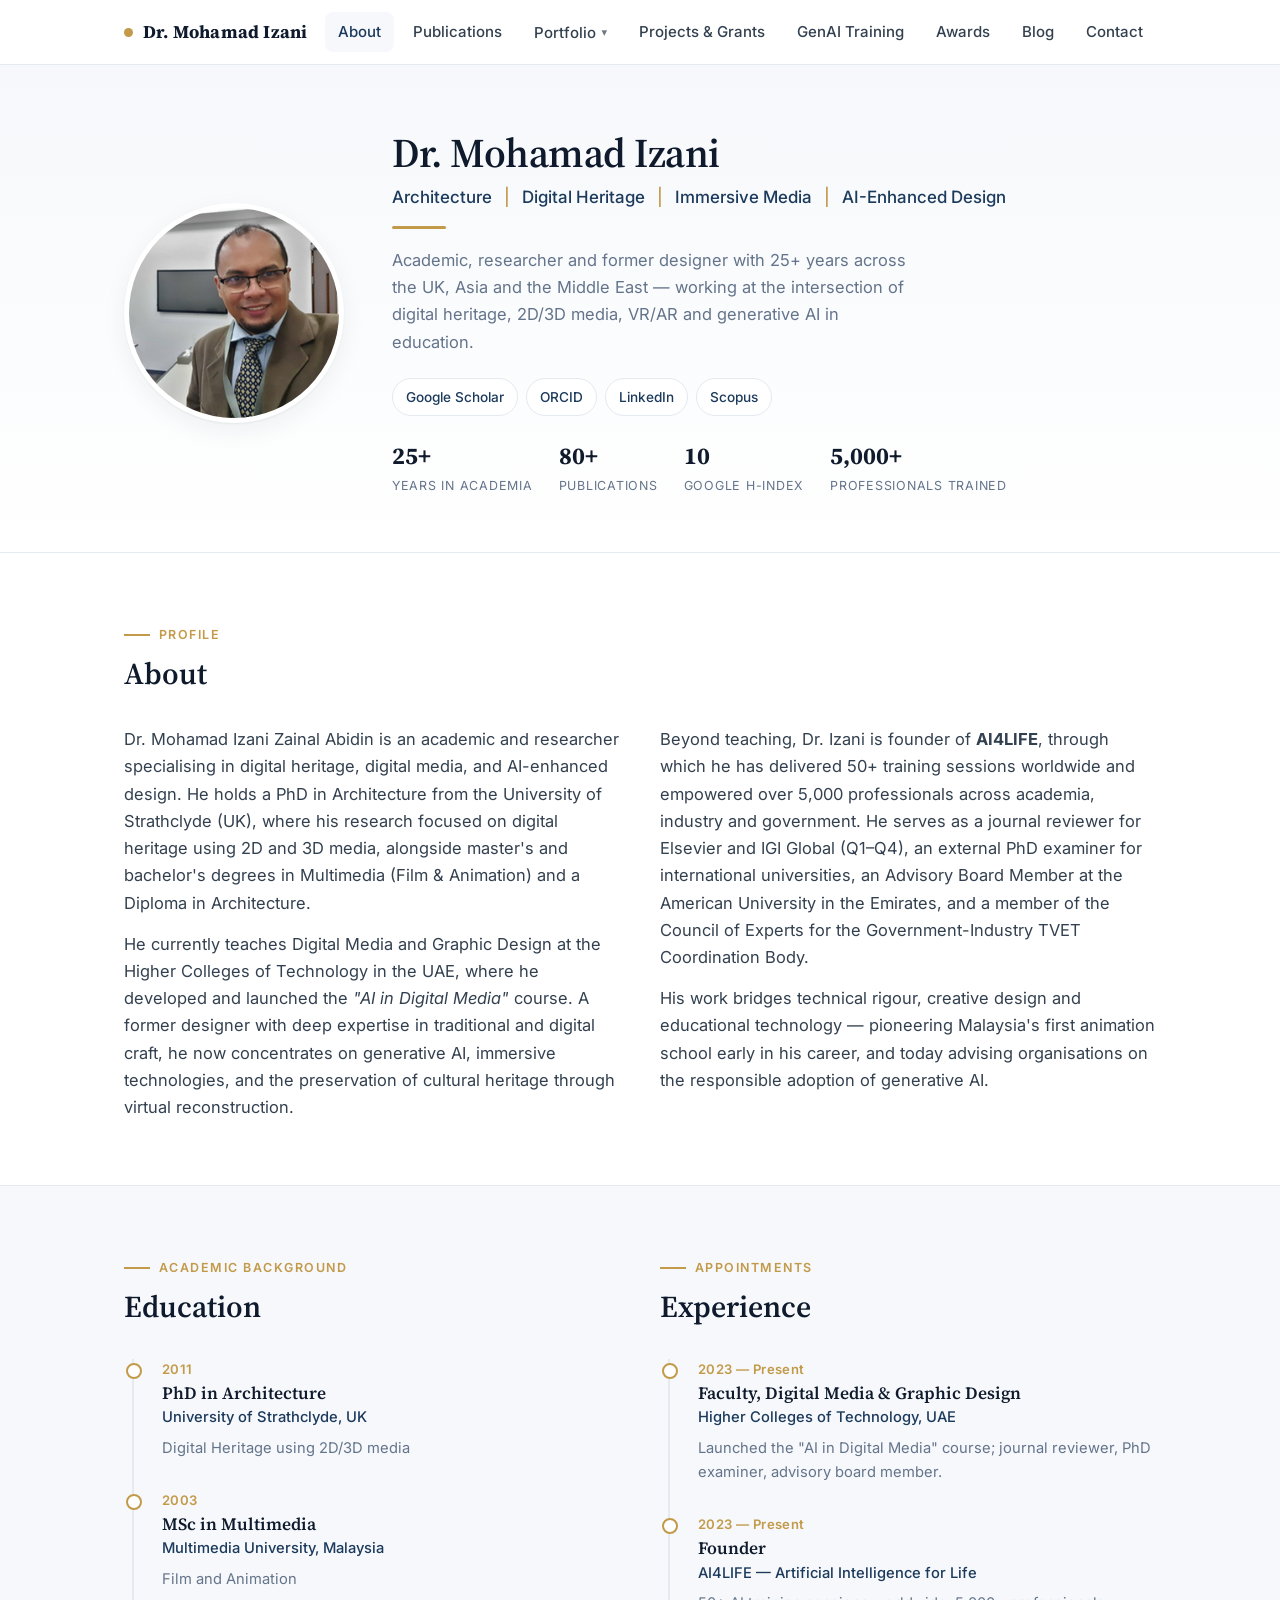
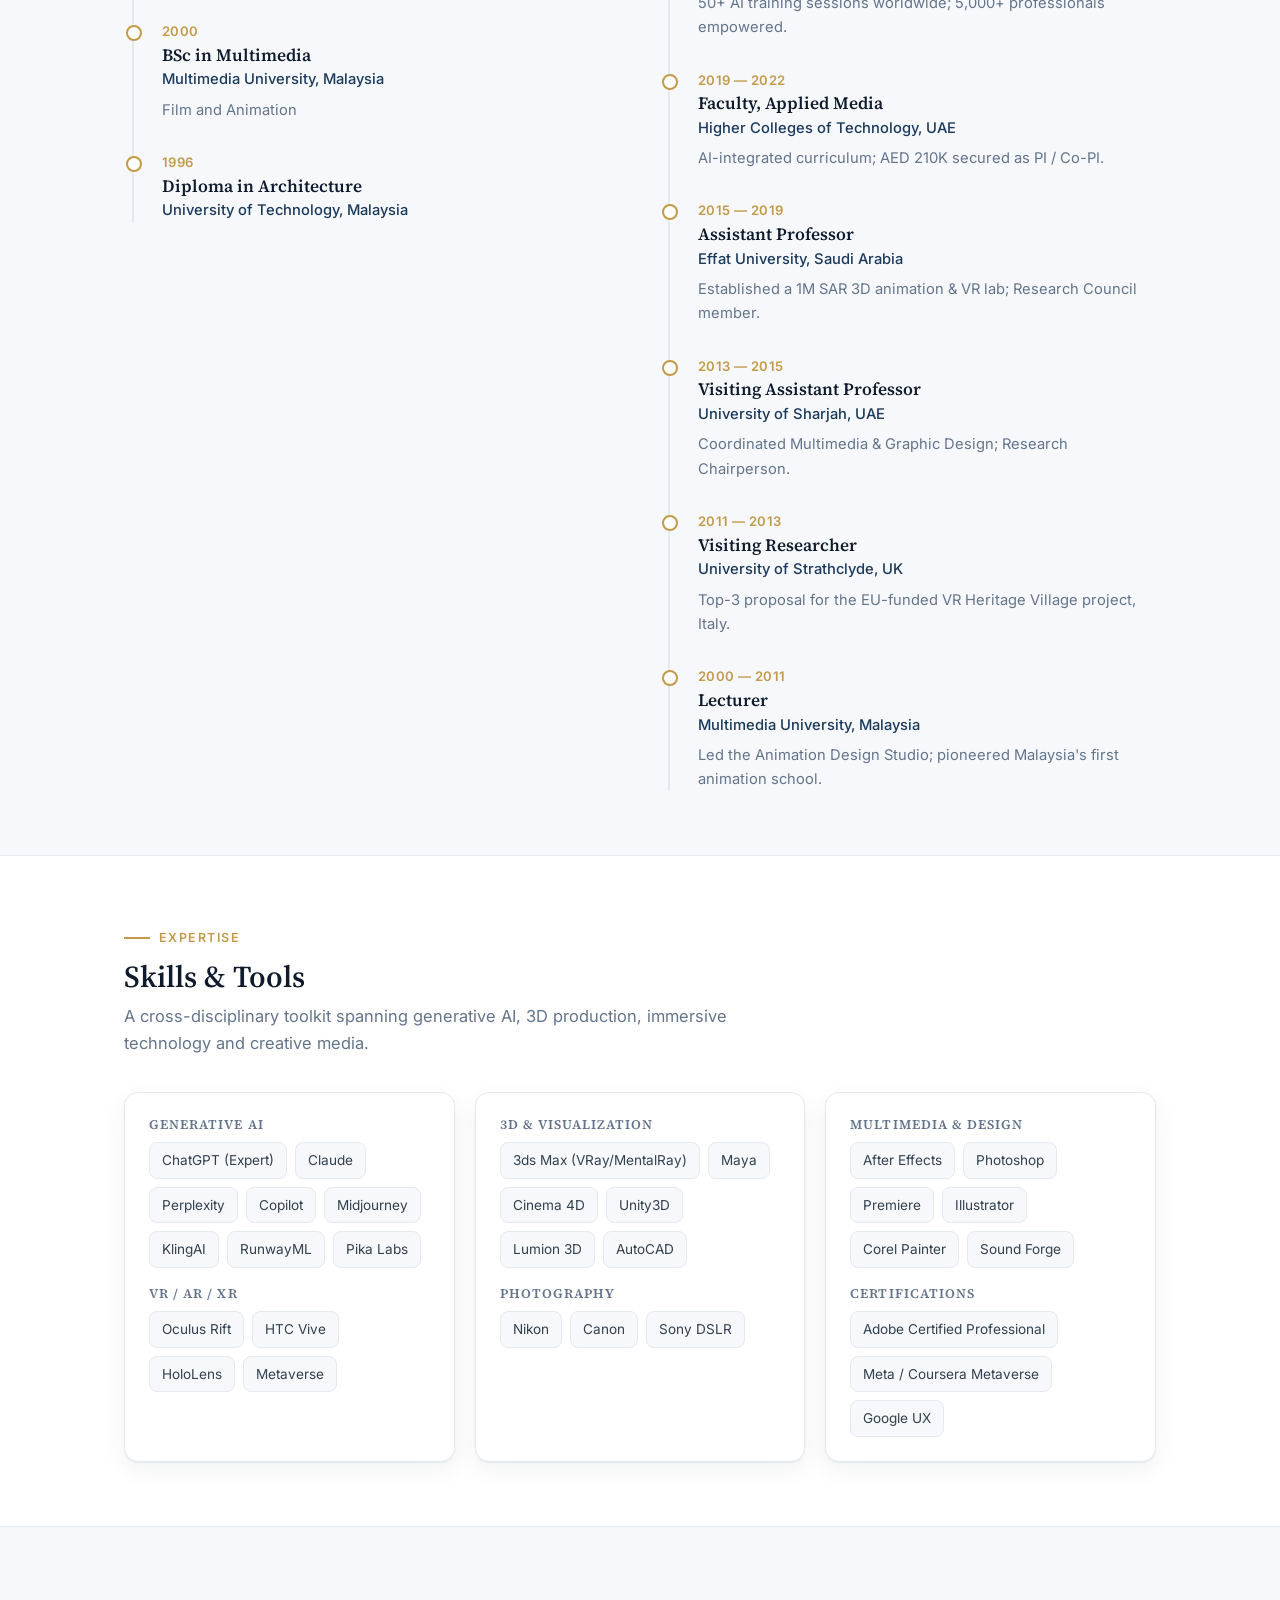
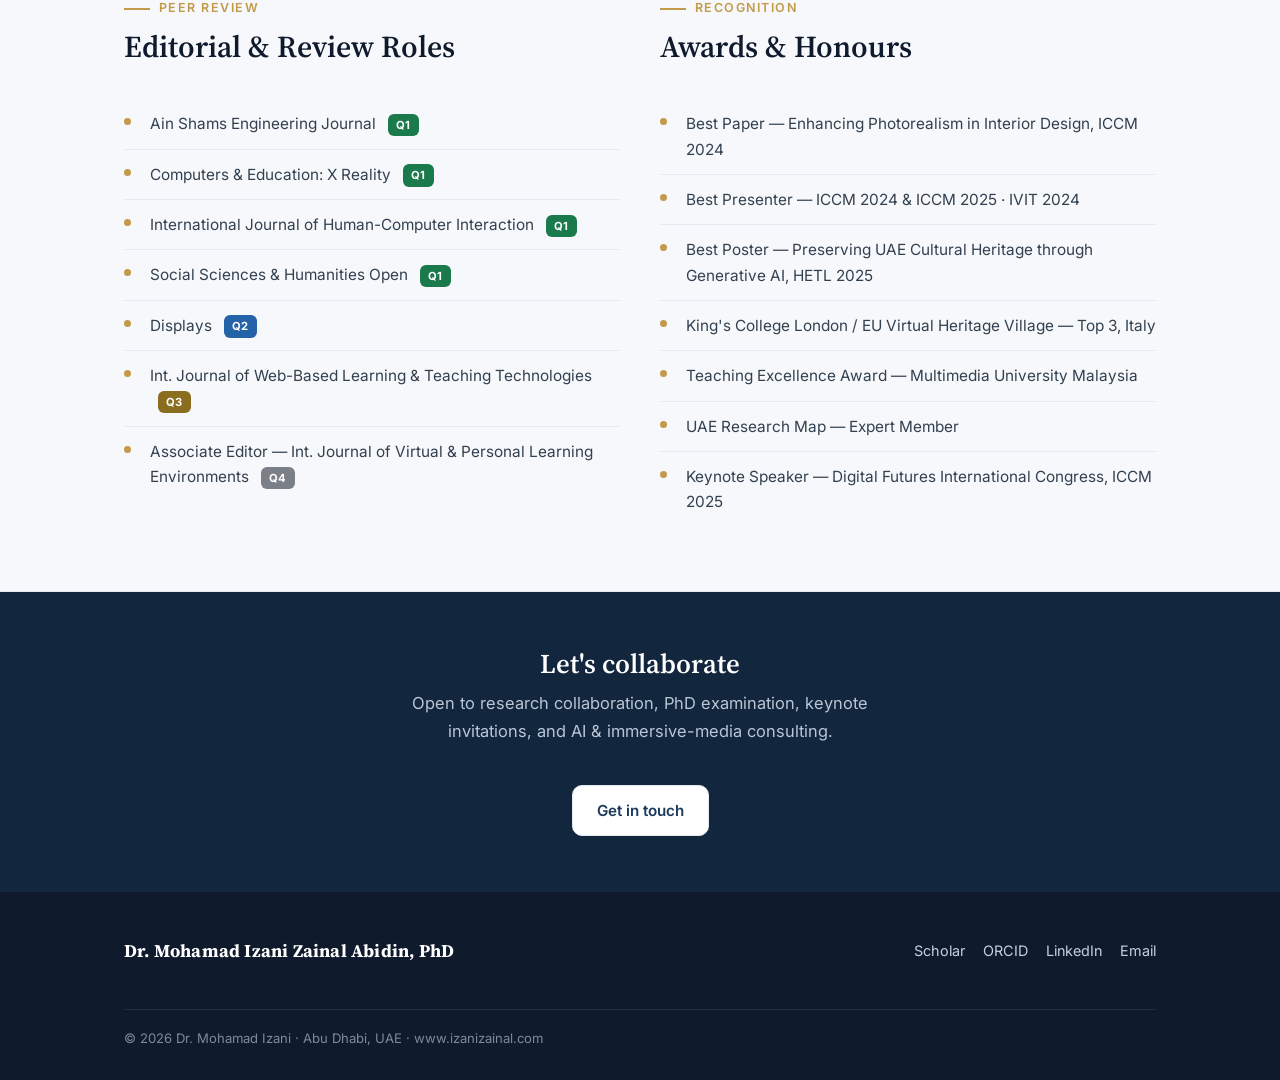
<file: index.html>
<!DOCTYPE html>
<html lang="en">
<head>
<meta charset="UTF-8">
<meta name="viewport" content="width=device-width, initial-scale=1.0">
<title>Dr. Mohamad Izani — Digital Heritage, Immersive Media & AI</title>
<meta name="description" content="Dr. Mohamad Izani Zainal Abidin, PhD — academic and researcher in architecture, digital heritage, digital media, VR/AR and AI-enhanced design.">
<link rel="stylesheet" href="assets/style.css">
</head>
<body>

<!-- NAV -->
<div id="site-nav"></div>

<!-- HERO -->
<header class="hero">
  <div class="hero-inner">
    <img class="hero-photo" src="assets/profile.jpg" alt="Dr. Mohamad Izani">
    <div>
      <h1>Dr. Mohamad Izani</h1>
      <div class="role">Architecture <span class="bar">|</span> Digital Heritage <span class="bar">|</span> Immersive Media <span class="bar">|</span> AI-Enhanced Design</div>
      <div class="accent-line"></div>
      <p class="lead">Academic, researcher and former designer with 25+ years across the UK, Asia and the Middle East — working at the intersection of digital heritage, 2D/3D media, VR/AR and generative AI in education.</p>
      <div class="chips">
        <a class="chip" href="https://scholar.google.com/citations?user=4yNI14cAAAAJ&hl=en" target="_blank" rel="noopener">Google Scholar</a>
        <a class="chip" href="https://orcid.org/0000-0002-8254-1219" target="_blank" rel="noopener">ORCID</a>
        <a class="chip" href="https://www.linkedin.com/in/izanizainal/" target="_blank" rel="noopener">LinkedIn</a>
        <a class="chip" href="https://www.scopus.com/authid/detail.uri?authorId=57223811243" target="_blank" rel="noopener">Scopus</a>
      </div>
      <div class="stat-row">
        <div class="stat"><span class="num">25+</span><span class="lbl">Years in academia</span></div>
        <div class="stat"><span class="num">80+</span><span class="lbl">Publications</span></div>
        <div class="stat"><span class="num">10</span><span class="lbl">Google h-index</span></div>
        <div class="stat"><span class="num">5,000+</span><span class="lbl">Professionals trained</span></div>
      </div>
    </div>
  </div>
</header>

<!-- ABOUT -->
<section id="about">
  <div class="wrap">
    <div class="sec-head reveal">
      <span class="sec-eyebrow">Profile</span>
      <h2>About</h2>
    </div>
    <div class="two-col">
      <div class="reveal">
        <p>Dr. Mohamad Izani Zainal Abidin is an academic and researcher specialising in digital heritage, digital media, and AI-enhanced design. He holds a PhD in Architecture from the University of Strathclyde (UK), where his research focused on digital heritage using 2D and 3D media, alongside master's and bachelor's degrees in Multimedia (Film &amp; Animation) and a Diploma in Architecture.</p>
        <p style="margin-top:14px">He currently teaches Digital Media and Graphic Design at the Higher Colleges of Technology in the UAE, where he developed and launched the <em>"AI in Digital Media"</em> course. A former designer with deep expertise in traditional and digital craft, he now concentrates on generative AI, immersive technologies, and the preservation of cultural heritage through virtual reconstruction.</p>
      </div>
      <div class="reveal">
        <p>Beyond teaching, Dr. Izani is founder of <strong>AI4LIFE</strong>, through which he has delivered 50+ training sessions worldwide and empowered over 5,000 professionals across academia, industry and government. He serves as a journal reviewer for Elsevier and IGI Global (Q1–Q4), an external PhD examiner for international universities, an Advisory Board Member at the American University in the Emirates, and a member of the Council of Experts for the Government-Industry TVET Coordination Body.</p>
        <p style="margin-top:14px">His work bridges technical rigour, creative design and educational technology — pioneering Malaysia's first animation school early in his career, and today advising organisations on the responsible adoption of generative AI.</p>
      </div>
    </div>
  </div>
</section>

<!-- EDUCATION + EXPERIENCE -->
<section class="alt" id="cv">
  <div class="wrap">
    <div class="two-col">
      <div>
        <div class="sec-head reveal">
          <span class="sec-eyebrow">Academic Background</span>
          <h2>Education</h2>
        </div>
        <div class="timeline reveal">
          <div class="tl-item">
            <div class="yr">2011</div>
            <h3>PhD in Architecture</h3>
            <div class="org">University of Strathclyde, UK</div>
            <p>Digital Heritage using 2D/3D media</p>
          </div>
          <div class="tl-item">
            <div class="yr">2003</div>
            <h3>MSc in Multimedia</h3>
            <div class="org">Multimedia University, Malaysia</div>
            <p>Film and Animation</p>
          </div>
          <div class="tl-item">
            <div class="yr">2000</div>
            <h3>BSc in Multimedia</h3>
            <div class="org">Multimedia University, Malaysia</div>
            <p>Film and Animation</p>
          </div>
          <div class="tl-item">
            <div class="yr">1996</div>
            <h3>Diploma in Architecture</h3>
            <div class="org">University of Technology, Malaysia</div>
          </div>
        </div>
      </div>

      <div>
        <div class="sec-head reveal">
          <span class="sec-eyebrow">Appointments</span>
          <h2>Experience</h2>
        </div>
        <div class="timeline reveal">
          <div class="tl-item">
            <div class="yr">2023 — Present</div>
            <h3>Faculty, Digital Media &amp; Graphic Design</h3>
            <div class="org">Higher Colleges of Technology, UAE</div>
            <p>Launched the "AI in Digital Media" course; journal reviewer, PhD examiner, advisory board member.</p>
          </div>
          <div class="tl-item">
            <div class="yr">2023 — Present</div>
            <h3>Founder</h3>
            <div class="org">AI4LIFE — Artificial Intelligence for Life</div>
            <p>50+ AI training sessions worldwide; 5,000+ professionals empowered.</p>
          </div>
          <div class="tl-item">
            <div class="yr">2019 — 2022</div>
            <h3>Faculty, Applied Media</h3>
            <div class="org">Higher Colleges of Technology, UAE</div>
            <p>AI-integrated curriculum; AED 210K secured as PI / Co-PI.</p>
          </div>
          <div class="tl-item">
            <div class="yr">2015 — 2019</div>
            <h3>Assistant Professor</h3>
            <div class="org">Effat University, Saudi Arabia</div>
            <p>Established a 1M SAR 3D animation &amp; VR lab; Research Council member.</p>
          </div>
          <div class="tl-item">
            <div class="yr">2013 — 2015</div>
            <h3>Visiting Assistant Professor</h3>
            <div class="org">University of Sharjah, UAE</div>
            <p>Coordinated Multimedia &amp; Graphic Design; Research Chairperson.</p>
          </div>
          <div class="tl-item">
            <div class="yr">2011 — 2013</div>
            <h3>Visiting Researcher</h3>
            <div class="org">University of Strathclyde, UK</div>
            <p>Top-3 proposal for the EU-funded VR Heritage Village project, Italy.</p>
          </div>
          <div class="tl-item">
            <div class="yr">2000 — 2011</div>
            <h3>Lecturer</h3>
            <div class="org">Multimedia University, Malaysia</div>
            <p>Led the Animation Design Studio; pioneered Malaysia's first animation school.</p>
          </div>
        </div>
      </div>
    </div>
  </div>
</section>

<!-- SKILLS -->
<section id="skills">
  <div class="wrap">
    <div class="sec-head reveal">
      <span class="sec-eyebrow">Expertise</span>
      <h2>Skills &amp; Tools</h2>
      <p>A cross-disciplinary toolkit spanning generative AI, 3D production, immersive technology and creative media.</p>
    </div>
    <div class="grid three reveal">
      <div class="card">
        <div class="skill-block">
          <h4>Generative AI</h4>
          <div class="tags">
            <span class="tag">ChatGPT (Expert)</span><span class="tag">Claude</span><span class="tag">Perplexity</span>
            <span class="tag">Copilot</span><span class="tag">Midjourney</span><span class="tag">KlingAI</span>
            <span class="tag">RunwayML</span><span class="tag">Pika Labs</span>
          </div>
        </div>
        <div class="skill-block" style="margin-bottom:0">
          <h4>VR / AR / XR</h4>
          <div class="tags">
            <span class="tag">Oculus Rift</span><span class="tag">HTC Vive</span><span class="tag">HoloLens</span><span class="tag">Metaverse</span>
          </div>
        </div>
      </div>
      <div class="card">
        <div class="skill-block">
          <h4>3D &amp; Visualization</h4>
          <div class="tags">
            <span class="tag">3ds Max (VRay/MentalRay)</span><span class="tag">Maya</span><span class="tag">Cinema 4D</span>
            <span class="tag">Unity3D</span><span class="tag">Lumion 3D</span><span class="tag">AutoCAD</span>
          </div>
        </div>
        <div class="skill-block" style="margin-bottom:0">
          <h4>Photography</h4>
          <div class="tags">
            <span class="tag">Nikon</span><span class="tag">Canon</span><span class="tag">Sony DSLR</span>
          </div>
        </div>
      </div>
      <div class="card">
        <div class="skill-block">
          <h4>Multimedia &amp; Design</h4>
          <div class="tags">
            <span class="tag">After Effects</span><span class="tag">Photoshop</span><span class="tag">Premiere</span>
            <span class="tag">Illustrator</span><span class="tag">Corel Painter</span><span class="tag">Sound Forge</span>
          </div>
        </div>
        <div class="skill-block" style="margin-bottom:0">
          <h4>Certifications</h4>
          <div class="tags">
            <span class="tag">Adobe Certified Professional</span><span class="tag">Meta / Coursera Metaverse</span><span class="tag">Google UX</span>
          </div>
        </div>
      </div>
    </div>
  </div>
</section>

<!-- EDITORIAL + AWARDS -->
<section class="alt" id="service">
  <div class="wrap">
    <div class="two-col">
      <div>
        <div class="sec-head reveal">
          <span class="sec-eyebrow">Peer Review</span>
          <h2>Editorial &amp; Review Roles</h2>
        </div>
        <ul class="list reveal">
          <li>Ain Shams Engineering Journal <span class="q-tag q1">Q1</span></li>
          <li>Computers &amp; Education: X Reality <span class="q-tag q1">Q1</span></li>
          <li>International Journal of Human-Computer Interaction <span class="q-tag q1">Q1</span></li>
          <li>Social Sciences &amp; Humanities Open <span class="q-tag q1">Q1</span></li>
          <li>Displays <span class="q-tag q2">Q2</span></li>
          <li>Int. Journal of Web-Based Learning &amp; Teaching Technologies <span class="q-tag q3">Q3</span></li>
          <li>Associate Editor — Int. Journal of Virtual &amp; Personal Learning Environments <span class="q-tag q4">Q4</span></li>
        </ul>
      </div>
      <div>
        <div class="sec-head reveal">
          <span class="sec-eyebrow">Recognition</span>
          <h2>Awards &amp; Honours</h2>
        </div>
        <ul class="list reveal">
          <li>Best Paper — Enhancing Photorealism in Interior Design, ICCM 2024</li>
          <li>Best Presenter — ICCM 2024 &amp; ICCM 2025 · IVIT 2024</li>
          <li>Best Poster — Preserving UAE Cultural Heritage through Generative AI, HETL 2025</li>
          <li>King's College London / EU Virtual Heritage Village — Top 3, Italy</li>
          <li>Teaching Excellence Award — Multimedia University Malaysia</li>
          <li>UAE Research Map — Expert Member</li>
          <li>Keynote Speaker — Digital Futures International Congress, ICCM 2025</li>
        </ul>
      </div>
    </div>
  </div>
</section>

<!-- CTA -->
<section style="padding:0">
  <div class="cta reveal">
    <h2>Let's collaborate</h2>
    <p>Open to research collaboration, PhD examination, keynote invitations, and AI &amp; immersive-media consulting.</p>
    <a class="btn ghost" href="contact.html">Get in touch</a>
  </div>
</section>

<!-- FOOTER -->
<div id="site-footer"></div>

<script src="assets/main.js"></script>
</body>
</html>
</file>
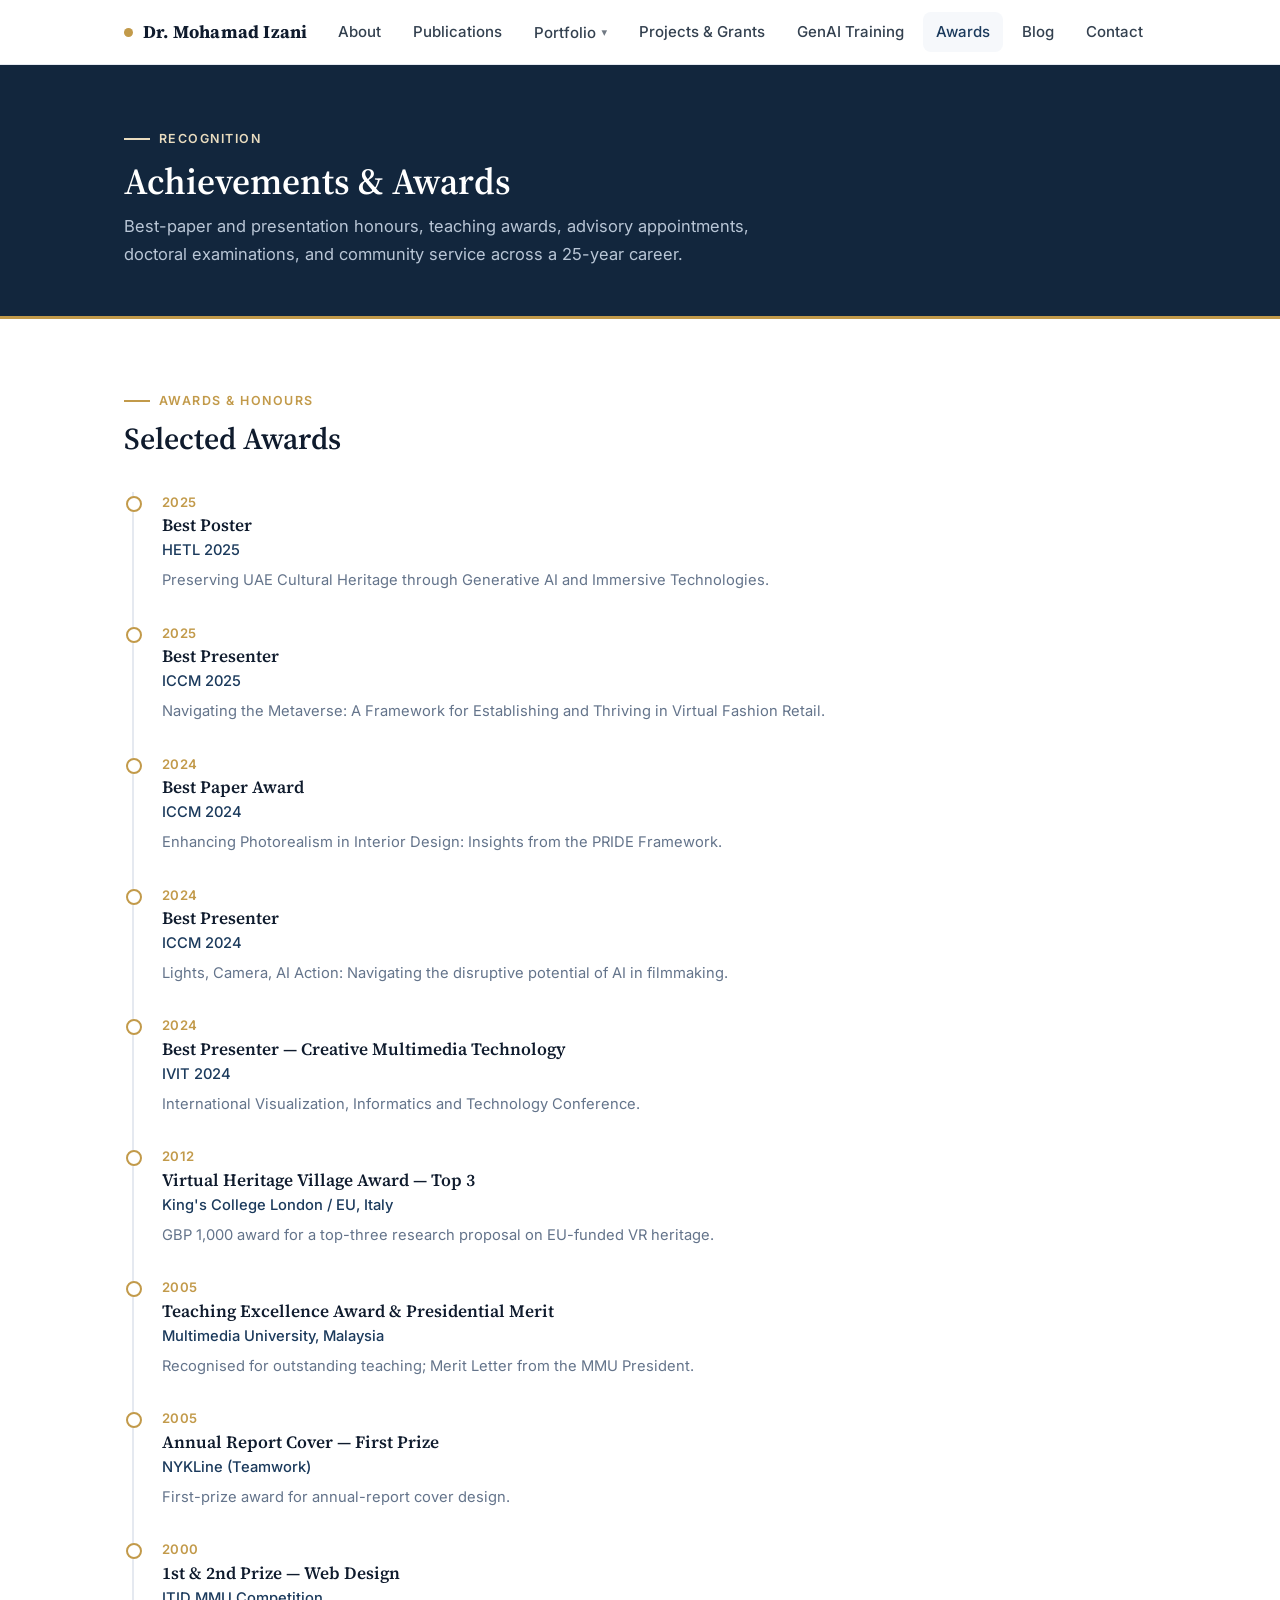
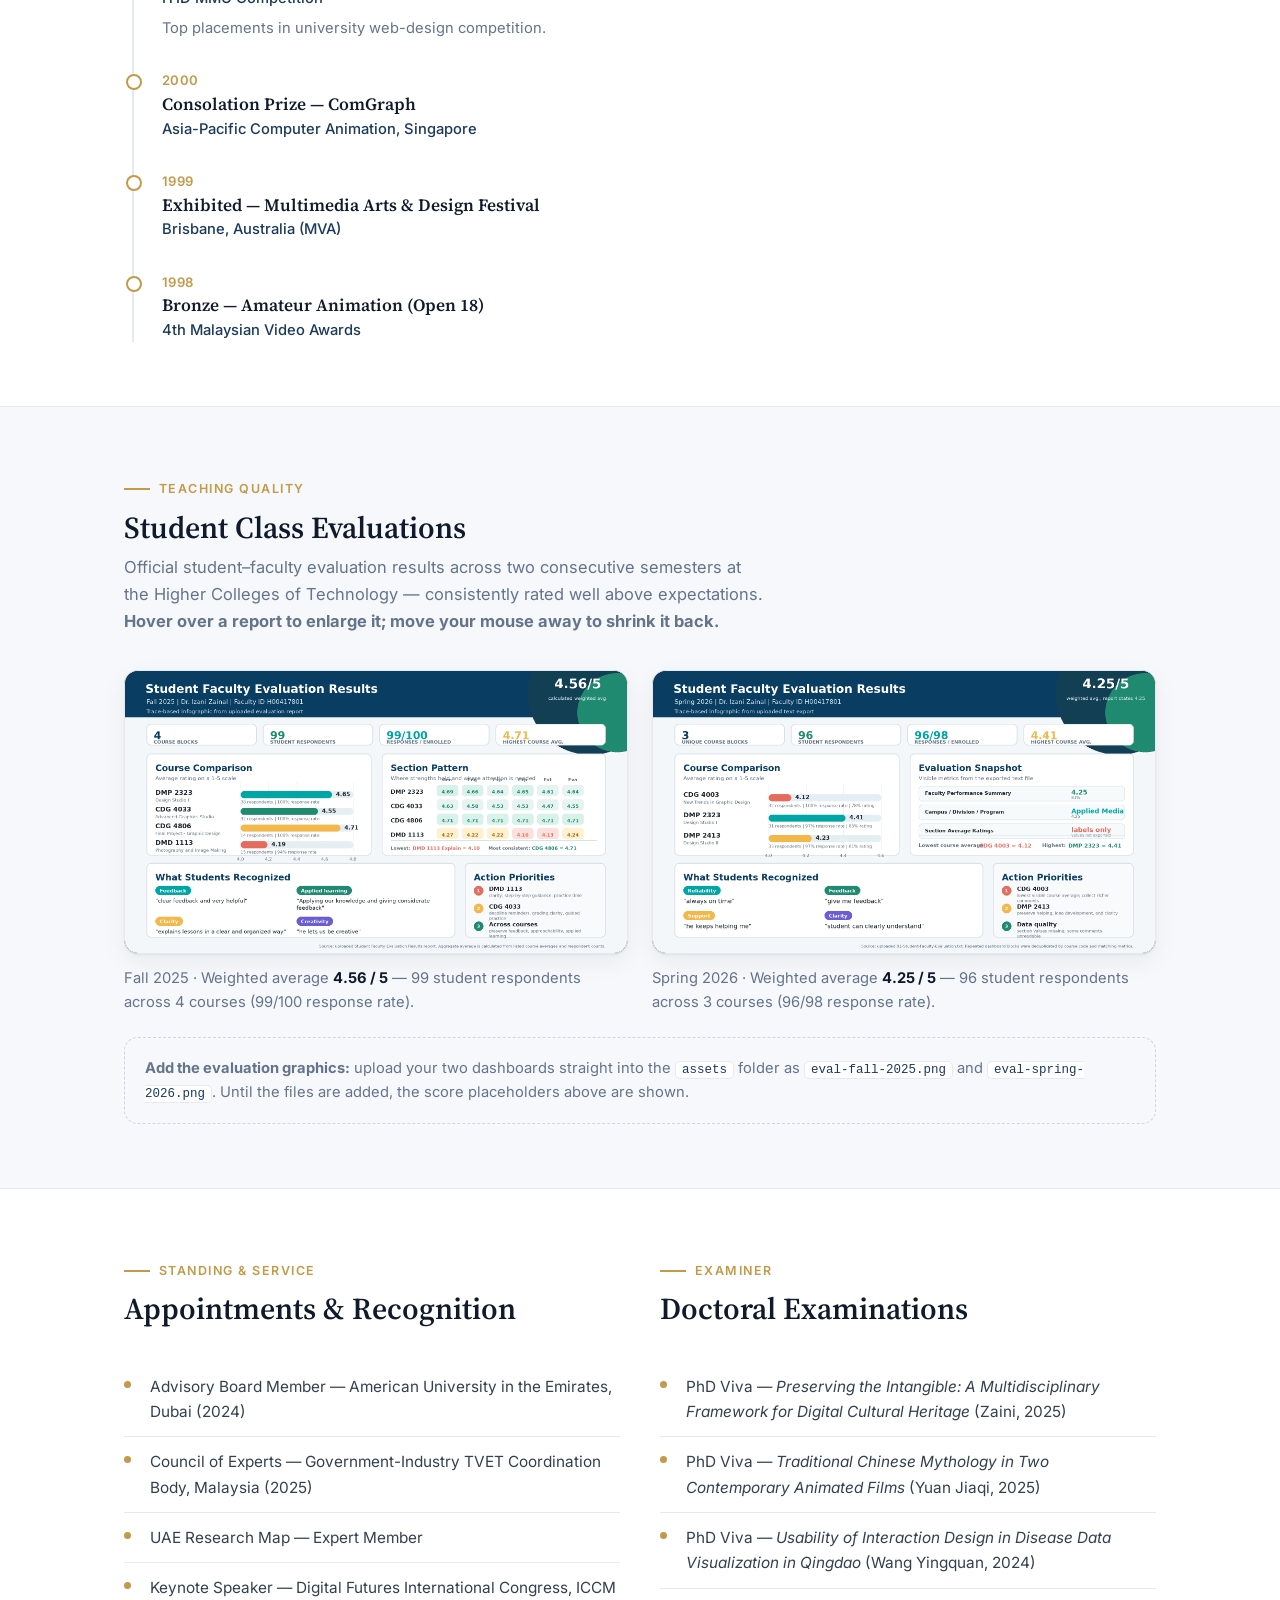
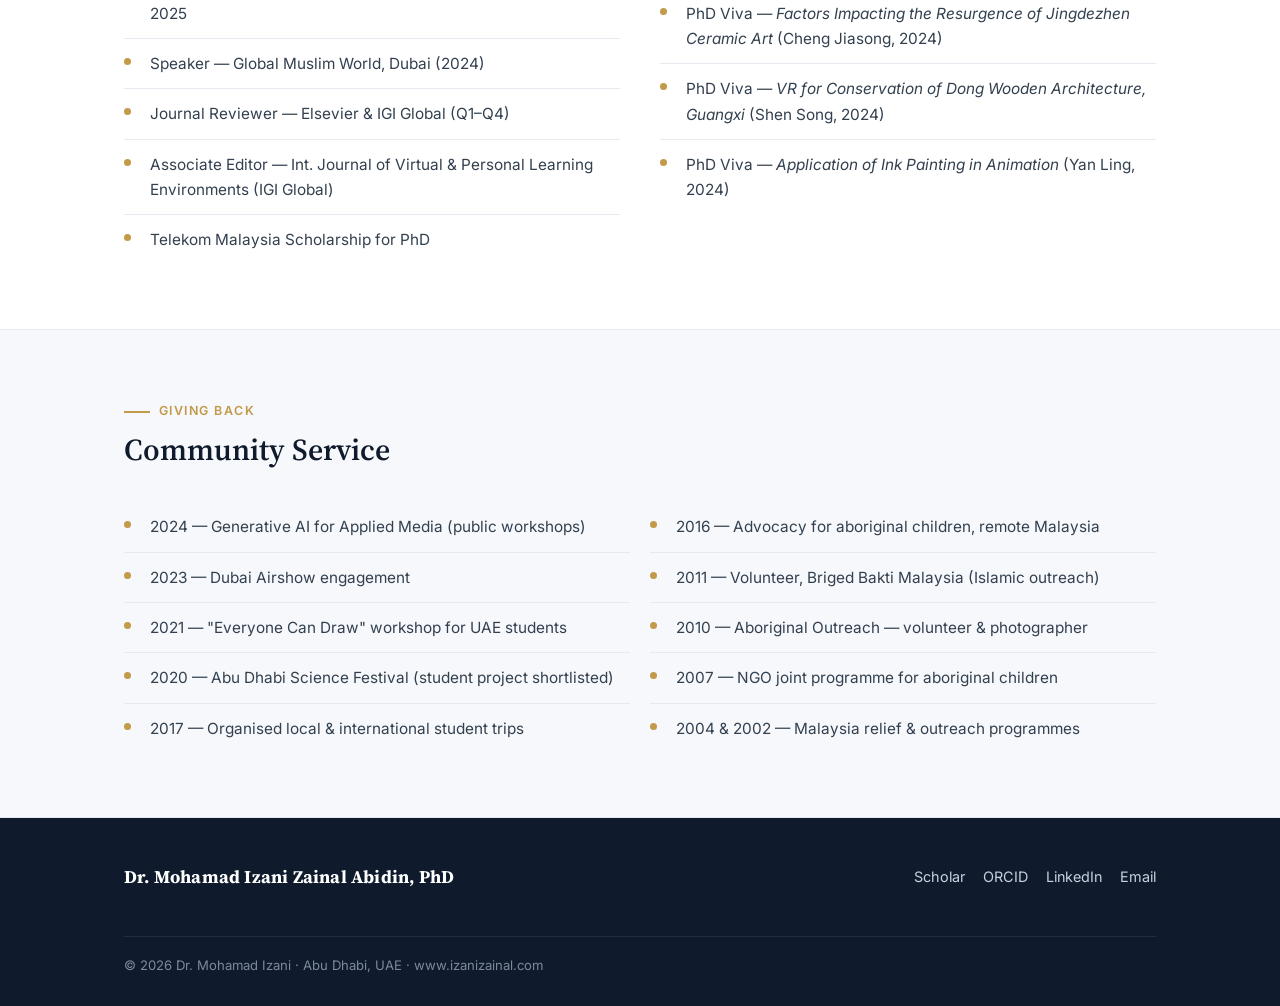
<file: awards.html>
<!DOCTYPE html>
<html lang="en">
<head>
<meta charset="UTF-8">
<meta name="viewport" content="width=device-width, initial-scale=1.0">
<title>Achievements &amp; Awards — Dr. Mohamad Izani</title>
<meta name="description" content="Awards, honours, appointments, doctoral examinations and community service of Dr. Mohamad Izani Zainal Abidin.">
<link rel="stylesheet" href="assets/style.css">
<style>
  .eval-grid{display:grid;grid-template-columns:1fr 1fr;gap:24px}
  @media(max-width:820px){.eval-grid{grid-template-columns:1fr}}
  .eval-fig{margin:0}
  .eval-card{
    position:relative;z-index:1;display:block;border:1px solid var(--line);border-radius:14px;
    overflow:hidden;box-shadow:var(--shadow);background:#0e2036;
    transition:transform .3s ease, box-shadow .3s ease;
  }
  .eval-card img{display:block;width:100%;height:auto}
  .eval-ph{min-height:230px;display:none;flex-direction:column;align-items:center;justify-content:center;gap:6px;color:#fff;background:linear-gradient(135deg,#12263d,#1b6b52);font-family:'Source Serif 4',Georgia,serif;text-align:center;padding:20px}
  .eval-ph .big{font-size:2.6rem;font-weight:700;line-height:1}
  .eval-cap{margin-top:12px;font-size:.92rem;color:var(--muted)}
  .eval-cap strong{color:var(--ink)}

  /* hover to enlarge — grows in place, returns when the mouse leaves */
  @media (hover:hover){
    .eval-card{cursor:zoom-in}
    .eval-card:hover{transform:scale(1.55);z-index:8;box-shadow:0 26px 64px rgba(16,27,45,.4)}
    .eval-fig:first-child .eval-card:hover{transform-origin:left center}
    .eval-fig:last-child  .eval-card:hover{transform-origin:right center}
  }
</style>
</head>
<body>

<div id="site-nav"></div>

<div class="page-head">
  <div class="wrap">
    <span class="sec-eyebrow">Recognition</span>
    <h1>Achievements &amp; Awards</h1>
    <p>Best-paper and presentation honours, teaching awards, advisory appointments, doctoral examinations, and community service across a 25-year career.</p>
  </div>
</div>

<!-- AWARDS TIMELINE -->
<section>
  <div class="wrap">
    <div class="sec-head reveal">
      <span class="sec-eyebrow">Awards &amp; Honours</span>
      <h2>Selected Awards</h2>
    </div>
    <div class="timeline reveal">
      <div class="tl-item"><div class="yr">2025</div><h3>Best Poster</h3><div class="org">HETL 2025</div><p>Preserving UAE Cultural Heritage through Generative AI and Immersive Technologies.</p></div>
      <div class="tl-item"><div class="yr">2025</div><h3>Best Presenter</h3><div class="org">ICCM 2025</div><p>Navigating the Metaverse: A Framework for Establishing and Thriving in Virtual Fashion Retail.</p></div>
      <div class="tl-item"><div class="yr">2024</div><h3>Best Paper Award</h3><div class="org">ICCM 2024</div><p>Enhancing Photorealism in Interior Design: Insights from the PRIDE Framework.</p></div>
      <div class="tl-item"><div class="yr">2024</div><h3>Best Presenter</h3><div class="org">ICCM 2024</div><p>Lights, Camera, AI Action: Navigating the disruptive potential of AI in filmmaking.</p></div>
      <div class="tl-item"><div class="yr">2024</div><h3>Best Presenter — Creative Multimedia Technology</h3><div class="org">IVIT 2024</div><p>International Visualization, Informatics and Technology Conference.</p></div>
      <div class="tl-item"><div class="yr">2012</div><h3>Virtual Heritage Village Award — Top 3</h3><div class="org">King's College London / EU, Italy</div><p>GBP 1,000 award for a top-three research proposal on EU-funded VR heritage.</p></div>
      <div class="tl-item"><div class="yr">2005</div><h3>Teaching Excellence Award &amp; Presidential Merit</h3><div class="org">Multimedia University, Malaysia</div><p>Recognised for outstanding teaching; Merit Letter from the MMU President.</p></div>
      <div class="tl-item"><div class="yr">2005</div><h3>Annual Report Cover — First Prize</h3><div class="org">NYKLine (Teamwork)</div><p>First-prize award for annual-report cover design.</p></div>
      <div class="tl-item"><div class="yr">2000</div><h3>1st &amp; 2nd Prize — Web Design</h3><div class="org">ITID MMU Competition</div><p>Top placements in university web-design competition.</p></div>
      <div class="tl-item"><div class="yr">2000</div><h3>Consolation Prize — ComGraph</h3><div class="org">Asia-Pacific Computer Animation, Singapore</div></div>
      <div class="tl-item"><div class="yr">1999</div><h3>Exhibited — Multimedia Arts &amp; Design Festival</h3><div class="org">Brisbane, Australia (MVA)</div></div>
      <div class="tl-item"><div class="yr">1998</div><h3>Bronze — Amateur Animation (Open 18)</h3><div class="org">4th Malaysian Video Awards</div></div>
    </div>
  </div>
</section>

<!-- STUDENT EVALUATIONS -->
<section class="alt" id="evaluations">
  <div class="wrap">
    <div class="sec-head reveal">
      <span class="sec-eyebrow">Teaching Quality</span>
      <h2>Student Class Evaluations</h2>
      <p>Official student–faculty evaluation results across two consecutive semesters at the Higher Colleges of Technology — consistently rated well above expectations. <strong>Hover over a report to enlarge it; move your mouse away to shrink it back.</strong></p>
    </div>

    <div class="eval-grid reveal">
      <div class="eval-fig">
        <div class="eval-card">
          <img src="assets/eval-fall-2025.png" alt="Fall 2025 Student Faculty Evaluation Results — weighted average 4.56 out of 5" onerror="this.style.display='none';this.nextElementSibling.style.display='flex';">
          <div class="eval-ph"><span class="big">4.56 / 5</span><span>Fall 2025 — add image</span></div>
        </div>
        <div class="eval-cap">Fall 2025 · Weighted average <strong>4.56 / 5</strong> — 99 student respondents across 4 courses (99/100 response rate).</div>
      </div>

      <div class="eval-fig">
        <div class="eval-card">
          <img src="assets/eval-spring-2026.png" alt="Spring 2026 Student Faculty Evaluation Results — weighted average 4.25 out of 5" onerror="this.style.display='none';this.nextElementSibling.style.display='flex';">
          <div class="eval-ph"><span class="big">4.25 / 5</span><span>Spring 2026 — add image</span></div>
        </div>
        <div class="eval-cap">Spring 2026 · Weighted average <strong>4.25 / 5</strong> — 96 student respondents across 3 courses (96/98 response rate).</div>
      </div>
    </div>

    <div class="note reveal" style="margin-top:22px">
      <strong>Add the evaluation graphics:</strong> upload your two dashboards straight into the <code>assets</code> folder as <code>eval-fall-2025.png</code> and <code>eval-spring-2026.png</code>. Until the files are added, the score placeholders above are shown.
    </div>
  </div>
</section>

<!-- APPOINTMENTS -->
<section>
  <div class="wrap">
    <div class="two-col">
      <div>
        <div class="sec-head reveal">
          <span class="sec-eyebrow">Standing &amp; Service</span>
          <h2>Appointments &amp; Recognition</h2>
        </div>
        <ul class="list reveal">
          <li>Advisory Board Member — American University in the Emirates, Dubai (2024)</li>
          <li>Council of Experts — Government-Industry TVET Coordination Body, Malaysia (2025)</li>
          <li>UAE Research Map — Expert Member</li>
          <li>Keynote Speaker — Digital Futures International Congress, ICCM 2025</li>
          <li>Speaker — Global Muslim World, Dubai (2024)</li>
          <li>Journal Reviewer — Elsevier &amp; IGI Global (Q1–Q4)</li>
          <li>Associate Editor — Int. Journal of Virtual &amp; Personal Learning Environments (IGI Global)</li>
          <li>Telekom Malaysia Scholarship for PhD</li>
        </ul>
      </div>
      <div>
        <div class="sec-head reveal">
          <span class="sec-eyebrow">Examiner</span>
          <h2>Doctoral Examinations</h2>
        </div>
        <ul class="list reveal">
          <li>PhD Viva — <em>Preserving the Intangible: A Multidisciplinary Framework for Digital Cultural Heritage</em> (Zaini, 2025)</li>
          <li>PhD Viva — <em>Traditional Chinese Mythology in Two Contemporary Animated Films</em> (Yuan Jiaqi, 2025)</li>
          <li>PhD Viva — <em>Usability of Interaction Design in Disease Data Visualization in Qingdao</em> (Wang Yingquan, 2024)</li>
          <li>PhD Viva — <em>Factors Impacting the Resurgence of Jingdezhen Ceramic Art</em> (Cheng Jiasong, 2024)</li>
          <li>PhD Viva — <em>VR for Conservation of Dong Wooden Architecture, Guangxi</em> (Shen Song, 2024)</li>
          <li>PhD Viva — <em>Application of Ink Painting in Animation</em> (Yan Ling, 2024)</li>
        </ul>
      </div>
    </div>
  </div>
</section>

<!-- COMMUNITY -->
<section class="alt">
  <div class="wrap">
    <div class="sec-head reveal">
      <span class="sec-eyebrow">Giving Back</span>
      <h2>Community Service</h2>
    </div>
    <div class="grid two reveal">
      <ul class="list">
        <li>2024 — Generative AI for Applied Media (public workshops)</li>
        <li>2023 — Dubai Airshow engagement</li>
        <li>2021 — "Everyone Can Draw" workshop for UAE students</li>
        <li>2020 — Abu Dhabi Science Festival (student project shortlisted)</li>
        <li>2017 — Organised local &amp; international student trips</li>
      </ul>
      <ul class="list">
        <li>2016 — Advocacy for aboriginal children, remote Malaysia</li>
        <li>2011 — Volunteer, Briged Bakti Malaysia (Islamic outreach)</li>
        <li>2010 — Aboriginal Outreach — volunteer &amp; photographer</li>
        <li>2007 — NGO joint programme for aboriginal children</li>
        <li>2004 &amp; 2002 — Malaysia relief &amp; outreach programmes</li>
      </ul>
    </div>
  </div>
</section>

<div id="site-footer"></div>
<script src="assets/main.js"></script>
</body>
</html>
</file>
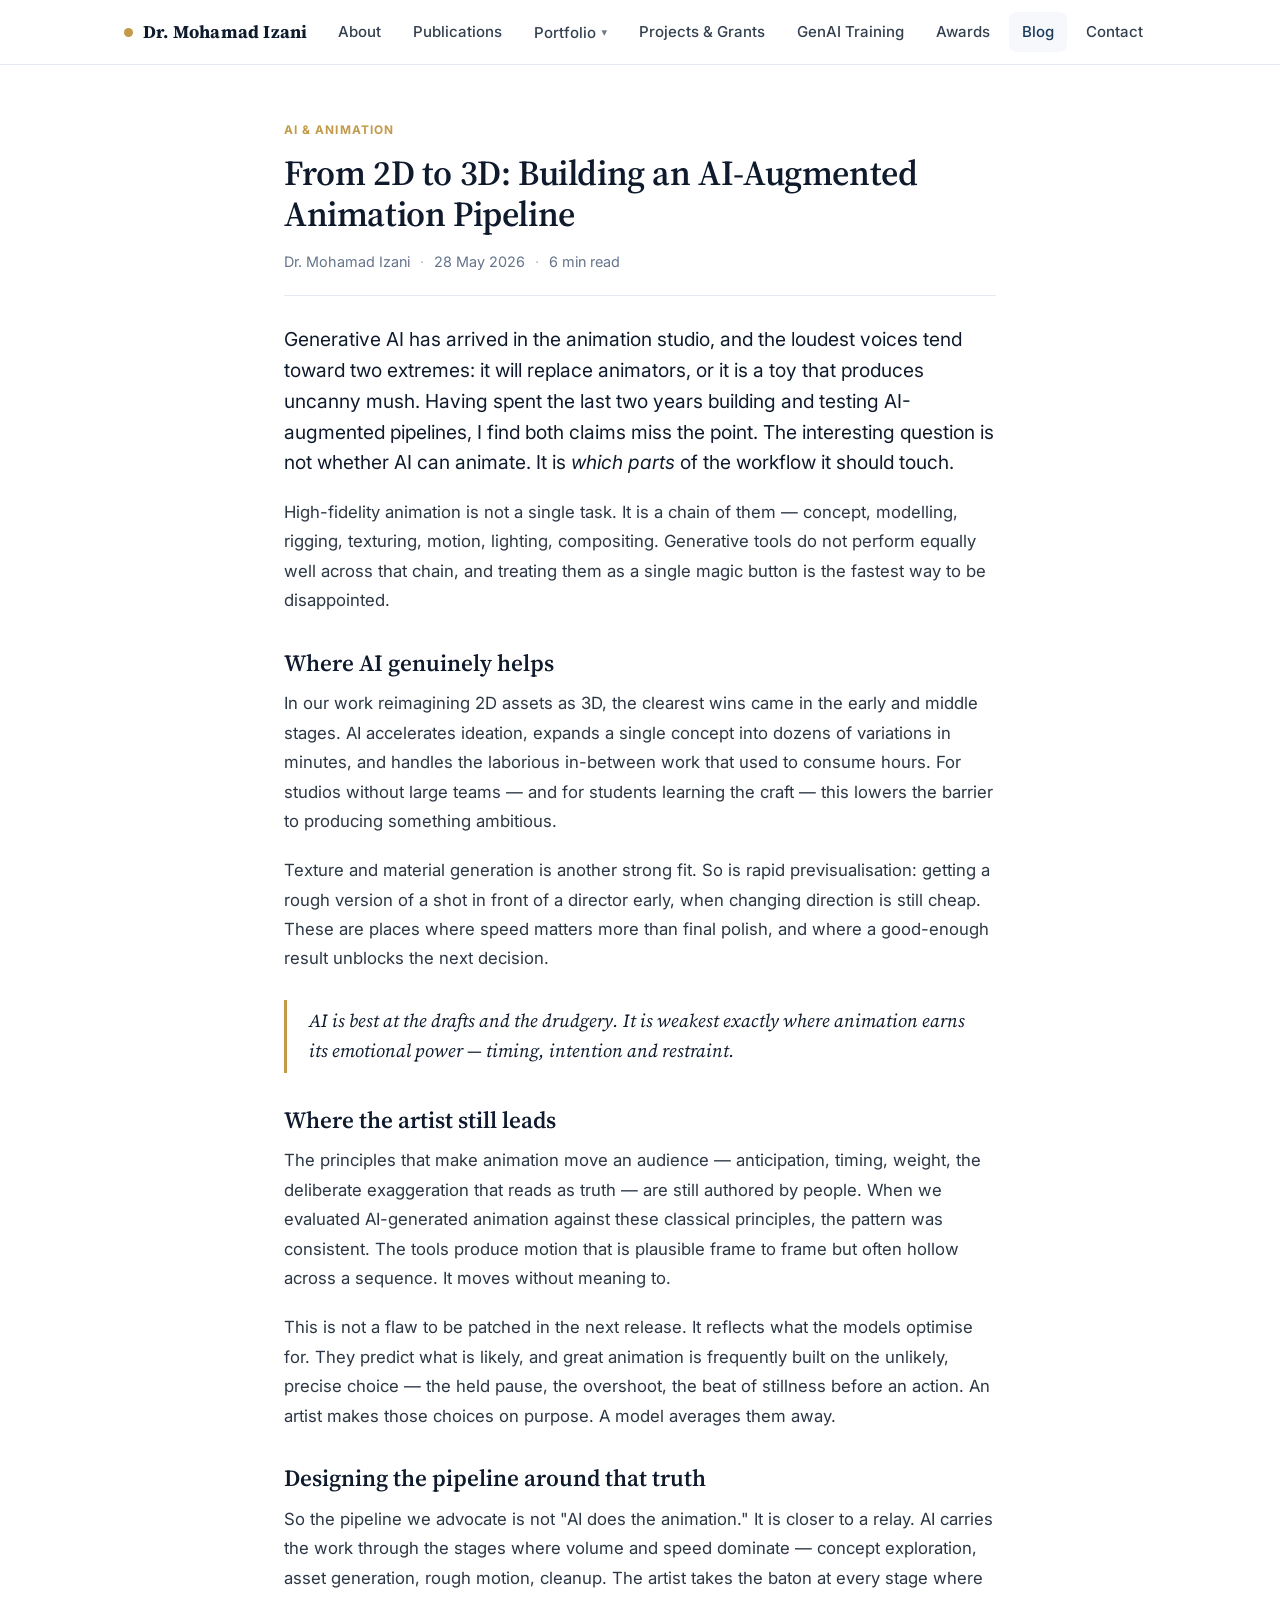
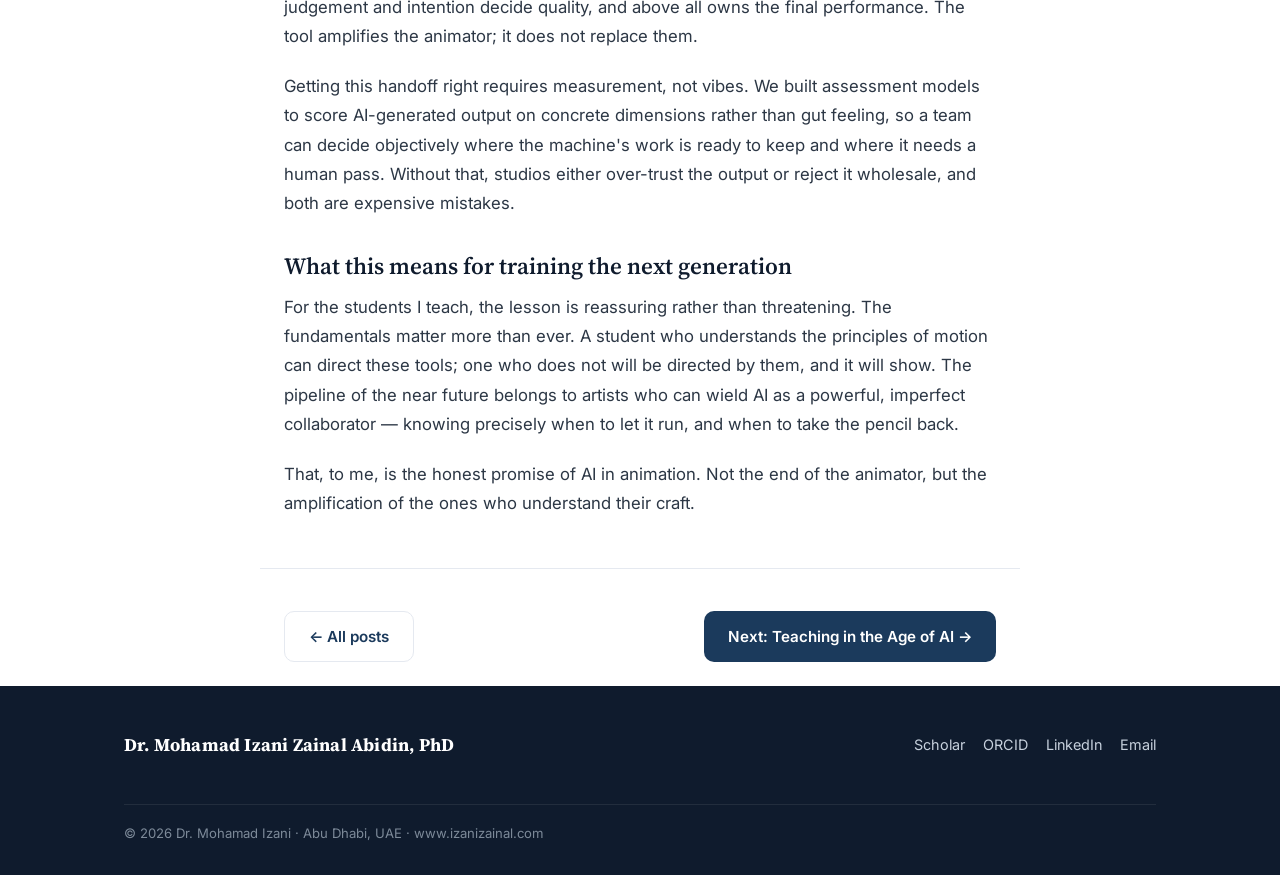
<file: blog-2d-to-3d-ai.html>
<!DOCTYPE html>
<html lang="en">
<head>
<meta charset="UTF-8">
<meta name="viewport" content="width=device-width, initial-scale=1.0">
<title>From 2D to 3D: An AI-Augmented Animation Pipeline — Dr. Mohamad Izani</title>
<meta name="description" content="Where generative AI genuinely helps a high-fidelity animation workflow — and where the artist still has to lead.">
<link rel="stylesheet" href="assets/style.css">
</head>
<body>

<div id="site-nav"></div>

<article class="article">
  <div class="kicker">AI &amp; Animation</div>
  <h1>From 2D to 3D: Building an AI-Augmented Animation Pipeline</h1>
  <div class="byline">
    <span>Dr. Mohamad Izani</span><span class="sep">·</span><span>28 May 2026</span><span class="sep">·</span><span>6 min read</span>
  </div>

  <p class="lede">Generative AI has arrived in the animation studio, and the loudest voices tend toward two extremes: it will replace animators, or it is a toy that produces uncanny mush. Having spent the last two years building and testing AI-augmented pipelines, I find both claims miss the point. The interesting question is not whether AI can animate. It is <em>which parts</em> of the workflow it should touch.</p>

  <p>High-fidelity animation is not a single task. It is a chain of them — concept, modelling, rigging, texturing, motion, lighting, compositing. Generative tools do not perform equally well across that chain, and treating them as a single magic button is the fastest way to be disappointed.</p>

  <h2>Where AI genuinely helps</h2>
  <p>In our work reimagining 2D assets as 3D, the clearest wins came in the early and middle stages. AI accelerates ideation, expands a single concept into dozens of variations in minutes, and handles the laborious in-between work that used to consume hours. For studios without large teams — and for students learning the craft — this lowers the barrier to producing something ambitious.</p>

  <p>Texture and material generation is another strong fit. So is rapid previsualisation: getting a rough version of a shot in front of a director early, when changing direction is still cheap. These are places where speed matters more than final polish, and where a good-enough result unblocks the next decision.</p>

  <blockquote>AI is best at the drafts and the drudgery. It is weakest exactly where animation earns its emotional power — timing, intention and restraint.</blockquote>

  <h2>Where the artist still leads</h2>
  <p>The principles that make animation move an audience — anticipation, timing, weight, the deliberate exaggeration that reads as truth — are still authored by people. When we evaluated AI-generated animation against these classical principles, the pattern was consistent. The tools produce motion that is plausible frame to frame but often hollow across a sequence. It moves without meaning to.</p>

  <p>This is not a flaw to be patched in the next release. It reflects what the models optimise for. They predict what is likely, and great animation is frequently built on the unlikely, precise choice — the held pause, the overshoot, the beat of stillness before an action. An artist makes those choices on purpose. A model averages them away.</p>

  <h2>Designing the pipeline around that truth</h2>
  <p>So the pipeline we advocate is not "AI does the animation." It is closer to a relay. AI carries the work through the stages where volume and speed dominate — concept exploration, asset generation, rough motion, cleanup. The artist takes the baton at every stage where judgement and intention decide quality, and above all owns the final performance. The tool amplifies the animator; it does not replace them.</p>

  <p>Getting this handoff right requires measurement, not vibes. We built assessment models to score AI-generated output on concrete dimensions rather than gut feeling, so a team can decide objectively where the machine's work is ready to keep and where it needs a human pass. Without that, studios either over-trust the output or reject it wholesale, and both are expensive mistakes.</p>

  <h2>What this means for training the next generation</h2>
  <p>For the students I teach, the lesson is reassuring rather than threatening. The fundamentals matter more than ever. A student who understands the principles of motion can direct these tools; one who does not will be directed by them, and it will show. The pipeline of the near future belongs to artists who can wield AI as a powerful, imperfect collaborator — knowing precisely when to let it run, and when to take the pencil back.</p>

  <p>That, to me, is the honest promise of AI in animation. Not the end of the animator, but the amplification of the ones who understand their craft.</p>
</article>

<nav class="post-nav">
  <a class="btn ghost" href="blog.html">← All posts</a>
  <a class="btn" href="blog-genai-education.html">Next: Teaching in the Age of AI →</a>
</nav>

<div id="site-footer"></div>
<script src="assets/main.js"></script>
</body>
</html>
</file>
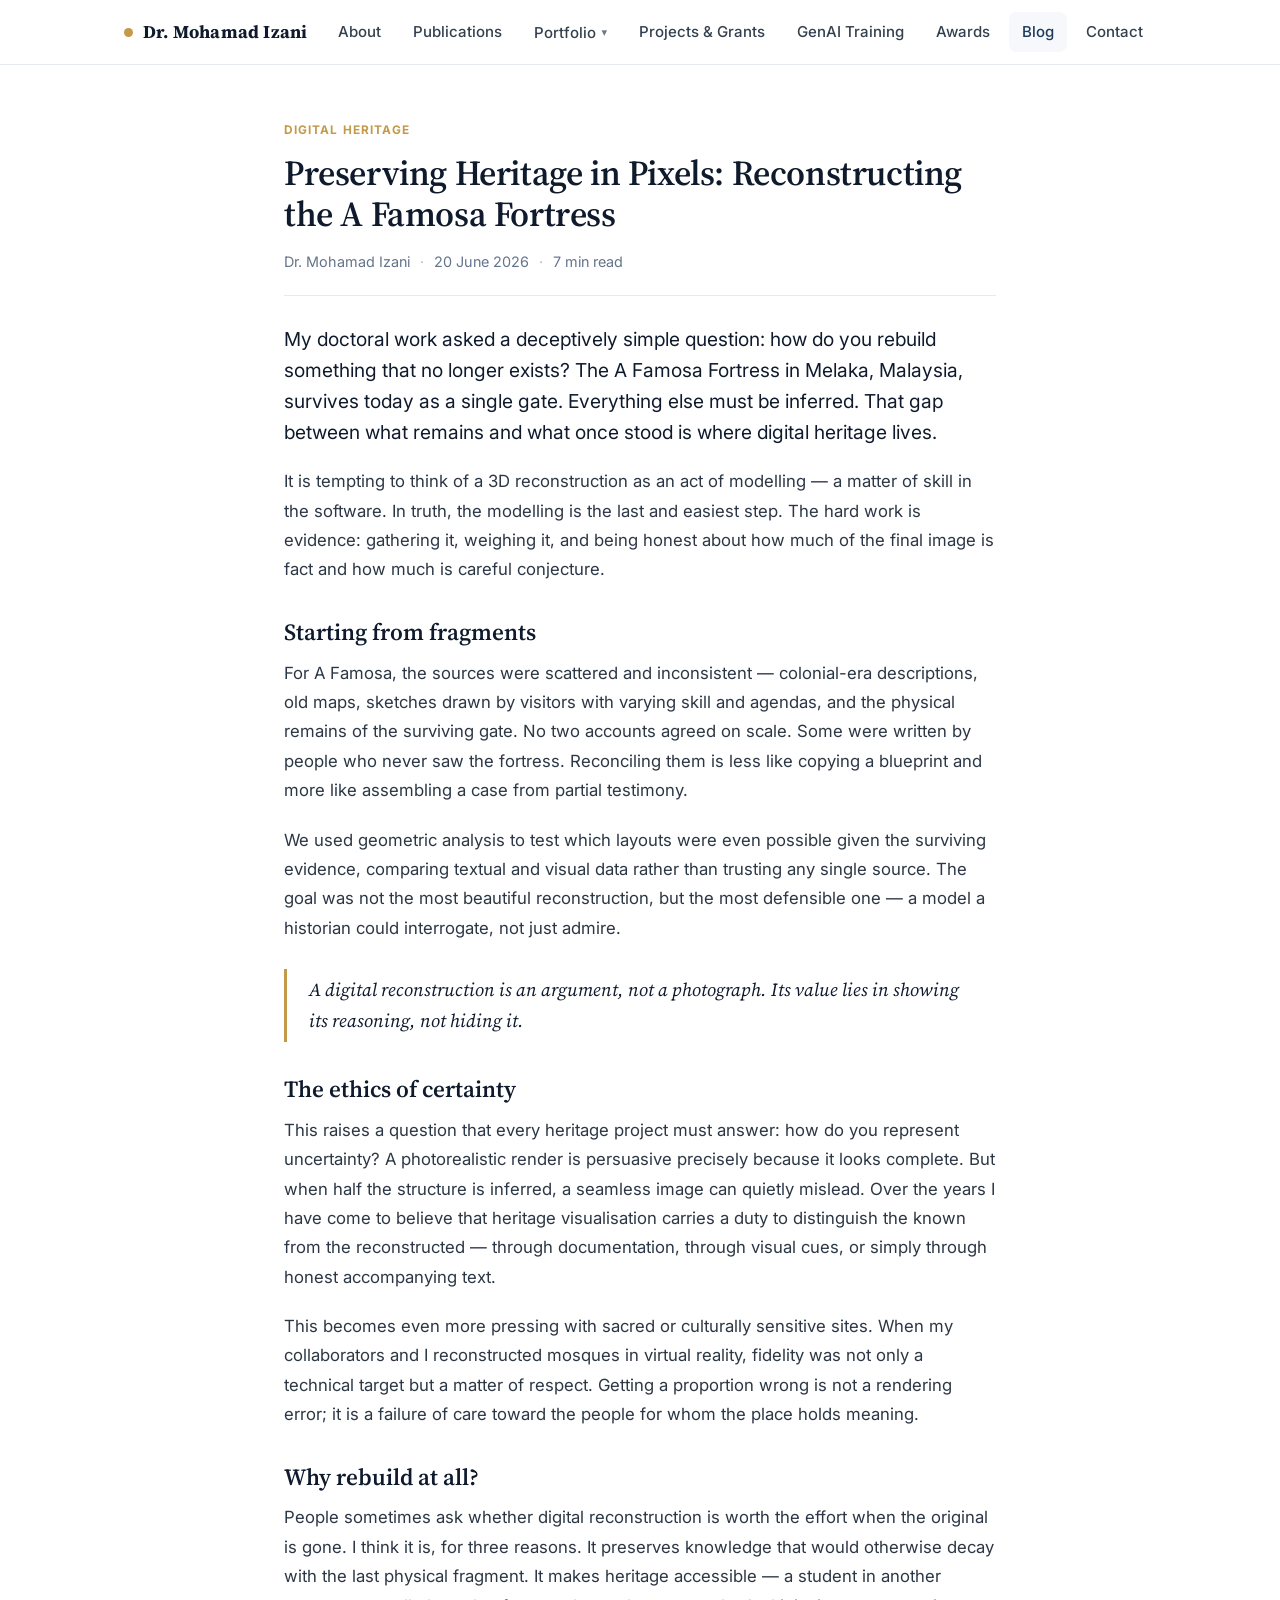
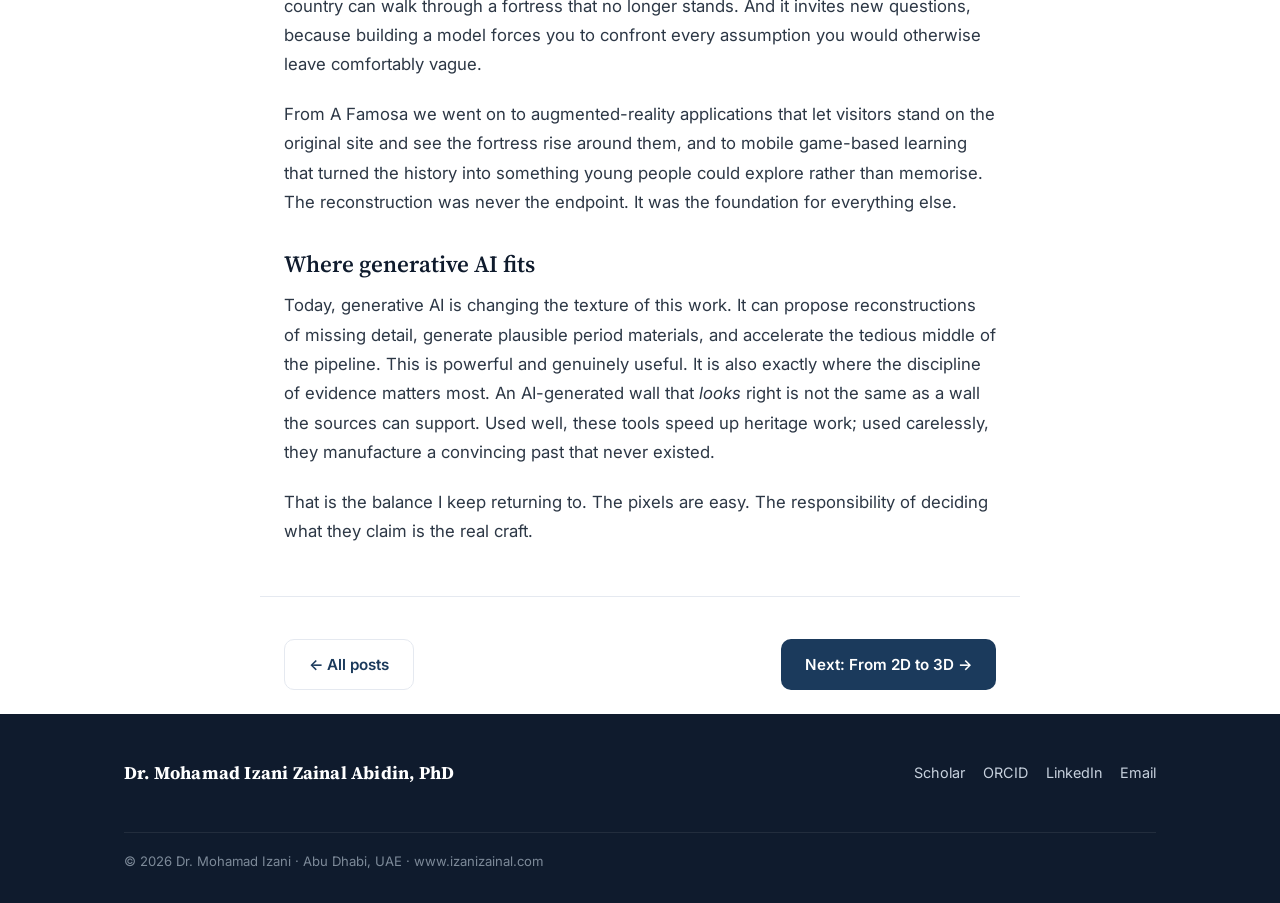
<file: blog-digital-heritage.html>
<!DOCTYPE html>
<html lang="en">
<head>
<meta charset="UTF-8">
<meta name="viewport" content="width=device-width, initial-scale=1.0">
<title>Preserving Heritage in Pixels — Dr. Mohamad Izani</title>
<meta name="description" content="How text and image fragments become a defensible 3D reconstruction — lessons from the A Famosa Fortress.">
<link rel="stylesheet" href="assets/style.css">
</head>
<body>

<div id="site-nav"></div>

<article class="article">
  <div class="kicker">Digital Heritage</div>
  <h1>Preserving Heritage in Pixels: Reconstructing the A Famosa Fortress</h1>
  <div class="byline">
    <span>Dr. Mohamad Izani</span><span class="sep">·</span><span>20 June 2026</span><span class="sep">·</span><span>7 min read</span>
  </div>

  <p class="lede">My doctoral work asked a deceptively simple question: how do you rebuild something that no longer exists? The A Famosa Fortress in Melaka, Malaysia, survives today as a single gate. Everything else must be inferred. That gap between what remains and what once stood is where digital heritage lives.</p>

  <p>It is tempting to think of a 3D reconstruction as an act of modelling — a matter of skill in the software. In truth, the modelling is the last and easiest step. The hard work is evidence: gathering it, weighing it, and being honest about how much of the final image is fact and how much is careful conjecture.</p>

  <h2>Starting from fragments</h2>
  <p>For A Famosa, the sources were scattered and inconsistent — colonial-era descriptions, old maps, sketches drawn by visitors with varying skill and agendas, and the physical remains of the surviving gate. No two accounts agreed on scale. Some were written by people who never saw the fortress. Reconciling them is less like copying a blueprint and more like assembling a case from partial testimony.</p>

  <p>We used geometric analysis to test which layouts were even possible given the surviving evidence, comparing textual and visual data rather than trusting any single source. The goal was not the most beautiful reconstruction, but the most defensible one — a model a historian could interrogate, not just admire.</p>

  <blockquote>A digital reconstruction is an argument, not a photograph. Its value lies in showing its reasoning, not hiding it.</blockquote>

  <h2>The ethics of certainty</h2>
  <p>This raises a question that every heritage project must answer: how do you represent uncertainty? A photorealistic render is persuasive precisely because it looks complete. But when half the structure is inferred, a seamless image can quietly mislead. Over the years I have come to believe that heritage visualisation carries a duty to distinguish the known from the reconstructed — through documentation, through visual cues, or simply through honest accompanying text.</p>

  <p>This becomes even more pressing with sacred or culturally sensitive sites. When my collaborators and I reconstructed mosques in virtual reality, fidelity was not only a technical target but a matter of respect. Getting a proportion wrong is not a rendering error; it is a failure of care toward the people for whom the place holds meaning.</p>

  <h2>Why rebuild at all?</h2>
  <p>People sometimes ask whether digital reconstruction is worth the effort when the original is gone. I think it is, for three reasons. It preserves knowledge that would otherwise decay with the last physical fragment. It makes heritage accessible — a student in another country can walk through a fortress that no longer stands. And it invites new questions, because building a model forces you to confront every assumption you would otherwise leave comfortably vague.</p>

  <p>From A Famosa we went on to augmented-reality applications that let visitors stand on the original site and see the fortress rise around them, and to mobile game-based learning that turned the history into something young people could explore rather than memorise. The reconstruction was never the endpoint. It was the foundation for everything else.</p>

  <h2>Where generative AI fits</h2>
  <p>Today, generative AI is changing the texture of this work. It can propose reconstructions of missing detail, generate plausible period materials, and accelerate the tedious middle of the pipeline. This is powerful and genuinely useful. It is also exactly where the discipline of evidence matters most. An AI-generated wall that <em>looks</em> right is not the same as a wall the sources can support. Used well, these tools speed up heritage work; used carelessly, they manufacture a convincing past that never existed.</p>

  <p>That is the balance I keep returning to. The pixels are easy. The responsibility of deciding what they claim is the real craft.</p>
</article>

<nav class="post-nav">
  <a class="btn ghost" href="blog.html">← All posts</a>
  <a class="btn" href="blog-2d-to-3d-ai.html">Next: From 2D to 3D →</a>
</nav>

<div id="site-footer"></div>
<script src="assets/main.js"></script>
</body>
</html>
</file>
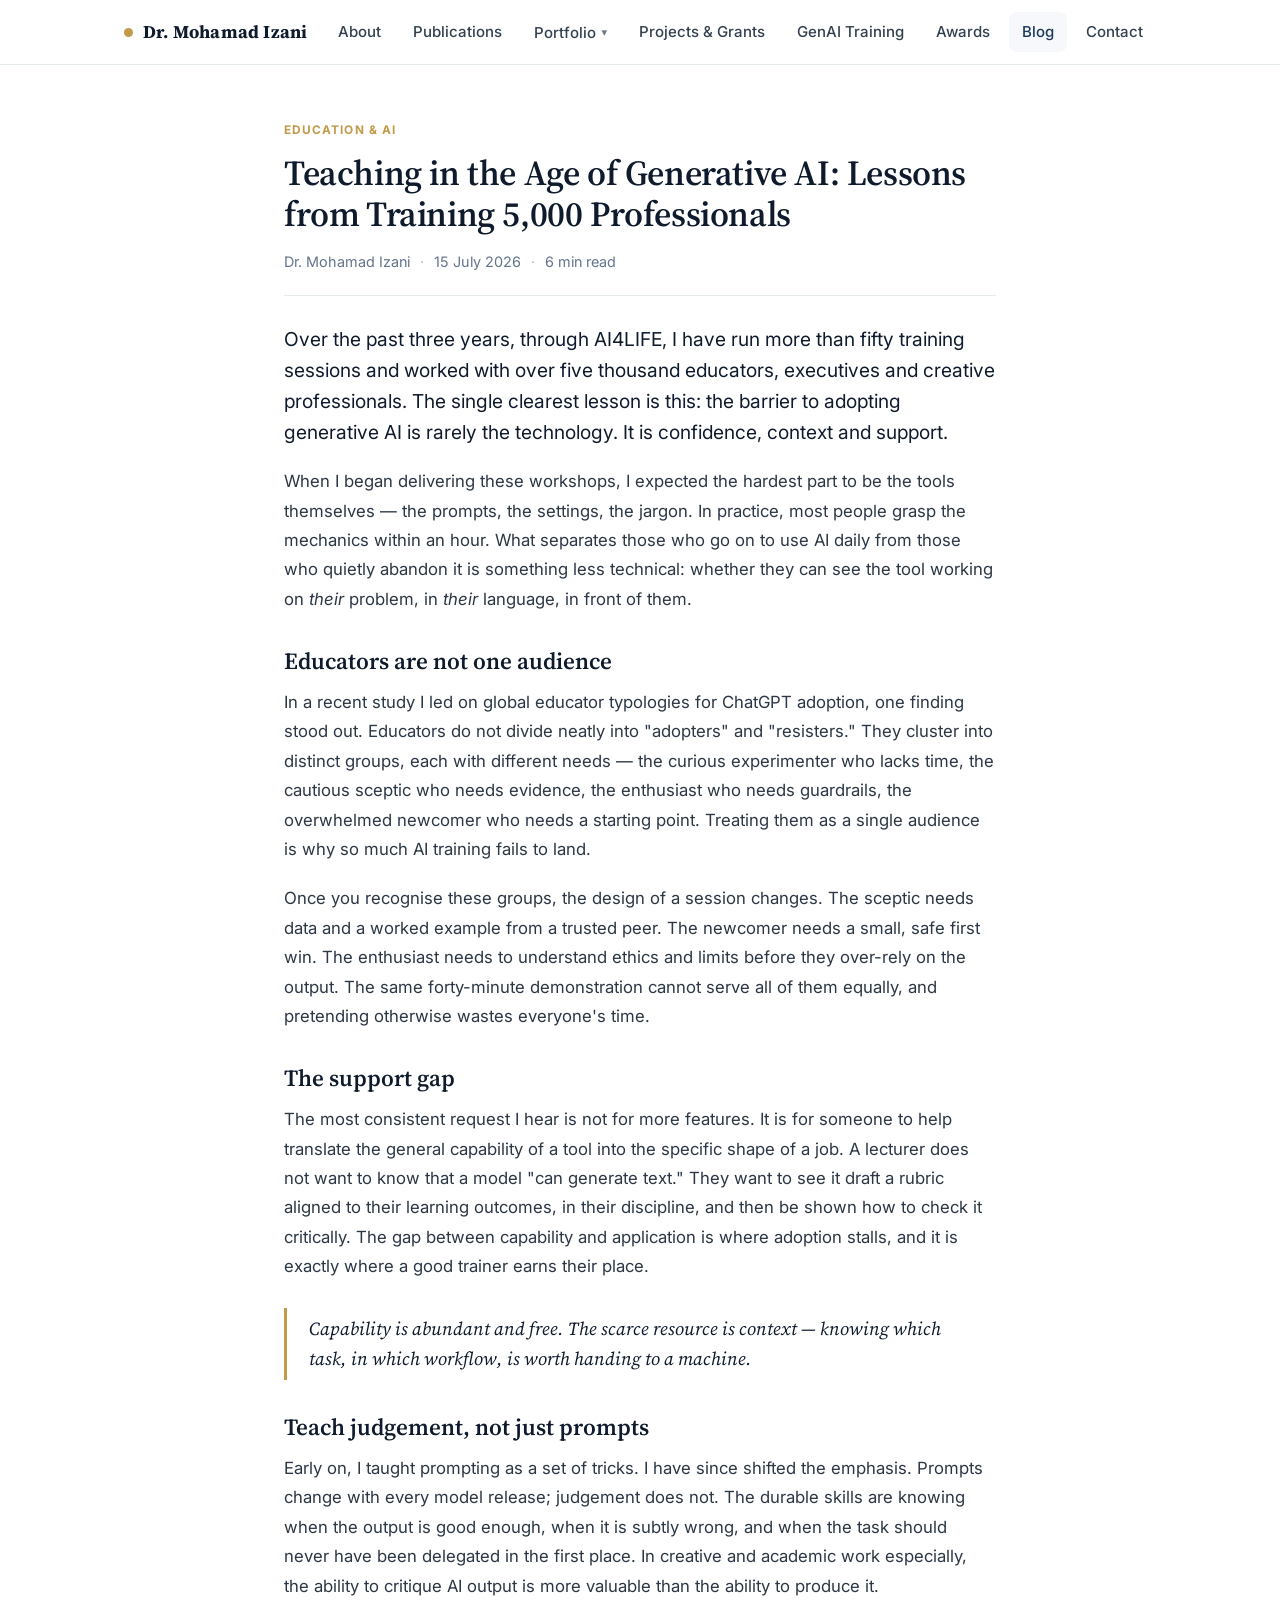
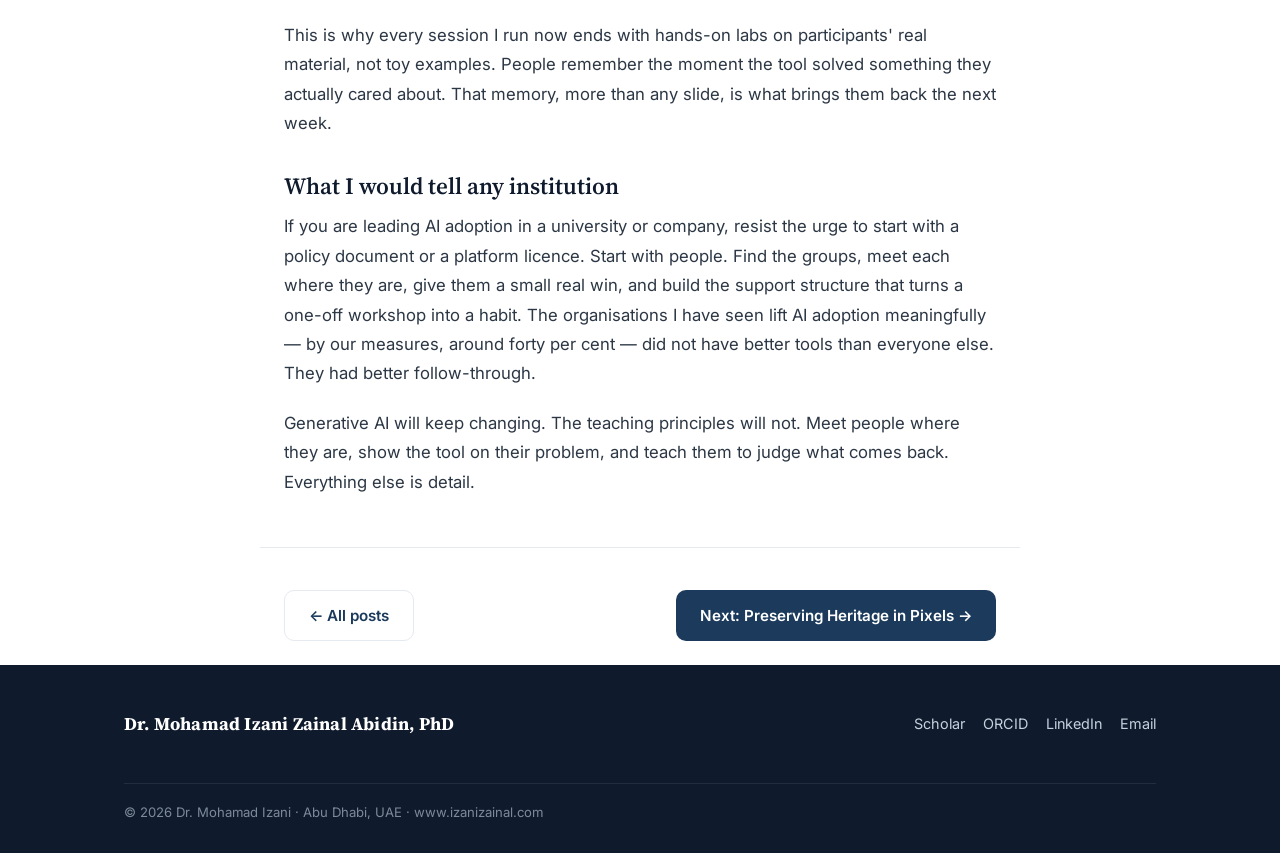
<file: blog-genai-education.html>
<!DOCTYPE html>
<html lang="en">
<head>
<meta charset="UTF-8">
<meta name="viewport" content="width=device-width, initial-scale=1.0">
<title>Teaching in the Age of Generative AI — Dr. Mohamad Izani</title>
<meta name="description" content="Lessons from training 5,000+ professionals on generative AI adoption in education and industry.">
<link rel="stylesheet" href="assets/style.css">
</head>
<body>

<div id="site-nav"></div>

<article class="article">
  <div class="kicker">Education &amp; AI</div>
  <h1>Teaching in the Age of Generative AI: Lessons from Training 5,000 Professionals</h1>
  <div class="byline">
    <span>Dr. Mohamad Izani</span><span class="sep">·</span><span>15 July 2026</span><span class="sep">·</span><span>6 min read</span>
  </div>

  <p class="lede">Over the past three years, through AI4LIFE, I have run more than fifty training sessions and worked with over five thousand educators, executives and creative professionals. The single clearest lesson is this: the barrier to adopting generative AI is rarely the technology. It is confidence, context and support.</p>

  <p>When I began delivering these workshops, I expected the hardest part to be the tools themselves — the prompts, the settings, the jargon. In practice, most people grasp the mechanics within an hour. What separates those who go on to use AI daily from those who quietly abandon it is something less technical: whether they can see the tool working on <em>their</em> problem, in <em>their</em> language, in front of them.</p>

  <h2>Educators are not one audience</h2>
  <p>In a recent study I led on global educator typologies for ChatGPT adoption, one finding stood out. Educators do not divide neatly into "adopters" and "resisters." They cluster into distinct groups, each with different needs — the curious experimenter who lacks time, the cautious sceptic who needs evidence, the enthusiast who needs guardrails, the overwhelmed newcomer who needs a starting point. Treating them as a single audience is why so much AI training fails to land.</p>

  <p>Once you recognise these groups, the design of a session changes. The sceptic needs data and a worked example from a trusted peer. The newcomer needs a small, safe first win. The enthusiast needs to understand ethics and limits before they over-rely on the output. The same forty-minute demonstration cannot serve all of them equally, and pretending otherwise wastes everyone's time.</p>

  <h2>The support gap</h2>
  <p>The most consistent request I hear is not for more features. It is for someone to help translate the general capability of a tool into the specific shape of a job. A lecturer does not want to know that a model "can generate text." They want to see it draft a rubric aligned to their learning outcomes, in their discipline, and then be shown how to check it critically. The gap between capability and application is where adoption stalls, and it is exactly where a good trainer earns their place.</p>

  <blockquote>Capability is abundant and free. The scarce resource is context — knowing which task, in which workflow, is worth handing to a machine.</blockquote>

  <h2>Teach judgement, not just prompts</h2>
  <p>Early on, I taught prompting as a set of tricks. I have since shifted the emphasis. Prompts change with every model release; judgement does not. The durable skills are knowing when the output is good enough, when it is subtly wrong, and when the task should never have been delegated in the first place. In creative and academic work especially, the ability to critique AI output is more valuable than the ability to produce it.</p>

  <p>This is why every session I run now ends with hands-on labs on participants' real material, not toy examples. People remember the moment the tool solved something they actually cared about. That memory, more than any slide, is what brings them back the next week.</p>

  <h2>What I would tell any institution</h2>
  <p>If you are leading AI adoption in a university or company, resist the urge to start with a policy document or a platform licence. Start with people. Find the groups, meet each where they are, give them a small real win, and build the support structure that turns a one-off workshop into a habit. The organisations I have seen lift AI adoption meaningfully — by our measures, around forty per cent — did not have better tools than everyone else. They had better follow-through.</p>

  <p>Generative AI will keep changing. The teaching principles will not. Meet people where they are, show the tool on their problem, and teach them to judge what comes back. Everything else is detail.</p>
</article>

<nav class="post-nav">
  <a class="btn ghost" href="blog.html">← All posts</a>
  <a class="btn" href="blog-digital-heritage.html">Next: Preserving Heritage in Pixels →</a>
</nav>

<div id="site-footer"></div>
<script src="assets/main.js"></script>
</body>
</html>
</file>
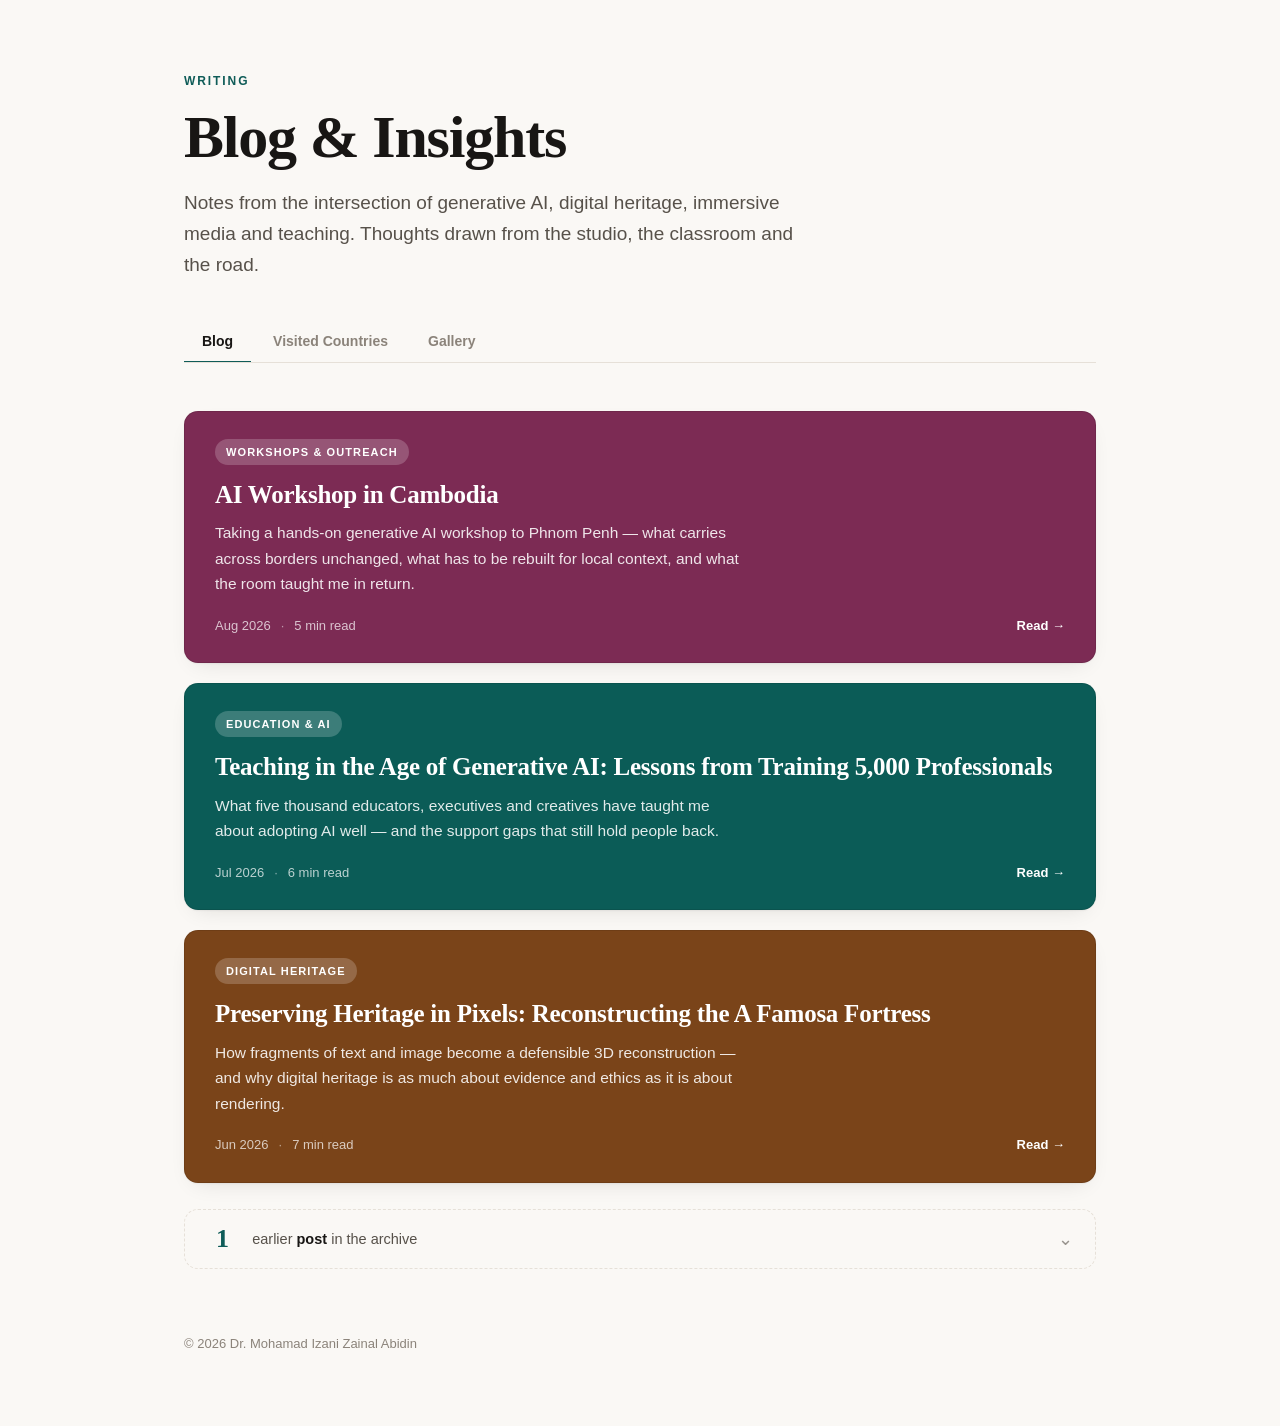
<file: blog.html>
<!DOCTYPE html>
<html lang="en">
<head>
<meta charset="utf-8">
<meta name="viewport" content="width=device-width, initial-scale=1">
<title>Blog &amp; Insights — Dr. Mohamad Izani</title>
<meta name="description" content="Essays on generative AI, digital heritage and teaching, alongside visited countries and a travel gallery — Dr. Mohamad Izani.">
<style>
:root{
  --ink:#181614;
  --ink-soft:#57514a;
  --ink-faint:#8b837a;
  --bg:#faf8f5;
  --surface:#ffffff;
  --line:#e6e0d8;
  --accent:#0f5c58;
  --accent-soft:#e6f0ef;
  --shadow:0 1px 2px rgba(24,22,20,.05),0 8px 24px -12px rgba(24,22,20,.16);
  --serif:"Iowan Old Style","Palatino Linotype",Palatino,Georgia,"Times New Roman",serif;
  --sans:-apple-system,BlinkMacSystemFont,"Segoe UI","Helvetica Neue",Arial,sans-serif;
  --emoji:"Apple Color Emoji","Segoe UI Emoji","Noto Color Emoji",sans-serif;
}

/* ---- category colours: solid fill, white text on every one (all ≥4.9:1 contrast) ---- */
.c-teal   {--fill:#0b5c57;--fillHover:#094a46}
.c-clay   {--fill:#7a4419;--fillHover:#603614}
.c-indigo {--fill:#363f83;--fillHover:#2b3369}
.c-plum   {--fill:#7c2b54;--fillHover:#642243}

@media (prefers-color-scheme:dark){
  :root:not([data-theme="light"]){
    --ink:#f2eee8; --ink-soft:#b6ada2; --ink-faint:#8a8178;
    --bg:#12110f; --surface:#1c1a17; --line:#302c27;
    --accent:#6fbdb4; --accent-soft:#17322f;
    --shadow:0 1px 2px rgba(0,0,0,.4),0 8px 24px -12px rgba(0,0,0,.7);
  }
}
:root[data-theme="dark"]{
  --ink:#f2eee8; --ink-soft:#b6ada2; --ink-faint:#8a8178;
  --bg:#12110f; --surface:#1c1a17; --line:#302c27;
  --accent:#6fbdb4; --accent-soft:#17322f;
  --shadow:0 1px 2px rgba(0,0,0,.4),0 8px 24px -12px rgba(0,0,0,.7);
}

*{box-sizing:border-box}
[hidden]{display:none !important}   /* beats .posts{display:grid} on the archive list */
body{
  margin:0;background:var(--bg);color:var(--ink);
  font-family:var(--sans);font-size:16px;line-height:1.65;
  -webkit-font-smoothing:antialiased;
}
.wrap{max-width:960px;margin:0 auto;padding:0 24px}

/* ---------- header ---------- */
header{padding:72px 0 0}
.eyebrow{
  font-size:12px;letter-spacing:.16em;text-transform:uppercase;
  color:var(--accent);font-weight:600;margin:0 0 14px
}
h1{
  font-family:var(--serif);font-weight:600;
  font-size:clamp(38px,6.2vw,60px);line-height:1.05;
  letter-spacing:-.02em;margin:0 0 18px
}
.lede{
  font-size:clamp(17px,2.2vw,19px);color:var(--ink-soft);
  max-width:60ch;margin:0 0 40px
}

/* ---------- tabs ---------- */
.tabs{
  display:flex;gap:4px;border-bottom:1px solid var(--line);
  margin-bottom:48px;overflow-x:auto;scrollbar-width:none
}
.tabs::-webkit-scrollbar{display:none}
.tab{
  appearance:none;background:none;border:0;cursor:pointer;
  font-family:inherit;font-size:14px;font-weight:600;color:var(--ink-faint);
  padding:12px 18px;white-space:nowrap;
  border-bottom:2px solid transparent;margin-bottom:-1px;
  transition:color .15s,border-color .15s
}
.tab:hover{color:var(--ink)}
.tab[aria-selected="true"]{color:var(--ink);border-bottom-color:var(--accent)}
.tab:focus-visible{outline:2px solid var(--accent);outline-offset:2px;border-radius:4px}

.panel[hidden]{display:none}
.panel{animation:rise .35s ease both}
@keyframes rise{from{opacity:0;transform:translateY(8px)}to{opacity:1;transform:none}}

code{
  font-family:ui-monospace,Menlo,Consolas,monospace;font-size:.88em;
  background:var(--bg);border:1px solid var(--line);
  border-radius:4px;padding:1px 5px
}

/* ---------- post cards ---------- */
.posts{display:grid;gap:20px}
.post{
  display:block;text-decoration:none;color:#fff;
  background:var(--fill,var(--accent));
  border:1px solid rgba(0,0,0,.1);
  border-radius:14px;padding:26px 30px;box-shadow:var(--shadow);
  transition:transform .2s ease,box-shadow .2s ease,background .2s ease
}
.post:hover{
  transform:translateY(-3px);background:var(--fillHover,var(--accent));
  box-shadow:0 4px 10px rgba(0,0,0,.16),0 20px 44px -18px rgba(0,0,0,.45)
}
.post:focus-visible{outline:2px solid #fff;outline-offset:3px}
.tag{
  display:inline-block;font-size:11px;font-weight:700;
  letter-spacing:.1em;text-transform:uppercase;
  color:#fff;background:rgba(255,255,255,.2);
  border-radius:100px;padding:4px 11px;margin-bottom:14px
}
.post h2{
  font-family:var(--serif);font-weight:600;color:#fff;
  font-size:clamp(21px,3vw,25px);line-height:1.25;
  letter-spacing:-.01em;margin:0 0 10px
}
.post p{margin:0 0 18px;color:rgba(255,255,255,.88);font-size:15.5px;max-width:62ch}
.meta{
  display:flex;align-items:center;gap:10px;flex-wrap:wrap;
  font-size:13px;color:rgba(255,255,255,.72)
}
.meta .dot{opacity:.7}
.meta .go{margin-left:auto;color:#fff;font-weight:700}
.post:hover .go .arrow{transform:translateX(4px)}
.arrow{display:inline-block;transition:transform .2s ease}

/* ---------- archive ---------- */
.archive{margin-top:26px}
.archive-toggle{
  width:100%;display:flex;align-items:center;gap:14px;
  background:none;border:1px dashed var(--line);border-radius:14px;
  padding:16px 22px;cursor:pointer;font-family:inherit;
  color:var(--ink-soft);font-size:14.5px;text-align:left;
  transition:border-color .18s,color .18s,background .18s
}
.archive-toggle:hover{border-color:var(--accent);color:var(--ink);background:var(--surface)}
.archive-toggle:focus-visible{outline:2px solid var(--accent);outline-offset:2px}
.archive-num{
  font-family:var(--serif);font-size:26px;font-weight:600;
  line-height:1;color:var(--accent);min-width:1.2em;text-align:center
}
.archive-label{flex:1}
.archive-label b{color:var(--ink);font-weight:600}
.chev{font-size:18px;transition:transform .22s ease;opacity:.6}
.archive-toggle[aria-expanded="true"] .chev{transform:rotate(180deg)}
.archive-list{margin-top:18px}
.archive-list .post{opacity:.92}

/* ---------- stats ---------- */
.stats{
  display:grid;grid-template-columns:repeat(3,1fr);gap:1px;
  background:var(--line);border:1px solid var(--line);
  border-radius:14px;overflow:hidden;margin:0 0 44px
}
.stat{background:var(--surface);padding:26px 20px;text-align:center}
.stat .num{
  font-family:var(--serif);font-size:clamp(30px,5vw,42px);
  font-weight:600;line-height:1;color:var(--accent);display:block
}
.stat .label{
  font-size:11.5px;letter-spacing:.12em;text-transform:uppercase;
  color:var(--ink-faint);margin-top:9px;display:block
}

/* ---------- regions ---------- */
.region{margin:0 0 34px}
.region-head{
  display:flex;align-items:baseline;gap:12px;
  padding-bottom:10px;border-bottom:1px solid var(--line);margin-bottom:16px
}
.region-head h3{
  font-family:var(--serif);font-size:19px;font-weight:600;
  letter-spacing:-.01em;margin:0
}
.count{
  font-size:12px;font-weight:700;color:var(--accent);
  background:var(--accent-soft);border-radius:100px;padding:2px 10px
}
.countries{display:flex;flex-wrap:wrap;gap:8px;padding:0;margin:0;list-style:none}
.country{
  display:inline-flex;align-items:center;gap:7px;
  background:var(--surface);border:1px solid var(--line);
  border-radius:100px;padding:6px 14px 6px 11px;
  font-size:14px;transition:border-color .15s,transform .15s
}
.country:hover{border-color:var(--accent);transform:translateY(-1px)}
.flag{font-family:var(--emoji);font-size:16px;line-height:1}
.country.is-new{border-color:var(--accent);background:var(--accent-soft)}
.country.is-new::after{
  content:"new";font-size:9.5px;font-weight:700;letter-spacing:.08em;
  text-transform:uppercase;color:var(--accent);opacity:.85
}

/* ---------- gallery ---------- */
.gallery{
  display:grid;grid-template-columns:repeat(auto-fill,minmax(250px,1fr));gap:18px
}
.tile{
  position:relative;border-radius:14px;overflow:hidden;
  min-height:230px;display:flex;align-items:flex-end;
  border:1px solid var(--line);box-shadow:var(--shadow);
  background-size:cover;background-position:center;
  transition:transform .25s ease
}
.tile:hover{transform:translateY(-3px)}
.tile::before{
  content:"";position:absolute;inset:0;
  background:linear-gradient(to top,rgba(10,9,8,.86) 0%,rgba(10,9,8,.35) 45%,rgba(10,9,8,.08) 100%)
}
.tile-body{position:relative;padding:22px;color:#fff}
.tile-body h4{
  font-family:var(--serif);font-size:20px;font-weight:600;
  margin:0 0 5px;letter-spacing:-.01em
}
.tile-body .where{font-size:13.5px;opacity:.92;margin:0;line-height:1.45}
.tile-body .when{font-size:12px;opacity:.72;margin:4px 0 0;letter-spacing:.04em}

/* ---------- footnote ---------- */
.foot{
  margin-top:40px;padding-top:24px;border-top:1px solid var(--line);
  font-size:14.5px;color:var(--ink-soft)
}
a.inline{color:var(--accent);text-decoration:none;border-bottom:1px solid currentColor;padding-bottom:1px}
a.inline:hover{opacity:.75}

footer{padding:64px 0 72px;color:var(--ink-faint);font-size:13px}

@media (max-width:640px){
  header{padding-top:48px}
  .wrap{padding:0 18px}
  .post{padding:22px 20px}
  .stats{grid-template-columns:1fr}
  .archive-toggle{padding:14px 16px}
}
</style>
</head>
<body>

<div class="wrap">

  <header>
    <p class="eyebrow">Writing</p>
    <h1>Blog &amp; Insights</h1>
    <p class="lede">Notes from the intersection of generative AI, digital heritage, immersive media and teaching. Thoughts drawn from the studio, the classroom and the road.</p>

    <nav class="tabs" role="tablist" aria-label="Sections">
      <button class="tab" role="tab" id="tab-blog" aria-controls="panel-blog" aria-selected="true">Blog</button>
      <button class="tab" role="tab" id="tab-countries" aria-controls="panel-countries" aria-selected="false">Visited Countries</button>
      <button class="tab" role="tab" id="tab-gallery" aria-controls="panel-gallery" aria-selected="false">Gallery</button>
    </nav>
  </header>

  <!-- ============ BLOG ============ -->
  <section class="panel" id="panel-blog" role="tabpanel" aria-labelledby="tab-blog">

    <div class="posts" id="postList">

      <a class="post c-plum" href="blogarticle/blog-ai-workshop-cambodia.html" data-date="2026-08">
        <span class="tag">Workshops &amp; Outreach</span>
        <h2>AI Workshop in Cambodia</h2>
        <p>Taking a hands-on generative AI workshop to Phnom Penh — what carries across borders unchanged, what has to be rebuilt for local context, and what the room taught me in return.</p>
        <div class="meta">
          <span>Aug 2026</span><span class="dot">·</span><span>5 min read</span>
          <span class="go">Read <span class="arrow">→</span></span>
        </div>
      </a>

      <a class="post c-teal" href="blog-genai-education.html" data-date="2026-07">
        <span class="tag">Education &amp; AI</span>
        <h2>Teaching in the Age of Generative AI: Lessons from Training 5,000 Professionals</h2>
        <p>What five thousand educators, executives and creatives have taught me about adopting AI well — and the support gaps that still hold people back.</p>
        <div class="meta">
          <span>Jul 2026</span><span class="dot">·</span><span>6 min read</span>
          <span class="go">Read <span class="arrow">→</span></span>
        </div>
      </a>

      <a class="post c-clay" href="blog-digital-heritage.html" data-date="2026-06">
        <span class="tag">Digital Heritage</span>
        <h2>Preserving Heritage in Pixels: Reconstructing the A Famosa Fortress</h2>
        <p>How fragments of text and image become a defensible 3D reconstruction — and why digital heritage is as much about evidence and ethics as it is about rendering.</p>
        <div class="meta">
          <span>Jun 2026</span><span class="dot">·</span><span>7 min read</span>
          <span class="go">Read <span class="arrow">→</span></span>
        </div>
      </a>

      <a class="post c-indigo" href="blog-2d-to-3d-ai.html" data-date="2026-05">
        <span class="tag">AI &amp; Animation</span>
        <h2>From 2D to 3D: Building an AI-Augmented Animation Pipeline</h2>
        <p>A practical look at where generative AI genuinely helps a high-fidelity animation workflow — and where the artist still has to lead.</p>
        <div class="meta">
          <span>May 2026</span><span class="dot">·</span><span>6 min read</span>
          <span class="go">Read <span class="arrow">→</span></span>
        </div>
      </a>

    </div>

    <div class="archive" id="archive" hidden>
      <button class="archive-toggle" id="archiveToggle" aria-expanded="false" aria-controls="archiveList">
        <span class="archive-num" id="archiveNum">0</span>
        <span class="archive-label">earlier <b id="archiveWord">posts</b> in the archive</span>
        <span class="chev" aria-hidden="true">⌄</span>
      </button>
      <div class="posts archive-list" id="archiveList" hidden></div>
    </div>

  </section>

  <!-- ============ COUNTRIES ============ -->
  <section class="panel" id="panel-countries" role="tabpanel" aria-labelledby="tab-countries" hidden>

    <p class="lede" style="margin-bottom:36px">I consider myself incredibly fortunate to have endless opportunities to immerse myself in the lives and cultures of others, to experience the joy of living and forge connections with people from all corners of the globe. As I continue to travel and explore, the list of places I've visited grows, and there are still countless more to be discovered.</p>

    <div class="stats">
      <div class="stat"><span class="num" data-total>39</span><span class="label">Countries Visited</span></div>
      <div class="stat"><span class="num" data-continents>5</span><span class="label">Continents</span></div>
      <div class="stat"><span class="num">∞</span><span class="label">Still To Explore</span></div>
    </div>

    <div class="region">
      <div class="region-head"><h3>Asia &amp; Middle East</h3><span class="count">25</span></div>
      <ul class="countries">
        <li class="country"><span class="flag">🇸🇦</span>Saudi Arabia</li>
        <li class="country"><span class="flag">🇯🇵</span>Japan</li>
        <li class="country"><span class="flag">🇾🇪</span>Yemen</li>
        <li class="country"><span class="flag">🇮🇩</span>Indonesia</li>
        <li class="country"><span class="flag">🇹🇭</span>Thailand</li>
        <li class="country"><span class="flag">🇵🇭</span>Philippines</li>
        <li class="country"><span class="flag">🇭🇰</span>Hong Kong</li>
        <li class="country"><span class="flag">🇲🇴</span>Macau</li>
        <li class="country"><span class="flag">🇮🇳</span>India</li>
        <li class="country"><span class="flag">🇨🇳</span>China</li>
        <li class="country"><span class="flag">🇱🇰</span>Sri Lanka</li>
        <li class="country"><span class="flag">🇸🇬</span>Singapore</li>
        <li class="country"><span class="flag">🇴🇲</span>Oman</li>
        <li class="country"><span class="flag">🇦🇪</span>UAE</li>
        <li class="country"><span class="flag">🇹🇷</span>Turkey</li>
        <li class="country"><span class="flag">🇰🇷</span>South Korea</li>
        <li class="country"><span class="flag">🇧🇭</span>Bahrain</li>
        <li class="country"><span class="flag">🇶🇦</span>Qatar</li>
        <li class="country"><span class="flag">🇲🇻</span>Maldives</li>
        <li class="country"><span class="flag">🇬🇪</span>Georgia</li>
        <li class="country"><span class="flag">🇰🇼</span>Kuwait</li>
        <li class="country"><span class="flag">🇺🇿</span>Uzbekistan</li>
        <li class="country"><span class="flag">🇦🇿</span>Azerbaijan</li>
        <li class="country is-new"><span class="flag">🇰🇭</span>Cambodia</li>
        <li class="country is-new"><span class="flag">🇵🇰</span>Pakistan</li>
      </ul>
    </div>

    <div class="region">
      <div class="region-head"><h3>Europe</h3><span class="count">10</span></div>
      <ul class="countries">
        <li class="country"><span class="flag">🇪🇸</span>Spain</li>
        <li class="country"><span class="flag">🇩🇪</span>Germany</li>
        <li class="country"><span class="flag">🇫🇷</span>France</li>
        <li class="country"><span class="flag">🇧🇪</span>Belgium</li>
        <li class="country"><span class="flag">🇬🇧</span>United Kingdom</li>
        <li class="country"><span class="flag">🇮🇪</span>Ireland</li>
        <li class="country"><span class="flag">🇳🇱</span>Netherlands</li>
        <li class="country"><span class="flag">🇨🇾</span>Cyprus</li>
        <li class="country"><span class="flag">🇮🇹</span>Italy</li>
        <li class="country"><span class="flag">🇲🇩</span>Moldova</li>
      </ul>
    </div>

    <div class="region">
      <div class="region-head"><h3>Africa</h3><span class="count">2</span></div>
      <ul class="countries">
        <li class="country"><span class="flag">🇪🇬</span>Egypt</li>
        <li class="country"><span class="flag">🇺🇬</span>Uganda</li>
      </ul>
    </div>

    <div class="region">
      <div class="region-head"><h3>Americas</h3><span class="count">1</span></div>
      <ul class="countries">
        <li class="country"><span class="flag">🇺🇸</span>USA</li>
      </ul>
    </div>

    <div class="region">
      <div class="region-head"><h3>Oceania</h3><span class="count">1</span></div>
      <ul class="countries">
        <li class="country"><span class="flag">🇦🇺</span>Australia</li>
      </ul>
    </div>

    <p class="foot">This is a personal life list — for the academic side of the road (conferences, keynotes, fieldwork with dates), see the <strong>Gallery</strong> tab above or the full <a class="inline" href="travel.html">travel log →</a>.</p>
  </section>

  <!-- ============ GALLERY ============ -->
  <section class="panel" id="panel-gallery" role="tabpanel" aria-labelledby="tab-gallery" hidden>

    <p class="lede" style="margin-bottom:36px">A handful of stops from 25 years of conferences, keynotes and fieldwork. See the <a class="inline" href="travel.html">full travel gallery →</a> for the complete list with dates and details, or drop photos into <code>assets/gallery/</code> to replace any tile's placeholder.</p>

    <div class="gallery">

      <figure class="tile" style="margin:0;background-image:url('assets/gallery/glasgow.jpg'),linear-gradient(150deg,#3c5a68,#1d2b33)">
        <figcaption class="tile-body">
          <h4>Glasgow, UK</h4>
          <p class="where">University of Strathclyde</p>
          <p class="when">Doctoral &amp; visiting research</p>
        </figcaption>
      </figure>

      <figure class="tile" style="margin:0;background-image:url('assets/gallery/florence.jpg'),linear-gradient(150deg,#8a6640,#3a2a1c)">
        <figcaption class="tile-body">
          <h4>Florence, Italy</h4>
          <p class="where">ACM Multimedia · VR Heritage Village</p>
          <p class="when">2010 – 2012</p>
        </figcaption>
      </figure>

      <figure class="tile" style="margin:0;background-image:url('assets/gallery/dubai.jpg'),linear-gradient(150deg,#b08a4e,#3a2c18)">
        <figcaption class="tile-body">
          <h4>Dubai, UAE</h4>
          <p class="where">Keynote · Digital Futures Congress</p>
          <p class="when">2024 – 2025</p>
        </figcaption>
      </figure>

      <figure class="tile" style="margin:0;background-image:url('assets/gallery/fukuoka.jpg'),linear-gradient(150deg,#7a4a58,#2a1a20)">
        <figcaption class="tile-body">
          <h4>Fukuoka, Japan</h4>
          <p class="where">AIVR 2024 · IRIS photography AI</p>
          <p class="when">2024</p>
        </figcaption>
      </figure>

      <figure class="tile" style="margin:0;background-image:url('assets/gallery/jeddah.jpg'),linear-gradient(150deg,#4a6b5a,#1a2a22)">
        <figcaption class="tile-body">
          <h4>Jeddah, KSA</h4>
          <p class="where">Effat University · Jeddah Film Festival</p>
          <p class="when">2015 – 2019</p>
        </figcaption>
      </figure>

      <figure class="tile" style="margin:0;background-image:url('assets/gallery/sydney.jpg'),linear-gradient(150deg,#41627e,#18242e)">
        <figcaption class="tile-body">
          <h4>Sydney, Australia</h4>
          <p class="where">ICITA · Speech emotion research</p>
          <p class="when">2005</p>
        </figcaption>
      </figure>

    </div>
  </section>

  <footer>© <span id="yr">2026</span> Dr. Mohamad Izani Zainal Abidin</footer>
</div>

<script>
(function(){
  var SHOW = 3;   /* how many posts stay on the page; the rest go to the archive */

  /* --- tabs --- */
  var tabs = Array.prototype.slice.call(document.querySelectorAll('.tab'));
  function show(tab){
    tabs.forEach(function(t){
      var sel = t === tab;
      t.setAttribute('aria-selected', sel ? 'true' : 'false');
      document.getElementById(t.getAttribute('aria-controls')).hidden = !sel;
    });
    if (history.replaceState) history.replaceState(null,'','#'+tab.id.replace('tab-',''));
  }
  tabs.forEach(function(t){
    t.addEventListener('click', function(){ show(t); });
    t.addEventListener('keydown', function(e){
      var i = tabs.indexOf(t), n = null;
      if (e.key === 'ArrowRight') n = tabs[(i+1)%tabs.length];
      if (e.key === 'ArrowLeft')  n = tabs[(i-1+tabs.length)%tabs.length];
      if (n){ e.preventDefault(); n.focus(); show(n); }
    });
  });
  var hash = (location.hash || '').replace('#','');
  if (hash){ var target = document.getElementById('tab-'+hash); if (target) show(target); }

  /* --- newest 3 on show, the rest archived --- */
  var list = document.getElementById('postList');
  var posts = Array.prototype.slice.call(list.querySelectorAll('.post'));
  posts.sort(function(a,b){
    return (b.dataset.date || '').localeCompare(a.dataset.date || '');
  });
  posts.forEach(function(p){ list.appendChild(p); });

  var older = posts.slice(SHOW);
  var box = document.getElementById('archive');
  if (older.length){
    var listEl = document.getElementById('archiveList');
    older.forEach(function(p){ listEl.appendChild(p); });
    document.getElementById('archiveNum').textContent = older.length;
    document.getElementById('archiveWord').textContent = older.length === 1 ? 'post' : 'posts';
    box.hidden = false;

    var btn = document.getElementById('archiveToggle');
    btn.addEventListener('click', function(){
      var open = btn.getAttribute('aria-expanded') === 'true';
      btn.setAttribute('aria-expanded', open ? 'false' : 'true');
      listEl.hidden = open;
    });
  }

  /* --- country counts, recomputed from the lists themselves --- */
  var regions = document.querySelectorAll('.region'), total = 0, continents = 0;
  Array.prototype.forEach.call(regions, function(r){
    var n = r.querySelectorAll('.country').length;
    r.querySelector('.count').textContent = n;
    if (n > 0) continents++;
    total += n;
  });
  var t = document.querySelector('[data-total]');
  var c = document.querySelector('[data-continents]');
  if (t) t.textContent = total;
  if (c) c.textContent = continents;

  document.getElementById('yr').textContent = new Date().getFullYear();
})();
</script>
</body>
</html>
</file>
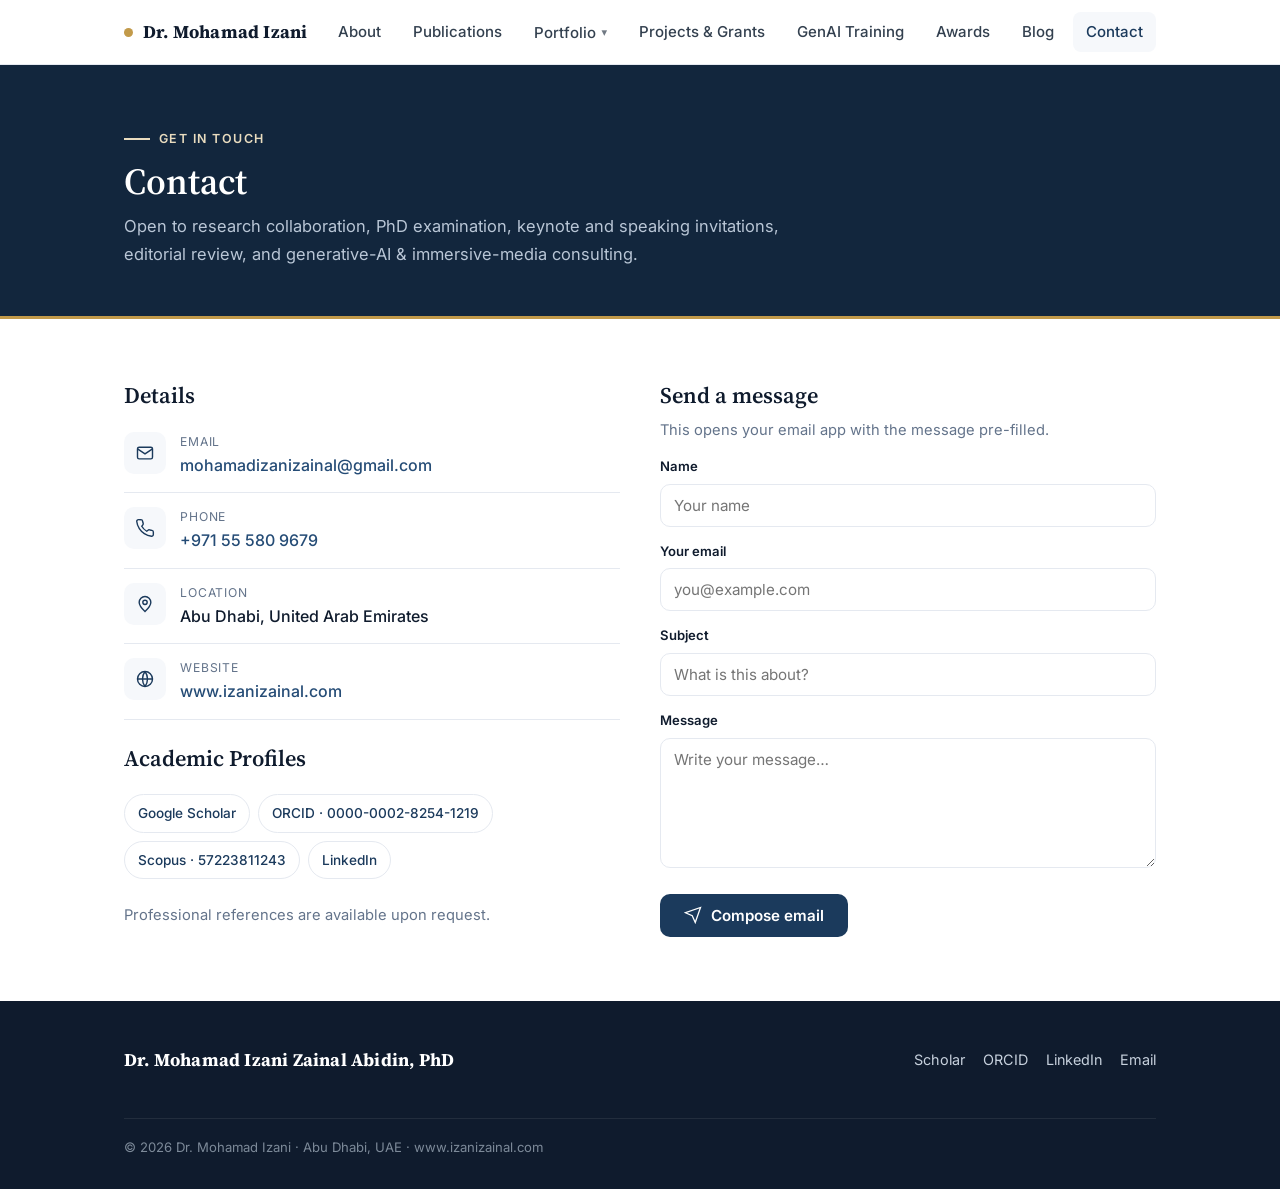
<file: contact.html>
<!DOCTYPE html>
<html lang="en">
<head>
<meta charset="UTF-8">
<meta name="viewport" content="width=device-width, initial-scale=1.0">
<title>Contact — Dr. Mohamad Izani</title>
<meta name="description" content="Get in touch with Dr. Mohamad Izani Zainal Abidin — research collaboration, PhD examination, keynotes and AI consulting.">
<link rel="stylesheet" href="assets/style.css">
</head>
<body>

<div id="site-nav"></div>

<div class="page-head">
  <div class="wrap">
    <span class="sec-eyebrow">Get in Touch</span>
    <h1>Contact</h1>
    <p>Open to research collaboration, PhD examination, keynote and speaking invitations, editorial review, and generative-AI &amp; immersive-media consulting.</p>
  </div>
</div>

<section>
  <div class="wrap">
    <div class="contact-grid">

      <!-- Details -->
      <div class="reveal">
        <h2 style="font-size:1.4rem;margin-bottom:8px">Details</h2>
        <div class="info-row">
          <div class="ico"><svg viewBox="0 0 24 24" fill="none" stroke="currentColor" stroke-width="1.7"><rect x="3" y="5" width="18" height="14" rx="2"/><path d="m3 7 9 6 9-6"/></svg></div>
          <div><div class="k">Email</div><div class="v"><a href="mailto:mohamadizanizainal@gmail.com">mohamadizanizainal@gmail.com</a></div></div>
        </div>
        <div class="info-row">
          <div class="ico"><svg viewBox="0 0 24 24" fill="none" stroke="currentColor" stroke-width="1.7"><path d="M22 16.9v3a2 2 0 0 1-2.2 2 19.8 19.8 0 0 1-8.6-3.1 19.5 19.5 0 0 1-6-6A19.8 19.8 0 0 1 2.1 4.2 2 2 0 0 1 4.1 2h3a2 2 0 0 1 2 1.7c.1.9.4 1.8.7 2.7a2 2 0 0 1-.5 2.1L8.1 9.9a16 16 0 0 0 6 6l1.4-1.2a2 2 0 0 1 2.1-.5c.9.3 1.8.6 2.7.7a2 2 0 0 1 1.7 2Z"/></svg></div>
          <div><div class="k">Phone</div><div class="v"><a href="tel:+971555809679">+971 55 580 9679</a></div></div>
        </div>
        <div class="info-row">
          <div class="ico"><svg viewBox="0 0 24 24" fill="none" stroke="currentColor" stroke-width="1.7"><path d="M12 21s-7-6.2-7-11a7 7 0 1114 0c0 4.8-7 11-7 11z"/><circle cx="12" cy="10" r="2.6"/></svg></div>
          <div><div class="k">Location</div><div class="v">Abu Dhabi, United Arab Emirates</div></div>
        </div>
        <div class="info-row">
          <div class="ico"><svg viewBox="0 0 24 24" fill="none" stroke="currentColor" stroke-width="1.7"><circle cx="12" cy="12" r="9"/><path d="M3 12h18M12 3a15 15 0 0 1 0 18M12 3a15 15 0 0 0 0 18"/></svg></div>
          <div><div class="k">Website</div><div class="v"><a href="https://www.izanizainal.com" target="_blank" rel="noopener">www.izanizainal.com</a></div></div>
        </div>

        <h2 style="font-size:1.4rem;margin:26px 0 10px">Academic Profiles</h2>
        <div class="chips">
          <a class="chip" href="https://scholar.google.com/citations?user=4yNI14cAAAAJ&hl=en" target="_blank" rel="noopener">Google Scholar</a>
          <a class="chip" href="https://orcid.org/0000-0002-8254-1219" target="_blank" rel="noopener">ORCID · 0000-0002-8254-1219</a>
          <a class="chip" href="https://www.scopus.com/authid/detail.uri?authorId=57223811243" target="_blank" rel="noopener">Scopus · 57223811243</a>
          <a class="chip" href="https://www.linkedin.com/in/izanizainal/" target="_blank" rel="noopener">LinkedIn</a>
        </div>

        <p style="margin-top:24px;font-size:.92rem;color:var(--muted)">Professional references are available upon request.</p>
      </div>

      <!-- Form -->
      <div class="reveal">
        <h2 style="font-size:1.4rem;margin-bottom:8px">Send a message</h2>
        <p style="font-size:.92rem;color:var(--muted);margin-bottom:6px">This opens your email app with the message pre-filled.</p>
        <form class="form" id="contactForm">
          <label for="name">Name</label>
          <input type="text" id="name" name="name" placeholder="Your name" required>
          <label for="email">Your email</label>
          <input type="email" id="email" name="email" placeholder="you@example.com" required>
          <label for="subject">Subject</label>
          <input type="text" id="subject" name="subject" placeholder="What is this about?">
          <label for="message">Message</label>
          <textarea id="message" name="message" placeholder="Write your message…" required></textarea>
          <button class="btn" type="submit">
            <svg viewBox="0 0 24 24" width="18" height="18" fill="none" stroke="currentColor" stroke-width="1.7"><path d="m22 2-7 20-4-9-9-4 20-7z"/></svg>
            Compose email
          </button>
        </form>
      </div>

    </div>
  </div>
</section>

<div id="site-footer"></div>

<script src="assets/main.js"></script>
<script>
  document.getElementById('contactForm').addEventListener('submit', function (e) {
    e.preventDefault();
    var name = encodeURIComponent(document.getElementById('name').value || '');
    var email = document.getElementById('email').value || '';
    var subject = encodeURIComponent(document.getElementById('subject').value || 'Website enquiry');
    var msg = document.getElementById('message').value || '';
    var body = encodeURIComponent(msg + '\n\n— ' + decodeURIComponent(name) + ' (' + email + ')');
    window.location.href = 'mailto:mohamadizanizainal@gmail.com?subject=' + subject + '&body=' + body;
  });
</script>
</body>
</html>
</file>
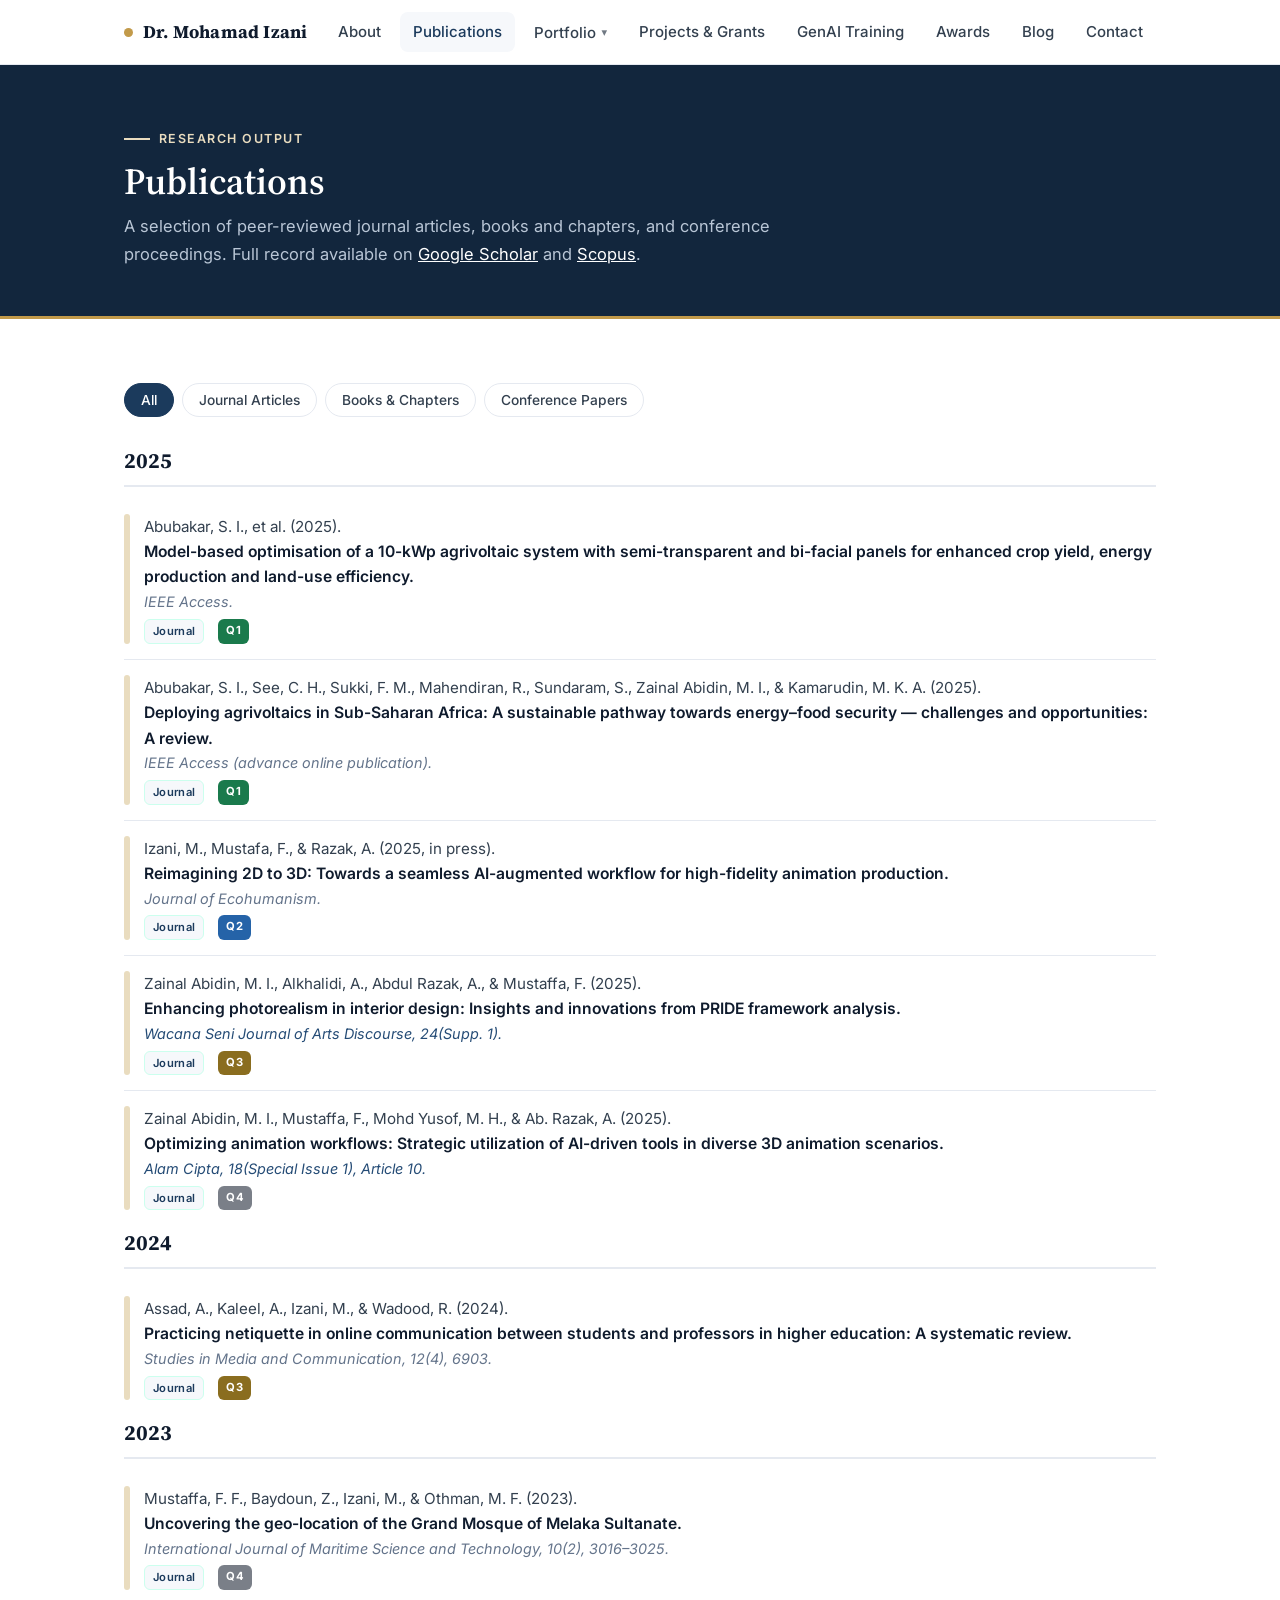
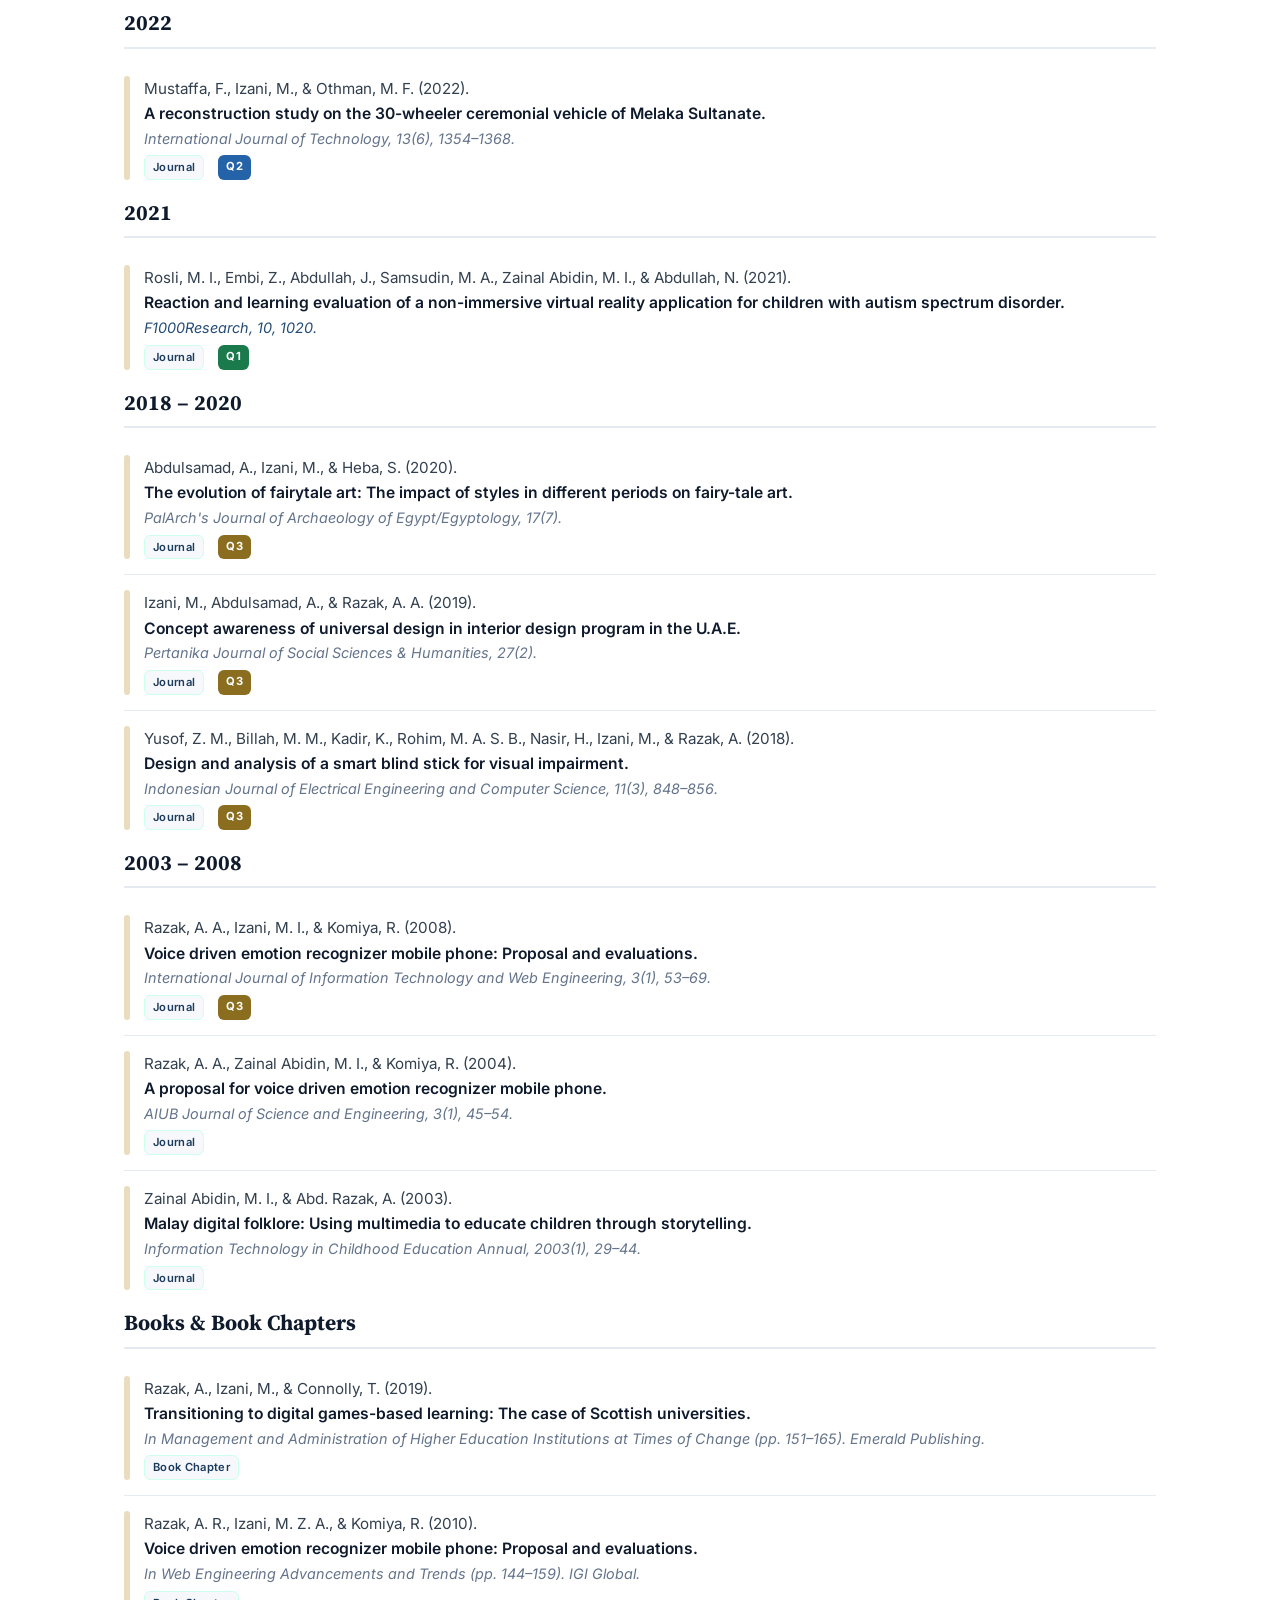
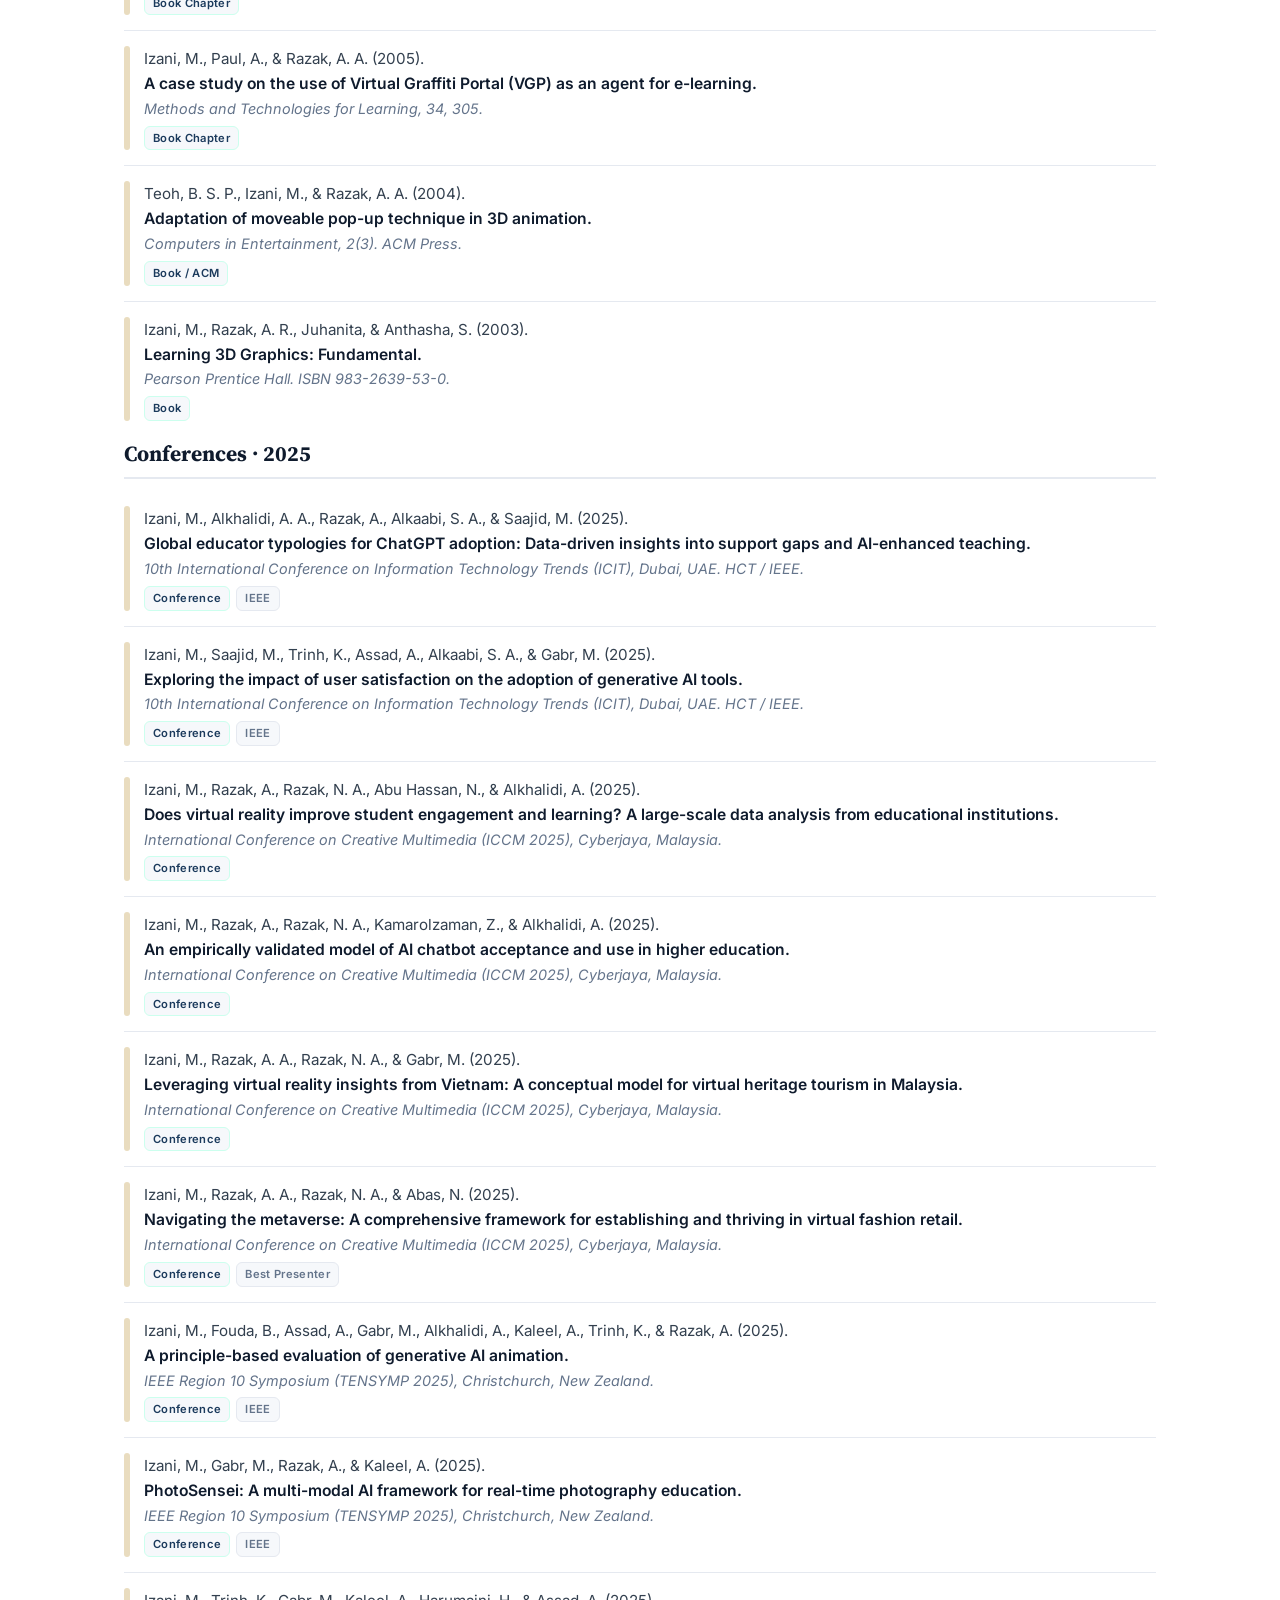
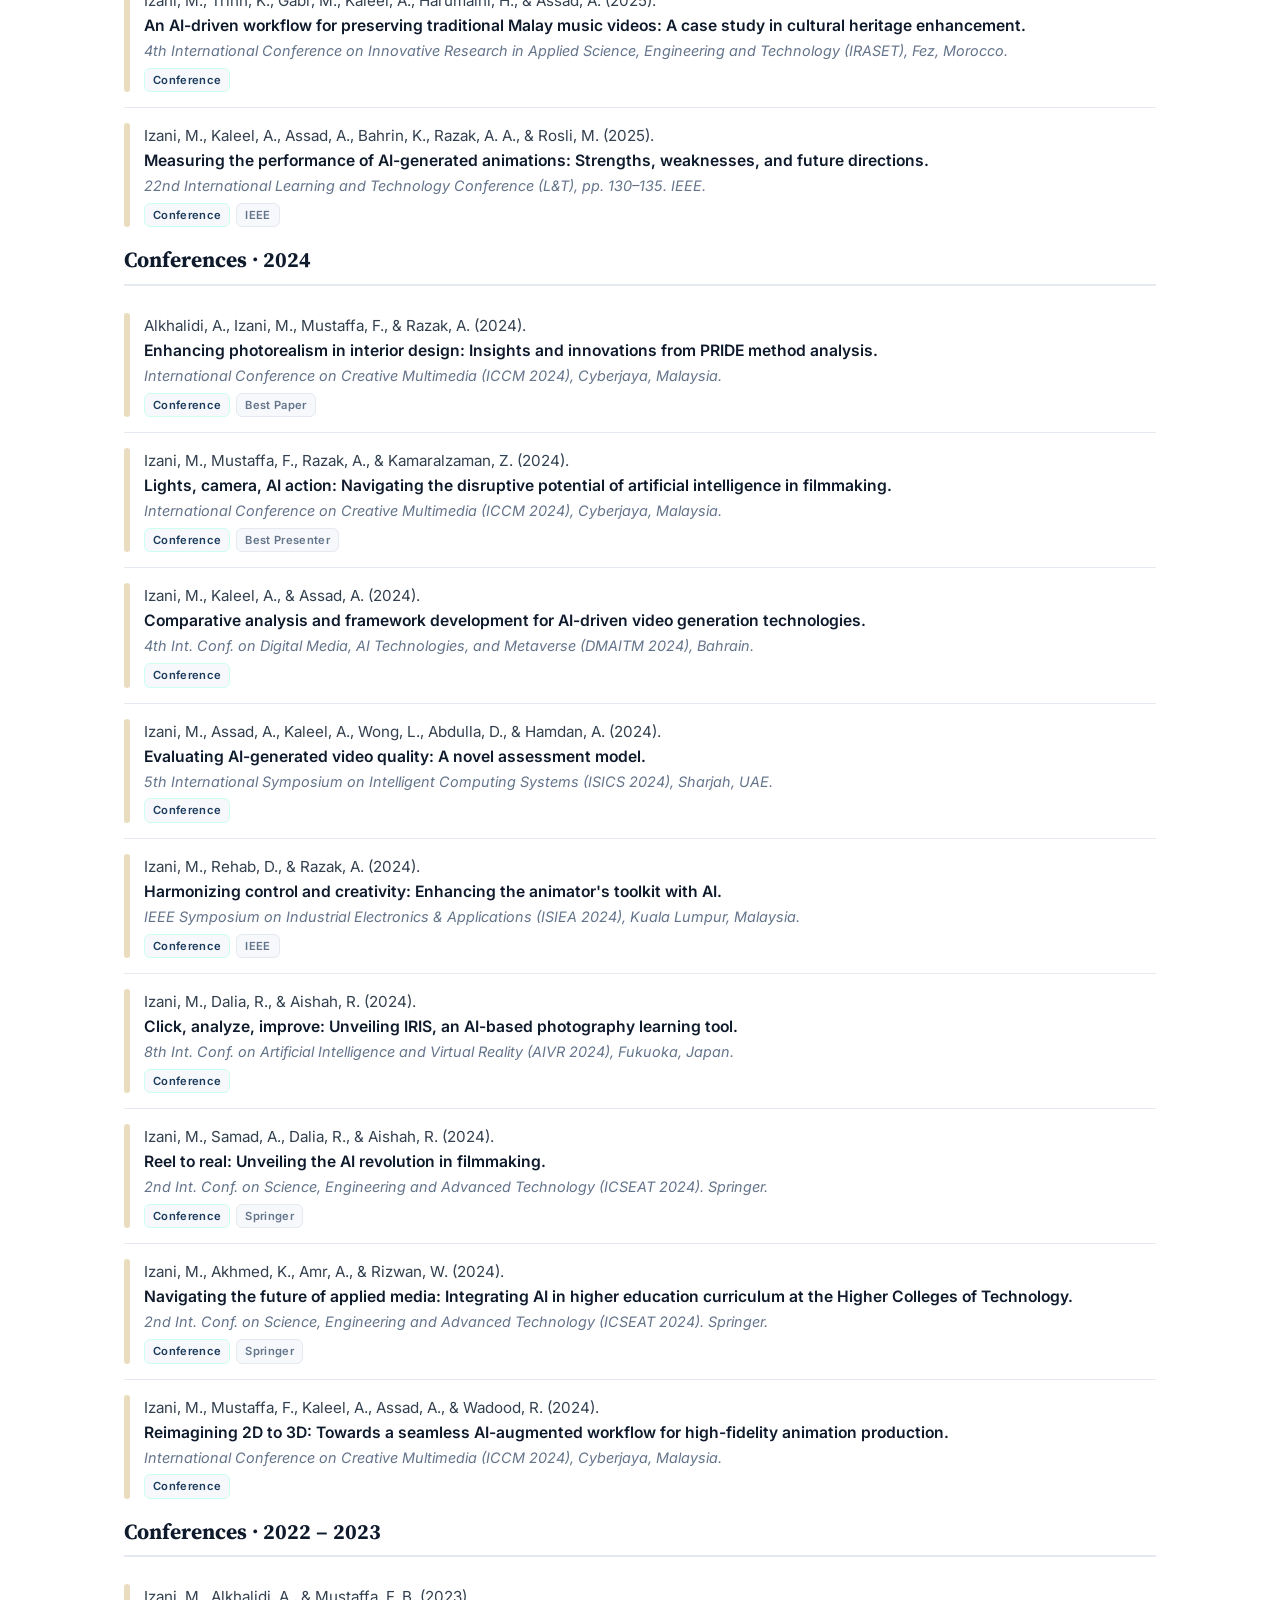
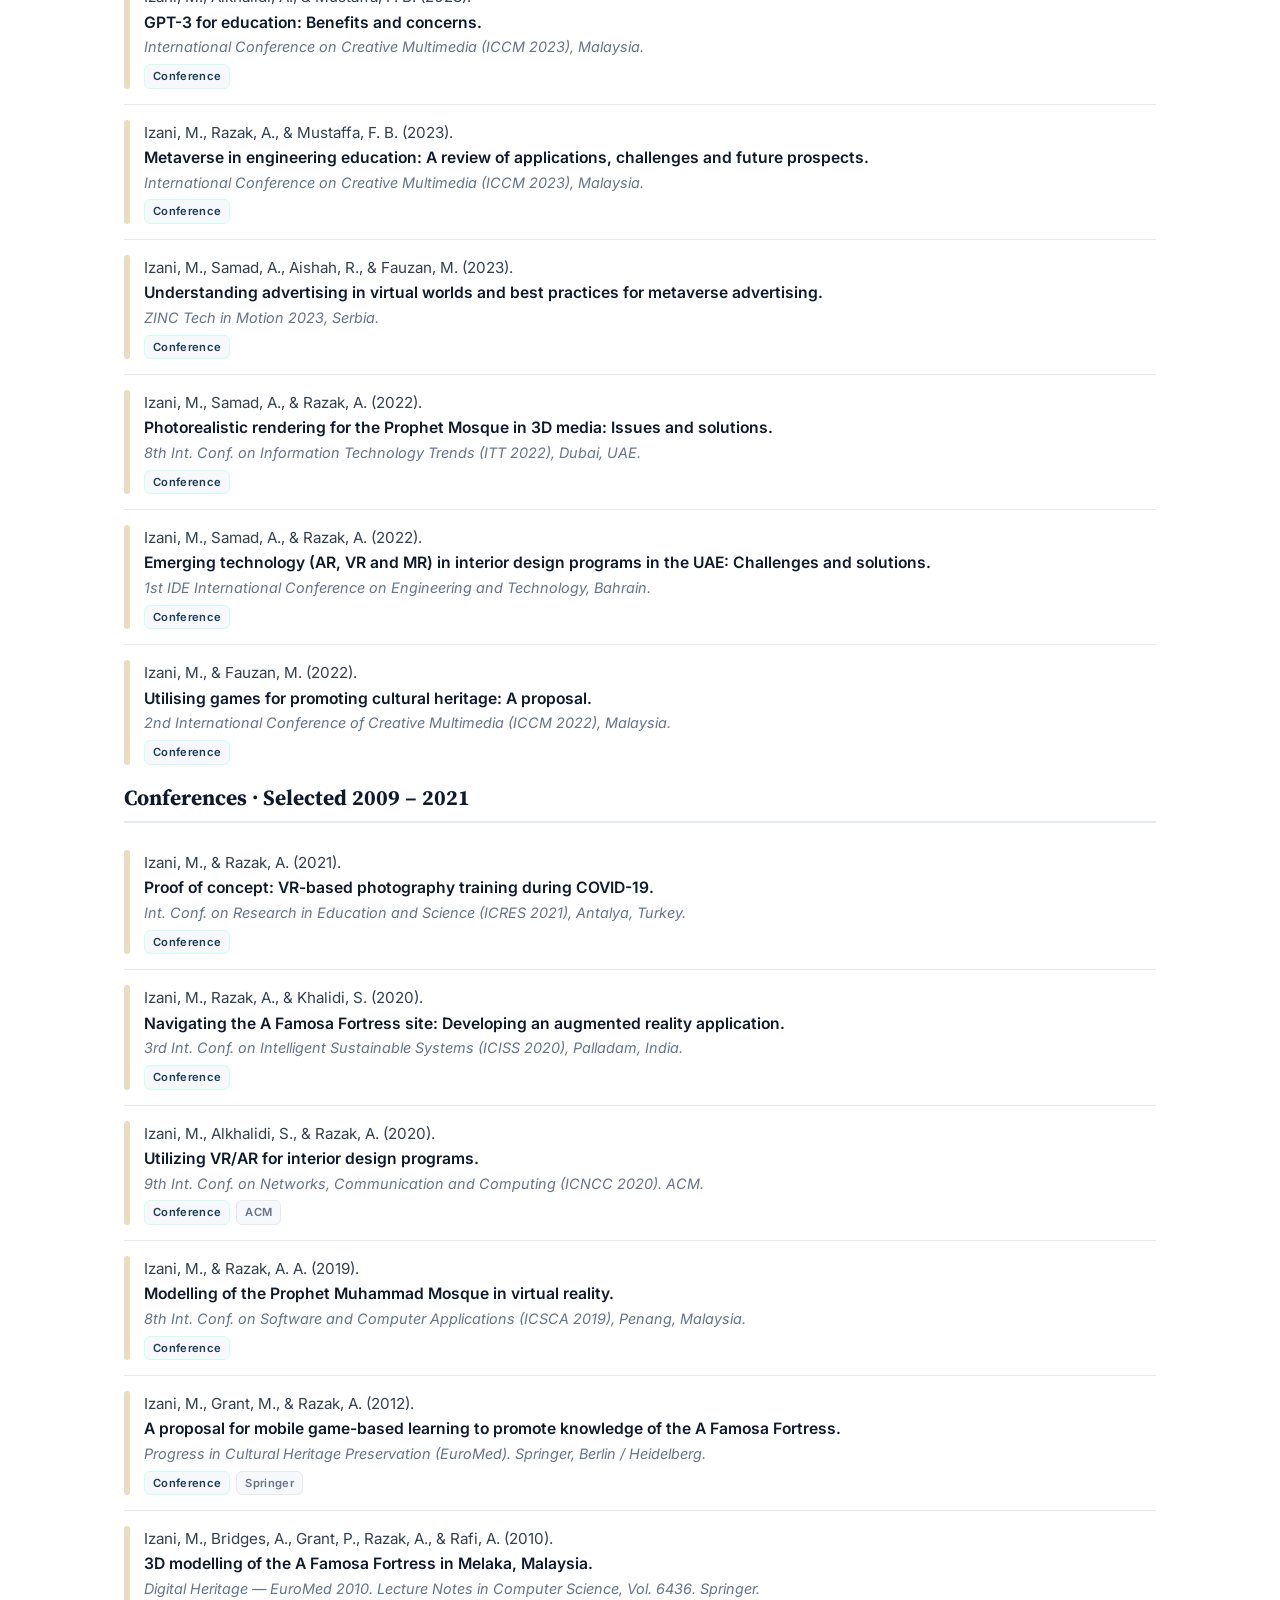
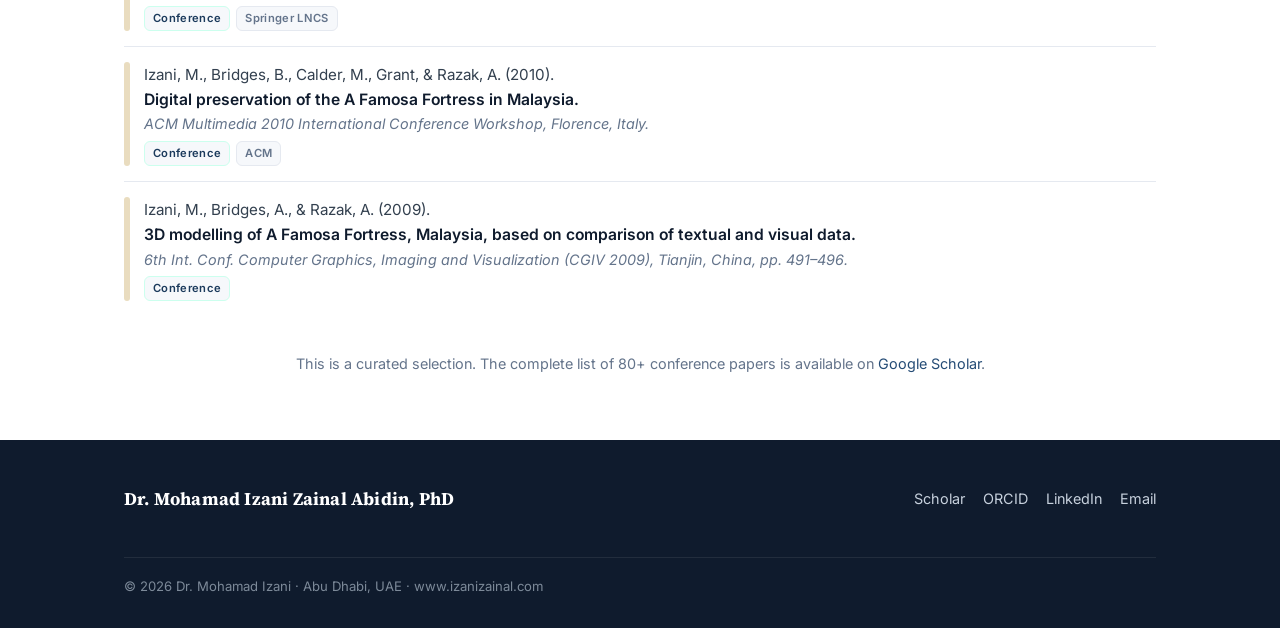
<file: publications.html>
<!DOCTYPE html>
<html lang="en">
<head>
<meta charset="UTF-8">
<meta name="viewport" content="width=device-width, initial-scale=1.0">
<title>Publications — Dr. Mohamad Izani</title>
<meta name="description" content="Peer-reviewed journal articles, books, chapters and conference papers by Dr. Mohamad Izani Zainal Abidin.">
<link rel="stylesheet" href="assets/style.css">
</head>
<body>

<div id="site-nav"></div>

<div class="page-head">
  <div class="wrap">
    <span class="sec-eyebrow">Research Output</span>
    <h1>Publications</h1>
    <p>A selection of peer-reviewed journal articles, books and chapters, and conference proceedings. Full record available on <a href="https://scholar.google.com/citations?user=4yNI14cAAAAJ&hl=en" target="_blank" rel="noopener" style="color:#fff;text-decoration:underline">Google Scholar</a> and <a href="https://www.scopus.com/authid/detail.uri?authorId=57223811243" target="_blank" rel="noopener" style="color:#fff;text-decoration:underline">Scopus</a>.</p>
  </div>
</div>

<section>
  <div class="wrap">

    <div class="pub-filter">
      <button data-filter="all" class="active">All</button>
      <button data-filter="journal">Journal Articles</button>
      <button data-filter="book">Books &amp; Chapters</button>
      <button data-filter="conference">Conference Papers</button>
    </div>

    <!-- ============ JOURNAL ARTICLES ============ -->
    <div data-yeargroup>
      <div class="pub-year">2025</div>
      <div class="pub" data-cat="journal"><div class="marker"></div><div class="body">
        <div class="authors">Abubakar, S. I., et&nbsp;al. (2025).</div>
        <div class="title">Model-based optimisation of a 10-kWp agrivoltaic system with semi-transparent and bi-facial panels for enhanced crop yield, energy production and land-use efficiency.</div>
        <div class="venue">IEEE Access.</div>
        <div class="badges"><span class="badge type">Journal</span><span class="q-tag q1">Q1</span></div>
      </div></div>
      <div class="pub" data-cat="journal"><div class="marker"></div><div class="body">
        <div class="authors">Abubakar, S. I., See, C. H., Sukki, F. M., Mahendiran, R., Sundaram, S., Zainal Abidin, M. I., &amp; Kamarudin, M. K. A. (2025).</div>
        <div class="title">Deploying agrivoltaics in Sub-Saharan Africa: A sustainable pathway towards energy–food security — challenges and opportunities: A review.</div>
        <div class="venue">IEEE Access (advance online publication).</div>
        <div class="badges"><span class="badge type">Journal</span><span class="q-tag q1">Q1</span></div>
      </div></div>
      <div class="pub" data-cat="journal"><div class="marker"></div><div class="body">
        <div class="authors">Izani, M., Mustafa, F., &amp; Razak, A. (2025, in press).</div>
        <div class="title">Reimagining 2D to 3D: Towards a seamless AI-augmented workflow for high-fidelity animation production.</div>
        <div class="venue">Journal of Ecohumanism.</div>
        <div class="badges"><span class="badge type">Journal</span><span class="q-tag q2">Q2</span></div>
      </div></div>
      <div class="pub" data-cat="journal"><div class="marker"></div><div class="body">
        <div class="authors">Zainal Abidin, M. I., Alkhalidi, A., Abdul Razak, A., &amp; Mustaffa, F. (2025).</div>
        <div class="title">Enhancing photorealism in interior design: Insights and innovations from PRIDE framework analysis.</div>
        <div class="venue"><a href="https://doi.org/10.21315/ws2025.24.s1.8" target="_blank" rel="noopener">Wacana Seni Journal of Arts Discourse, 24(Supp. 1).</a></div>
        <div class="badges"><span class="badge type">Journal</span><span class="q-tag q3">Q3</span></div>
      </div></div>
      <div class="pub" data-cat="journal"><div class="marker"></div><div class="body">
        <div class="authors">Zainal Abidin, M. I., Mustaffa, F., Mohd Yusof, M. H., &amp; Ab. Razak, A. (2025).</div>
        <div class="title">Optimizing animation workflows: Strategic utilization of AI-driven tools in diverse 3D animation scenarios.</div>
        <div class="venue"><a href="https://doi.org/10.47836/AC.18.S1.PAPER10" target="_blank" rel="noopener">Alam Cipta, 18(Special Issue 1), Article 10.</a></div>
        <div class="badges"><span class="badge type">Journal</span><span class="q-tag q4">Q4</span></div>
      </div></div>
    </div>

    <div data-yeargroup>
      <div class="pub-year">2024</div>
      <div class="pub" data-cat="journal"><div class="marker"></div><div class="body">
        <div class="authors">Assad, A., Kaleel, A., Izani, M., &amp; Wadood, R. (2024).</div>
        <div class="title">Practicing netiquette in online communication between students and professors in higher education: A systematic review.</div>
        <div class="venue">Studies in Media and Communication, 12(4), 6903.</div>
        <div class="badges"><span class="badge type">Journal</span><span class="q-tag q3">Q3</span></div>
      </div></div>
    </div>

    <div data-yeargroup>
      <div class="pub-year">2023</div>
      <div class="pub" data-cat="journal"><div class="marker"></div><div class="body">
        <div class="authors">Mustaffa, F. F., Baydoun, Z., Izani, M., &amp; Othman, M. F. (2023).</div>
        <div class="title">Uncovering the geo-location of the Grand Mosque of Melaka Sultanate.</div>
        <div class="venue">International Journal of Maritime Science and Technology, 10(2), 3016–3025.</div>
        <div class="badges"><span class="badge type">Journal</span><span class="q-tag q4">Q4</span></div>
      </div></div>
    </div>

    <div data-yeargroup>
      <div class="pub-year">2022</div>
      <div class="pub" data-cat="journal"><div class="marker"></div><div class="body">
        <div class="authors">Mustaffa, F., Izani, M., &amp; Othman, M. F. (2022).</div>
        <div class="title">A reconstruction study on the 30-wheeler ceremonial vehicle of Melaka Sultanate.</div>
        <div class="venue">International Journal of Technology, 13(6), 1354–1368.</div>
        <div class="badges"><span class="badge type">Journal</span><span class="q-tag q2">Q2</span></div>
      </div></div>
    </div>

    <div data-yeargroup>
      <div class="pub-year">2021</div>
      <div class="pub" data-cat="journal"><div class="marker"></div><div class="body">
        <div class="authors">Rosli, M. I., Embi, Z., Abdullah, J., Samsudin, M. A., Zainal Abidin, M. I., &amp; Abdullah, N. (2021).</div>
        <div class="title">Reaction and learning evaluation of a non-immersive virtual reality application for children with autism spectrum disorder.</div>
        <div class="venue"><a href="https://doi.org/10.12688/f1000research.73386.1" target="_blank" rel="noopener">F1000Research, 10, 1020.</a></div>
        <div class="badges"><span class="badge type">Journal</span><span class="q-tag q1">Q1</span></div>
      </div></div>
    </div>

    <div data-yeargroup>
      <div class="pub-year">2018 – 2020</div>
      <div class="pub" data-cat="journal"><div class="marker"></div><div class="body">
        <div class="authors">Abdulsamad, A., Izani, M., &amp; Heba, S. (2020).</div>
        <div class="title">The evolution of fairytale art: The impact of styles in different periods on fairy-tale art.</div>
        <div class="venue">PalArch's Journal of Archaeology of Egypt/Egyptology, 17(7).</div>
        <div class="badges"><span class="badge type">Journal</span><span class="q-tag q3">Q3</span></div>
      </div></div>
      <div class="pub" data-cat="journal"><div class="marker"></div><div class="body">
        <div class="authors">Izani, M., Abdulsamad, A., &amp; Razak, A. A. (2019).</div>
        <div class="title">Concept awareness of universal design in interior design program in the U.A.E.</div>
        <div class="venue">Pertanika Journal of Social Sciences &amp; Humanities, 27(2).</div>
        <div class="badges"><span class="badge type">Journal</span><span class="q-tag q3">Q3</span></div>
      </div></div>
      <div class="pub" data-cat="journal"><div class="marker"></div><div class="body">
        <div class="authors">Yusof, Z. M., Billah, M. M., Kadir, K., Rohim, M. A. S. B., Nasir, H., Izani, M., &amp; Razak, A. (2018).</div>
        <div class="title">Design and analysis of a smart blind stick for visual impairment.</div>
        <div class="venue">Indonesian Journal of Electrical Engineering and Computer Science, 11(3), 848–856.</div>
        <div class="badges"><span class="badge type">Journal</span><span class="q-tag q3">Q3</span></div>
      </div></div>
    </div>

    <div data-yeargroup>
      <div class="pub-year">2003 – 2008</div>
      <div class="pub" data-cat="journal"><div class="marker"></div><div class="body">
        <div class="authors">Razak, A. A., Izani, M. I., &amp; Komiya, R. (2008).</div>
        <div class="title">Voice driven emotion recognizer mobile phone: Proposal and evaluations.</div>
        <div class="venue">International Journal of Information Technology and Web Engineering, 3(1), 53–69.</div>
        <div class="badges"><span class="badge type">Journal</span><span class="q-tag q3">Q3</span></div>
      </div></div>
      <div class="pub" data-cat="journal"><div class="marker"></div><div class="body">
        <div class="authors">Razak, A. A., Zainal Abidin, M. I., &amp; Komiya, R. (2004).</div>
        <div class="title">A proposal for voice driven emotion recognizer mobile phone.</div>
        <div class="venue">AIUB Journal of Science and Engineering, 3(1), 45–54.</div>
        <div class="badges"><span class="badge type">Journal</span></div>
      </div></div>
      <div class="pub" data-cat="journal"><div class="marker"></div><div class="body">
        <div class="authors">Zainal Abidin, M. I., &amp; Abd. Razak, A. (2003).</div>
        <div class="title">Malay digital folklore: Using multimedia to educate children through storytelling.</div>
        <div class="venue">Information Technology in Childhood Education Annual, 2003(1), 29–44.</div>
        <div class="badges"><span class="badge type">Journal</span></div>
      </div></div>
    </div>

    <!-- ============ BOOKS & CHAPTERS ============ -->
    <div data-yeargroup>
      <div class="pub-year">Books &amp; Book Chapters</div>
      <div class="pub" data-cat="book"><div class="marker"></div><div class="body">
        <div class="authors">Razak, A., Izani, M., &amp; Connolly, T. (2019).</div>
        <div class="title">Transitioning to digital games-based learning: The case of Scottish universities.</div>
        <div class="venue">In Management and Administration of Higher Education Institutions at Times of Change (pp. 151–165). Emerald Publishing.</div>
        <div class="badges"><span class="badge type">Book Chapter</span></div>
      </div></div>
      <div class="pub" data-cat="book"><div class="marker"></div><div class="body">
        <div class="authors">Razak, A. R., Izani, M. Z. A., &amp; Komiya, R. (2010).</div>
        <div class="title">Voice driven emotion recognizer mobile phone: Proposal and evaluations.</div>
        <div class="venue">In Web Engineering Advancements and Trends (pp. 144–159). IGI Global.</div>
        <div class="badges"><span class="badge type">Book Chapter</span></div>
      </div></div>
      <div class="pub" data-cat="book"><div class="marker"></div><div class="body">
        <div class="authors">Izani, M., Paul, A., &amp; Razak, A. A. (2005).</div>
        <div class="title">A case study on the use of Virtual Graffiti Portal (VGP) as an agent for e-learning.</div>
        <div class="venue">Methods and Technologies for Learning, 34, 305.</div>
        <div class="badges"><span class="badge type">Book Chapter</span></div>
      </div></div>
      <div class="pub" data-cat="book"><div class="marker"></div><div class="body">
        <div class="authors">Teoh, B. S. P., Izani, M., &amp; Razak, A. A. (2004).</div>
        <div class="title">Adaptation of moveable pop-up technique in 3D animation.</div>
        <div class="venue">Computers in Entertainment, 2(3). ACM Press.</div>
        <div class="badges"><span class="badge type">Book / ACM</span></div>
      </div></div>
      <div class="pub" data-cat="book"><div class="marker"></div><div class="body">
        <div class="authors">Izani, M., Razak, A. R., Juhanita, &amp; Anthasha, S. (2003).</div>
        <div class="title">Learning 3D Graphics: Fundamental.</div>
        <div class="venue">Pearson Prentice Hall. ISBN 983-2639-53-0.</div>
        <div class="badges"><span class="badge type">Book</span></div>
      </div></div>
    </div>

    <!-- ============ CONFERENCE PAPERS ============ -->
    <div data-yeargroup>
      <div class="pub-year">Conferences · 2025</div>
      <div class="pub" data-cat="conference"><div class="marker"></div><div class="body">
        <div class="authors">Izani, M., Alkhalidi, A. A., Razak, A., Alkaabi, S. A., &amp; Saajid, M. (2025).</div>
        <div class="title">Global educator typologies for ChatGPT adoption: Data-driven insights into support gaps and AI-enhanced teaching.</div>
        <div class="venue">10th International Conference on Information Technology Trends (ICIT), Dubai, UAE. HCT / IEEE.</div>
        <div class="badges"><span class="badge type">Conference</span><span class="badge">IEEE</span></div>
      </div></div>
      <div class="pub" data-cat="conference"><div class="marker"></div><div class="body">
        <div class="authors">Izani, M., Saajid, M., Trinh, K., Assad, A., Alkaabi, S. A., &amp; Gabr, M. (2025).</div>
        <div class="title">Exploring the impact of user satisfaction on the adoption of generative AI tools.</div>
        <div class="venue">10th International Conference on Information Technology Trends (ICIT), Dubai, UAE. HCT / IEEE.</div>
        <div class="badges"><span class="badge type">Conference</span><span class="badge">IEEE</span></div>
      </div></div>
      <div class="pub" data-cat="conference"><div class="marker"></div><div class="body">
        <div class="authors">Izani, M., Razak, A., Razak, N. A., Abu Hassan, N., &amp; Alkhalidi, A. (2025).</div>
        <div class="title">Does virtual reality improve student engagement and learning? A large-scale data analysis from educational institutions.</div>
        <div class="venue">International Conference on Creative Multimedia (ICCM 2025), Cyberjaya, Malaysia.</div>
        <div class="badges"><span class="badge type">Conference</span></div>
      </div></div>
      <div class="pub" data-cat="conference"><div class="marker"></div><div class="body">
        <div class="authors">Izani, M., Razak, A., Razak, N. A., Kamarolzaman, Z., &amp; Alkhalidi, A. (2025).</div>
        <div class="title">An empirically validated model of AI chatbot acceptance and use in higher education.</div>
        <div class="venue">International Conference on Creative Multimedia (ICCM 2025), Cyberjaya, Malaysia.</div>
        <div class="badges"><span class="badge type">Conference</span></div>
      </div></div>
      <div class="pub" data-cat="conference"><div class="marker"></div><div class="body">
        <div class="authors">Izani, M., Razak, A. A., Razak, N. A., &amp; Gabr, M. (2025).</div>
        <div class="title">Leveraging virtual reality insights from Vietnam: A conceptual model for virtual heritage tourism in Malaysia.</div>
        <div class="venue">International Conference on Creative Multimedia (ICCM 2025), Cyberjaya, Malaysia.</div>
        <div class="badges"><span class="badge type">Conference</span></div>
      </div></div>
      <div class="pub" data-cat="conference"><div class="marker"></div><div class="body">
        <div class="authors">Izani, M., Razak, A. A., Razak, N. A., &amp; Abas, N. (2025).</div>
        <div class="title">Navigating the metaverse: A comprehensive framework for establishing and thriving in virtual fashion retail.</div>
        <div class="venue">International Conference on Creative Multimedia (ICCM 2025), Cyberjaya, Malaysia.</div>
        <div class="badges"><span class="badge type">Conference</span><span class="badge">Best Presenter</span></div>
      </div></div>
      <div class="pub" data-cat="conference"><div class="marker"></div><div class="body">
        <div class="authors">Izani, M., Fouda, B., Assad, A., Gabr, M., Alkhalidi, A., Kaleel, A., Trinh, K., &amp; Razak, A. (2025).</div>
        <div class="title">A principle-based evaluation of generative AI animation.</div>
        <div class="venue">IEEE Region 10 Symposium (TENSYMP 2025), Christchurch, New Zealand.</div>
        <div class="badges"><span class="badge type">Conference</span><span class="badge">IEEE</span></div>
      </div></div>
      <div class="pub" data-cat="conference"><div class="marker"></div><div class="body">
        <div class="authors">Izani, M., Gabr, M., Razak, A., &amp; Kaleel, A. (2025).</div>
        <div class="title">PhotoSensei: A multi-modal AI framework for real-time photography education.</div>
        <div class="venue">IEEE Region 10 Symposium (TENSYMP 2025), Christchurch, New Zealand.</div>
        <div class="badges"><span class="badge type">Conference</span><span class="badge">IEEE</span></div>
      </div></div>
      <div class="pub" data-cat="conference"><div class="marker"></div><div class="body">
        <div class="authors">Izani, M., Trinh, K., Gabr, M., Kaleel, A., Harumaini, H., &amp; Assad, A. (2025).</div>
        <div class="title">An AI-driven workflow for preserving traditional Malay music videos: A case study in cultural heritage enhancement.</div>
        <div class="venue">4th International Conference on Innovative Research in Applied Science, Engineering and Technology (IRASET), Fez, Morocco.</div>
        <div class="badges"><span class="badge type">Conference</span></div>
      </div></div>
      <div class="pub" data-cat="conference"><div class="marker"></div><div class="body">
        <div class="authors">Izani, M., Kaleel, A., Assad, A., Bahrin, K., Razak, A. A., &amp; Rosli, M. (2025).</div>
        <div class="title">Measuring the performance of AI-generated animations: Strengths, weaknesses, and future directions.</div>
        <div class="venue">22nd International Learning and Technology Conference (L&amp;T), pp. 130–135. IEEE.</div>
        <div class="badges"><span class="badge type">Conference</span><span class="badge">IEEE</span></div>
      </div></div>
    </div>

    <div data-yeargroup>
      <div class="pub-year">Conferences · 2024</div>
      <div class="pub" data-cat="conference"><div class="marker"></div><div class="body">
        <div class="authors">Alkhalidi, A., Izani, M., Mustaffa, F., &amp; Razak, A. (2024).</div>
        <div class="title">Enhancing photorealism in interior design: Insights and innovations from PRIDE method analysis.</div>
        <div class="venue">International Conference on Creative Multimedia (ICCM 2024), Cyberjaya, Malaysia.</div>
        <div class="badges"><span class="badge type">Conference</span><span class="badge">Best Paper</span></div>
      </div></div>
      <div class="pub" data-cat="conference"><div class="marker"></div><div class="body">
        <div class="authors">Izani, M., Mustaffa, F., Razak, A., &amp; Kamaralzaman, Z. (2024).</div>
        <div class="title">Lights, camera, AI action: Navigating the disruptive potential of artificial intelligence in filmmaking.</div>
        <div class="venue">International Conference on Creative Multimedia (ICCM 2024), Cyberjaya, Malaysia.</div>
        <div class="badges"><span class="badge type">Conference</span><span class="badge">Best Presenter</span></div>
      </div></div>
      <div class="pub" data-cat="conference"><div class="marker"></div><div class="body">
        <div class="authors">Izani, M., Kaleel, A., &amp; Assad, A. (2024).</div>
        <div class="title">Comparative analysis and framework development for AI-driven video generation technologies.</div>
        <div class="venue">4th Int. Conf. on Digital Media, AI Technologies, and Metaverse (DMAITM 2024), Bahrain.</div>
        <div class="badges"><span class="badge type">Conference</span></div>
      </div></div>
      <div class="pub" data-cat="conference"><div class="marker"></div><div class="body">
        <div class="authors">Izani, M., Assad, A., Kaleel, A., Wong, L., Abdulla, D., &amp; Hamdan, A. (2024).</div>
        <div class="title">Evaluating AI-generated video quality: A novel assessment model.</div>
        <div class="venue">5th International Symposium on Intelligent Computing Systems (ISICS 2024), Sharjah, UAE.</div>
        <div class="badges"><span class="badge type">Conference</span></div>
      </div></div>
      <div class="pub" data-cat="conference"><div class="marker"></div><div class="body">
        <div class="authors">Izani, M., Rehab, D., &amp; Razak, A. (2024).</div>
        <div class="title">Harmonizing control and creativity: Enhancing the animator's toolkit with AI.</div>
        <div class="venue">IEEE Symposium on Industrial Electronics &amp; Applications (ISIEA 2024), Kuala Lumpur, Malaysia.</div>
        <div class="badges"><span class="badge type">Conference</span><span class="badge">IEEE</span></div>
      </div></div>
      <div class="pub" data-cat="conference"><div class="marker"></div><div class="body">
        <div class="authors">Izani, M., Dalia, R., &amp; Aishah, R. (2024).</div>
        <div class="title">Click, analyze, improve: Unveiling IRIS, an AI-based photography learning tool.</div>
        <div class="venue">8th Int. Conf. on Artificial Intelligence and Virtual Reality (AIVR 2024), Fukuoka, Japan.</div>
        <div class="badges"><span class="badge type">Conference</span></div>
      </div></div>
      <div class="pub" data-cat="conference"><div class="marker"></div><div class="body">
        <div class="authors">Izani, M., Samad, A., Dalia, R., &amp; Aishah, R. (2024).</div>
        <div class="title">Reel to real: Unveiling the AI revolution in filmmaking.</div>
        <div class="venue">2nd Int. Conf. on Science, Engineering and Advanced Technology (ICSEAT 2024). Springer.</div>
        <div class="badges"><span class="badge type">Conference</span><span class="badge">Springer</span></div>
      </div></div>
      <div class="pub" data-cat="conference"><div class="marker"></div><div class="body">
        <div class="authors">Izani, M., Akhmed, K., Amr, A., &amp; Rizwan, W. (2024).</div>
        <div class="title">Navigating the future of applied media: Integrating AI in higher education curriculum at the Higher Colleges of Technology.</div>
        <div class="venue">2nd Int. Conf. on Science, Engineering and Advanced Technology (ICSEAT 2024). Springer.</div>
        <div class="badges"><span class="badge type">Conference</span><span class="badge">Springer</span></div>
      </div></div>
      <div class="pub" data-cat="conference"><div class="marker"></div><div class="body">
        <div class="authors">Izani, M., Mustaffa, F., Kaleel, A., Assad, A., &amp; Wadood, R. (2024).</div>
        <div class="title">Reimagining 2D to 3D: Towards a seamless AI-augmented workflow for high-fidelity animation production.</div>
        <div class="venue">International Conference on Creative Multimedia (ICCM 2024), Cyberjaya, Malaysia.</div>
        <div class="badges"><span class="badge type">Conference</span></div>
      </div></div>
    </div>

    <div data-yeargroup>
      <div class="pub-year">Conferences · 2022 – 2023</div>
      <div class="pub" data-cat="conference"><div class="marker"></div><div class="body">
        <div class="authors">Izani, M., Alkhalidi, A., &amp; Mustaffa, F. B. (2023).</div>
        <div class="title">GPT-3 for education: Benefits and concerns.</div>
        <div class="venue">International Conference on Creative Multimedia (ICCM 2023), Malaysia.</div>
        <div class="badges"><span class="badge type">Conference</span></div>
      </div></div>
      <div class="pub" data-cat="conference"><div class="marker"></div><div class="body">
        <div class="authors">Izani, M., Razak, A., &amp; Mustaffa, F. B. (2023).</div>
        <div class="title">Metaverse in engineering education: A review of applications, challenges and future prospects.</div>
        <div class="venue">International Conference on Creative Multimedia (ICCM 2023), Malaysia.</div>
        <div class="badges"><span class="badge type">Conference</span></div>
      </div></div>
      <div class="pub" data-cat="conference"><div class="marker"></div><div class="body">
        <div class="authors">Izani, M., Samad, A., Aishah, R., &amp; Fauzan, M. (2023).</div>
        <div class="title">Understanding advertising in virtual worlds and best practices for metaverse advertising.</div>
        <div class="venue">ZINC Tech in Motion 2023, Serbia.</div>
        <div class="badges"><span class="badge type">Conference</span></div>
      </div></div>
      <div class="pub" data-cat="conference"><div class="marker"></div><div class="body">
        <div class="authors">Izani, M., Samad, A., &amp; Razak, A. (2022).</div>
        <div class="title">Photorealistic rendering for the Prophet Mosque in 3D media: Issues and solutions.</div>
        <div class="venue">8th Int. Conf. on Information Technology Trends (ITT 2022), Dubai, UAE.</div>
        <div class="badges"><span class="badge type">Conference</span></div>
      </div></div>
      <div class="pub" data-cat="conference"><div class="marker"></div><div class="body">
        <div class="authors">Izani, M., Samad, A., &amp; Razak, A. (2022).</div>
        <div class="title">Emerging technology (AR, VR and MR) in interior design programs in the UAE: Challenges and solutions.</div>
        <div class="venue">1st IDE International Conference on Engineering and Technology, Bahrain.</div>
        <div class="badges"><span class="badge type">Conference</span></div>
      </div></div>
      <div class="pub" data-cat="conference"><div class="marker"></div><div class="body">
        <div class="authors">Izani, M., &amp; Fauzan, M. (2022).</div>
        <div class="title">Utilising games for promoting cultural heritage: A proposal.</div>
        <div class="venue">2nd International Conference of Creative Multimedia (ICCM 2022), Malaysia.</div>
        <div class="badges"><span class="badge type">Conference</span></div>
      </div></div>
    </div>

    <div data-yeargroup>
      <div class="pub-year">Conferences · Selected 2009 – 2021</div>
      <div class="pub" data-cat="conference"><div class="marker"></div><div class="body">
        <div class="authors">Izani, M., &amp; Razak, A. (2021).</div>
        <div class="title">Proof of concept: VR-based photography training during COVID-19.</div>
        <div class="venue">Int. Conf. on Research in Education and Science (ICRES 2021), Antalya, Turkey.</div>
        <div class="badges"><span class="badge type">Conference</span></div>
      </div></div>
      <div class="pub" data-cat="conference"><div class="marker"></div><div class="body">
        <div class="authors">Izani, M., Razak, A., &amp; Khalidi, S. (2020).</div>
        <div class="title">Navigating the A Famosa Fortress site: Developing an augmented reality application.</div>
        <div class="venue">3rd Int. Conf. on Intelligent Sustainable Systems (ICISS 2020), Palladam, India.</div>
        <div class="badges"><span class="badge type">Conference</span></div>
      </div></div>
      <div class="pub" data-cat="conference"><div class="marker"></div><div class="body">
        <div class="authors">Izani, M., Alkhalidi, S., &amp; Razak, A. (2020).</div>
        <div class="title">Utilizing VR/AR for interior design programs.</div>
        <div class="venue">9th Int. Conf. on Networks, Communication and Computing (ICNCC 2020). ACM.</div>
        <div class="badges"><span class="badge type">Conference</span><span class="badge">ACM</span></div>
      </div></div>
      <div class="pub" data-cat="conference"><div class="marker"></div><div class="body">
        <div class="authors">Izani, M., &amp; Razak, A. A. (2019).</div>
        <div class="title">Modelling of the Prophet Muhammad Mosque in virtual reality.</div>
        <div class="venue">8th Int. Conf. on Software and Computer Applications (ICSCA 2019), Penang, Malaysia.</div>
        <div class="badges"><span class="badge type">Conference</span></div>
      </div></div>
      <div class="pub" data-cat="conference"><div class="marker"></div><div class="body">
        <div class="authors">Izani, M., Grant, M., &amp; Razak, A. (2012).</div>
        <div class="title">A proposal for mobile game-based learning to promote knowledge of the A Famosa Fortress.</div>
        <div class="venue">Progress in Cultural Heritage Preservation (EuroMed). Springer, Berlin / Heidelberg.</div>
        <div class="badges"><span class="badge type">Conference</span><span class="badge">Springer</span></div>
      </div></div>
      <div class="pub" data-cat="conference"><div class="marker"></div><div class="body">
        <div class="authors">Izani, M., Bridges, A., Grant, P., Razak, A., &amp; Rafi, A. (2010).</div>
        <div class="title">3D modelling of the A Famosa Fortress in Melaka, Malaysia.</div>
        <div class="venue">Digital Heritage — EuroMed 2010. Lecture Notes in Computer Science, Vol. 6436. Springer.</div>
        <div class="badges"><span class="badge type">Conference</span><span class="badge">Springer LNCS</span></div>
      </div></div>
      <div class="pub" data-cat="conference"><div class="marker"></div><div class="body">
        <div class="authors">Izani, M., Bridges, B., Calder, M., Grant, &amp; Razak, A. (2010).</div>
        <div class="title">Digital preservation of the A Famosa Fortress in Malaysia.</div>
        <div class="venue">ACM Multimedia 2010 International Conference Workshop, Florence, Italy.</div>
        <div class="badges"><span class="badge type">Conference</span><span class="badge">ACM</span></div>
      </div></div>
      <div class="pub" data-cat="conference"><div class="marker"></div><div class="body">
        <div class="authors">Izani, M., Bridges, A., &amp; Razak, A. (2009).</div>
        <div class="title">3D modelling of A Famosa Fortress, Malaysia, based on comparison of textual and visual data.</div>
        <div class="venue">6th Int. Conf. Computer Graphics, Imaging and Visualization (CGIV 2009), Tianjin, China, pp. 491–496.</div>
        <div class="badges"><span class="badge type">Conference</span></div>
      </div></div>
    </div>

    <p class="center" style="color:var(--muted);font-size:.9rem;margin-top:36px">
      This is a curated selection. The complete list of 80+ conference papers is available on
      <a href="https://scholar.google.com/citations?user=4yNI14cAAAAJ&hl=en" target="_blank" rel="noopener">Google Scholar</a>.
    </p>

  </div>
</section>

<div id="site-footer"></div>

<script src="assets/main.js"></script>
</body>
</html>
</file>
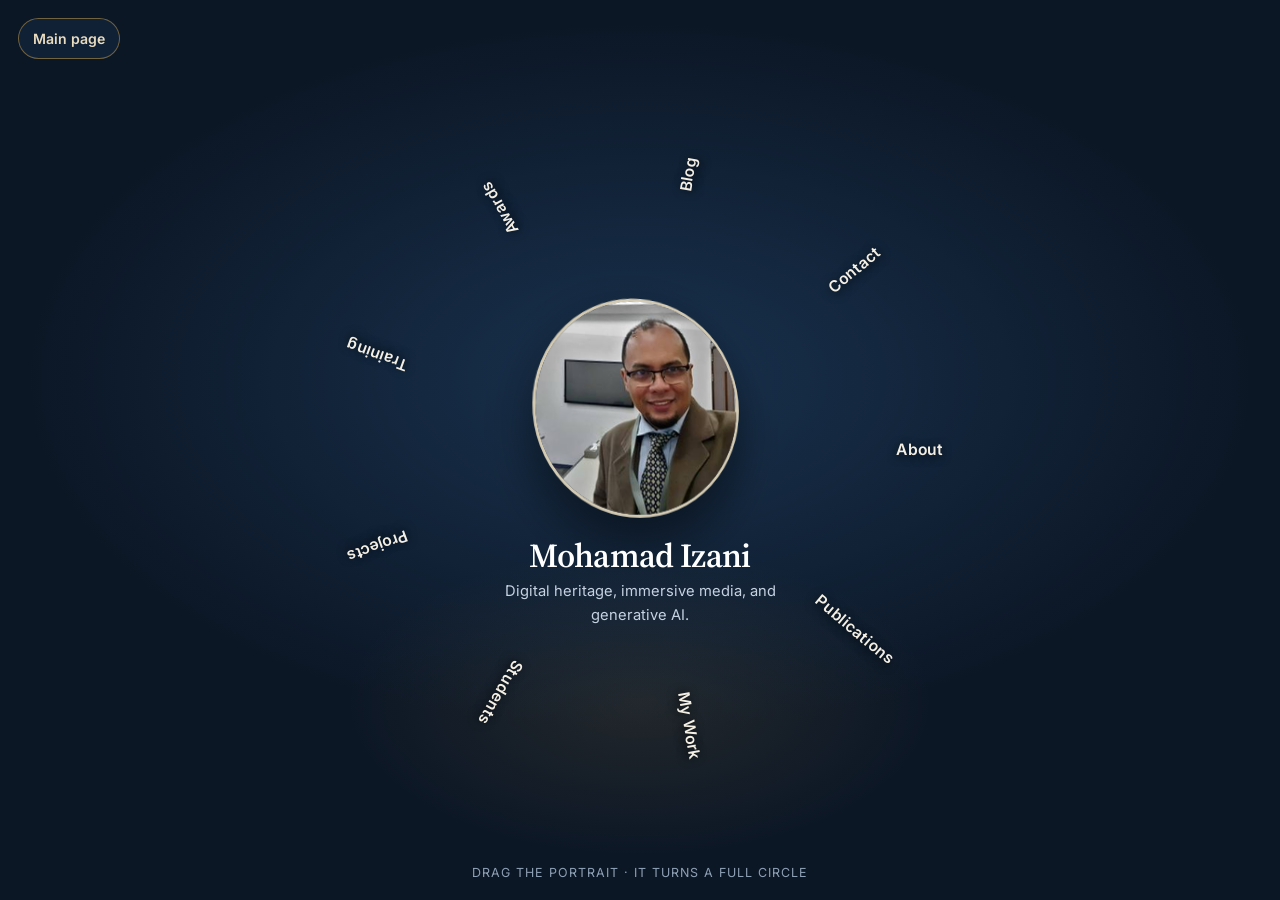
<file: test.html>
<!DOCTYPE html>
<html lang="en">
<head>
<meta charset="UTF-8">
<meta name="viewport" content="width=device-width, initial-scale=1.0">
<title>Test landing — Dr. Mohamad Izani</title>
<meta name="robots" content="noindex">
<link rel="stylesheet" href="assets/style.css">
<style>
  html,body{height:100%;background:#0c1726}
  body{margin:0;overflow:hidden}
  .land{
    min-height:100vh;display:grid;place-items:center;
    background:
      radial-gradient(900px 520px at 50% 42%, rgba(37,76,118,.5), transparent 68%),
      radial-gradient(420px 220px at 50% 78%, rgba(194,154,74,.12), transparent 70%),
      #0c1726;
    color:#eef3f9;position:relative;
  }
  .back{
    position:fixed;left:18px;top:18px;z-index:5;
    color:#e9dcbf;border:1px solid rgba(194,154,74,.55);
    background:rgba(18,38,61,.72);backdrop-filter:blur(8px);
    padding:8px 14px;border-radius:999px;font-size:.88rem;font-weight:600;
  }
  .back:hover{color:#fff;border-color:#e9dcbf}
  .stage{position:relative;width:min(92vw,720px);height:min(92vw,720px)}
  .scene{
    position:absolute;left:50%;top:44%;transform:translate(-50%,-50%);
    width:min(34vw,220px);height:min(34vw,220px);
    perspective:900px;cursor:grab;z-index:2;touch-action:none;
  }
  .scene:active{cursor:grabbing}
  .head{width:100%;height:100%;position:relative;transform-style:preserve-3d}
  .disc{
    position:absolute;inset:0;border-radius:50%;backface-visibility:hidden;
    overflow:hidden;border:3px solid rgba(233,220,191,.9);
    box-shadow:0 22px 50px rgba(0,0,0,.5);
  }
  .disc img{width:100%;height:100%;object-fit:cover;display:block}
  .disc.back{
    transform:rotateY(180deg);
    background:linear-gradient(160deg,#1a3454,#0c1726 70%);
    display:grid;place-items:center;text-align:center;padding:18px;
    color:#e9dcbf;font-family:'Source Serif 4',Georgia,serif;
    font-size:clamp(.95rem,2vw,1.15rem);letter-spacing:.02em;
  }
  .name{
    position:absolute;left:50%;top:44%;z-index:3;pointer-events:none;text-align:center;
    width:min(70vw,280px);transform:translate(-50%, calc(min(17vw,110px) + 18px));
  }
  .name h1{
    font-family:'Source Serif 4',Georgia,serif;color:#fff;font-weight:600;
    font-size:clamp(1.45rem,3vw,2.1rem);letter-spacing:-.02em;
  }
  .name p{color:#c5d2e2;font-size:.92rem;margin-top:4px}
  .hint{
    position:absolute;left:0;right:0;bottom:16px;text-align:center;
    color:#8ea0b5;font-size:.78rem;letter-spacing:.08em;text-transform:uppercase;
  }
  .orbit{position:absolute;inset:0;animation:spin 72s linear infinite}
  .orbit:has(a:hover){animation-play-state:paused}
  .orbit:has(a:hover) a{animation-play-state:paused}
  .slot{
    position:absolute;left:50%;top:50%;width:0;height:0;
    transform:rotate(var(--a)) translateX(min(40vw,280px));
  }
  .slot a{
    position:absolute;left:0;top:0;
    transform:translate(-50%,-50%);
    animation:upright 72s linear infinite;
    color:#f4efe4;font-weight:600;font-size:.98rem;letter-spacing:.02em;
    padding:7px 12px;border-radius:999px;
    text-shadow:0 2px 10px rgba(0,0,0,.7);
    white-space:nowrap;
  }
  .slot a:hover{color:#12263d;background:#c29a4a;text-shadow:none}
  @keyframes spin{to{transform:rotate(360deg)}}
  @keyframes upright{to{transform:translate(-50%,-50%) rotate(-360deg)}}
  @media(prefers-reduced-motion:reduce){
    .orbit,.slot a{animation:none}
  }
  @media(max-width:640px){.hint{display:none}}
</style>
</head>
<body>
<a class="back" href="index.html">Main page</a>
<section class="land">
  <div class="stage">
    <div class="orbit" id="orbit"></div>
    <div class="scene" id="scene" title="Drag to turn">
      <div class="head" id="head">
        <div class="disc"><img id="face" src="assets/profile.jpg" alt="Dr. Mohamad Izani"></div>
        <div class="disc back">Mohamad<br>Izani</div>
      </div>
    </div>
    <div class="name">
      <h1>Mohamad Izani</h1>
      <p>Digital heritage, immersive media, and generative AI.</p>
    </div>
  </div>
  <p class="hint">Drag the portrait · it turns a full circle</p>
</section>
<script>
(function(){
  try{ sessionStorage.setItem('izaniTestLanding','1'); }catch(e){}
  fetch('assets/portrait.b64').then(function(r){return r.ok ? r.text() : '';}).then(function(t){
    t=(t||'').replace(/\s/g,'');
    var img=document.getElementById('face');
    if(img && t.indexOf('/9j/')===0 && t.length>1000) img.src='data:image/jpeg;base64,'+t;
  }).catch(function(){});
  var items=[
    ['About','index.html'],
    ['Publications','publications.html'],
    ['My Work','portfolio-persona.html'],
    ['Students','portfolio-students.html'],
    ['Projects','projects.html'],
    ['Training','training.html'],
    ['Awards','awards.html'],
    ['Blog','blog.html'],
    ['Contact','contact.html']
  ];
  var orbit=document.getElementById('orbit');
  items.forEach(function(it,i){
    var slot=document.createElement('div');
    slot.className='slot';
    slot.style.setProperty('--a', (i*360/items.length)+'deg');
    var a=document.createElement('a');
    a.href=it[1];
    a.textContent=it[0];
    slot.appendChild(a);
    orbit.appendChild(slot);
  });
  var head=document.getElementById('head');
  var scene=document.getElementById('scene');
  var y=-18, x=6, drag=false, lx=0, ly=0;
  function paint(){ head.style.transform='rotateX('+x+'deg) rotateY('+y+'deg)'; }
  paint();
  scene.addEventListener('pointerdown', function(e){
    drag=true; lx=e.clientX; ly=e.clientY;
    scene.setPointerCapture(e.pointerId);
  });
  scene.addEventListener('pointermove', function(e){
    if(!drag) return;
    y += (e.clientX-lx)*0.6;
    x += (ly-e.clientY)*0.35;
    x=Math.max(-40, Math.min(40, x));
    lx=e.clientX; ly=e.clientY;
    paint();
  });
  function up(){ drag=false; }
  scene.addEventListener('pointerup', up);
  scene.addEventListener('pointercancel', up);
  if(!window.matchMedia('(prefers-reduced-motion: reduce)').matches){
    (function tick(){
      if(!drag){ y = (y + 0.55) % 360; paint(); }
      requestAnimationFrame(tick);
    })();
  }
})();
</script>
</body>
</html>
</file>
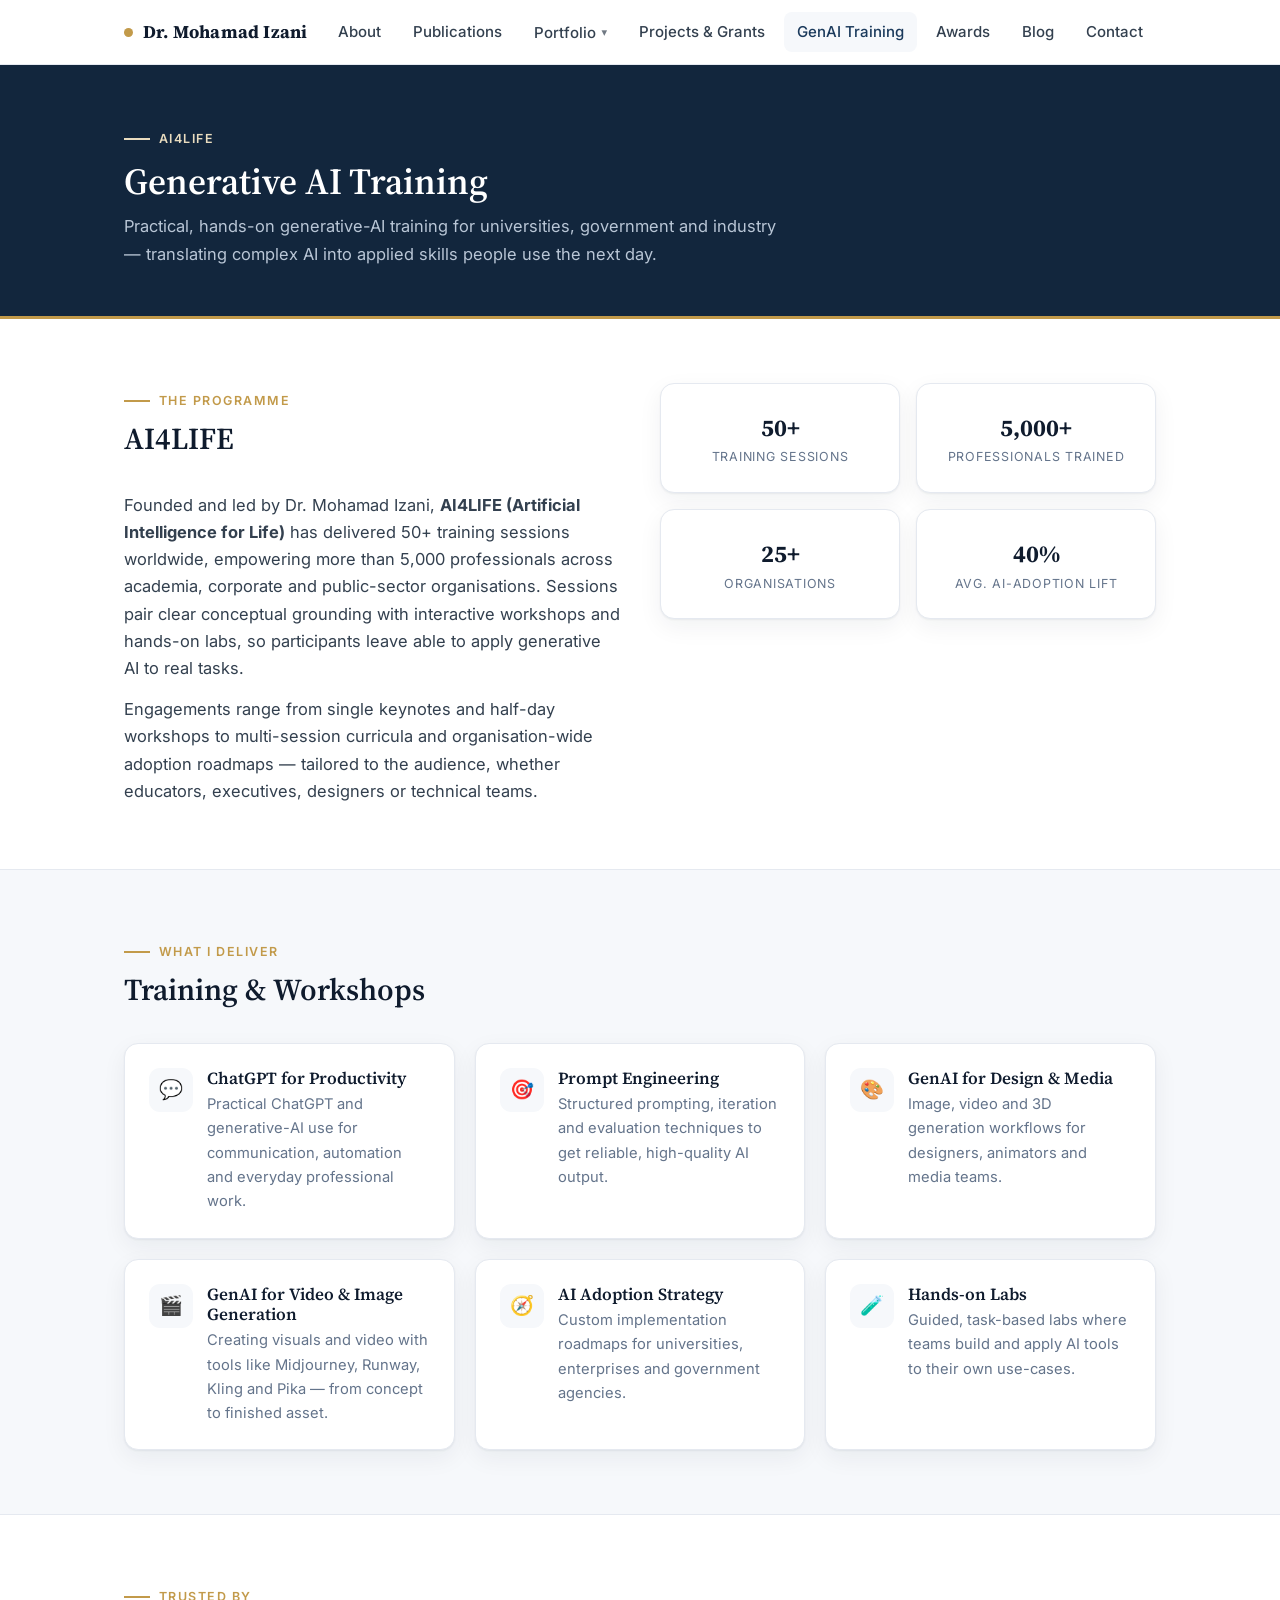
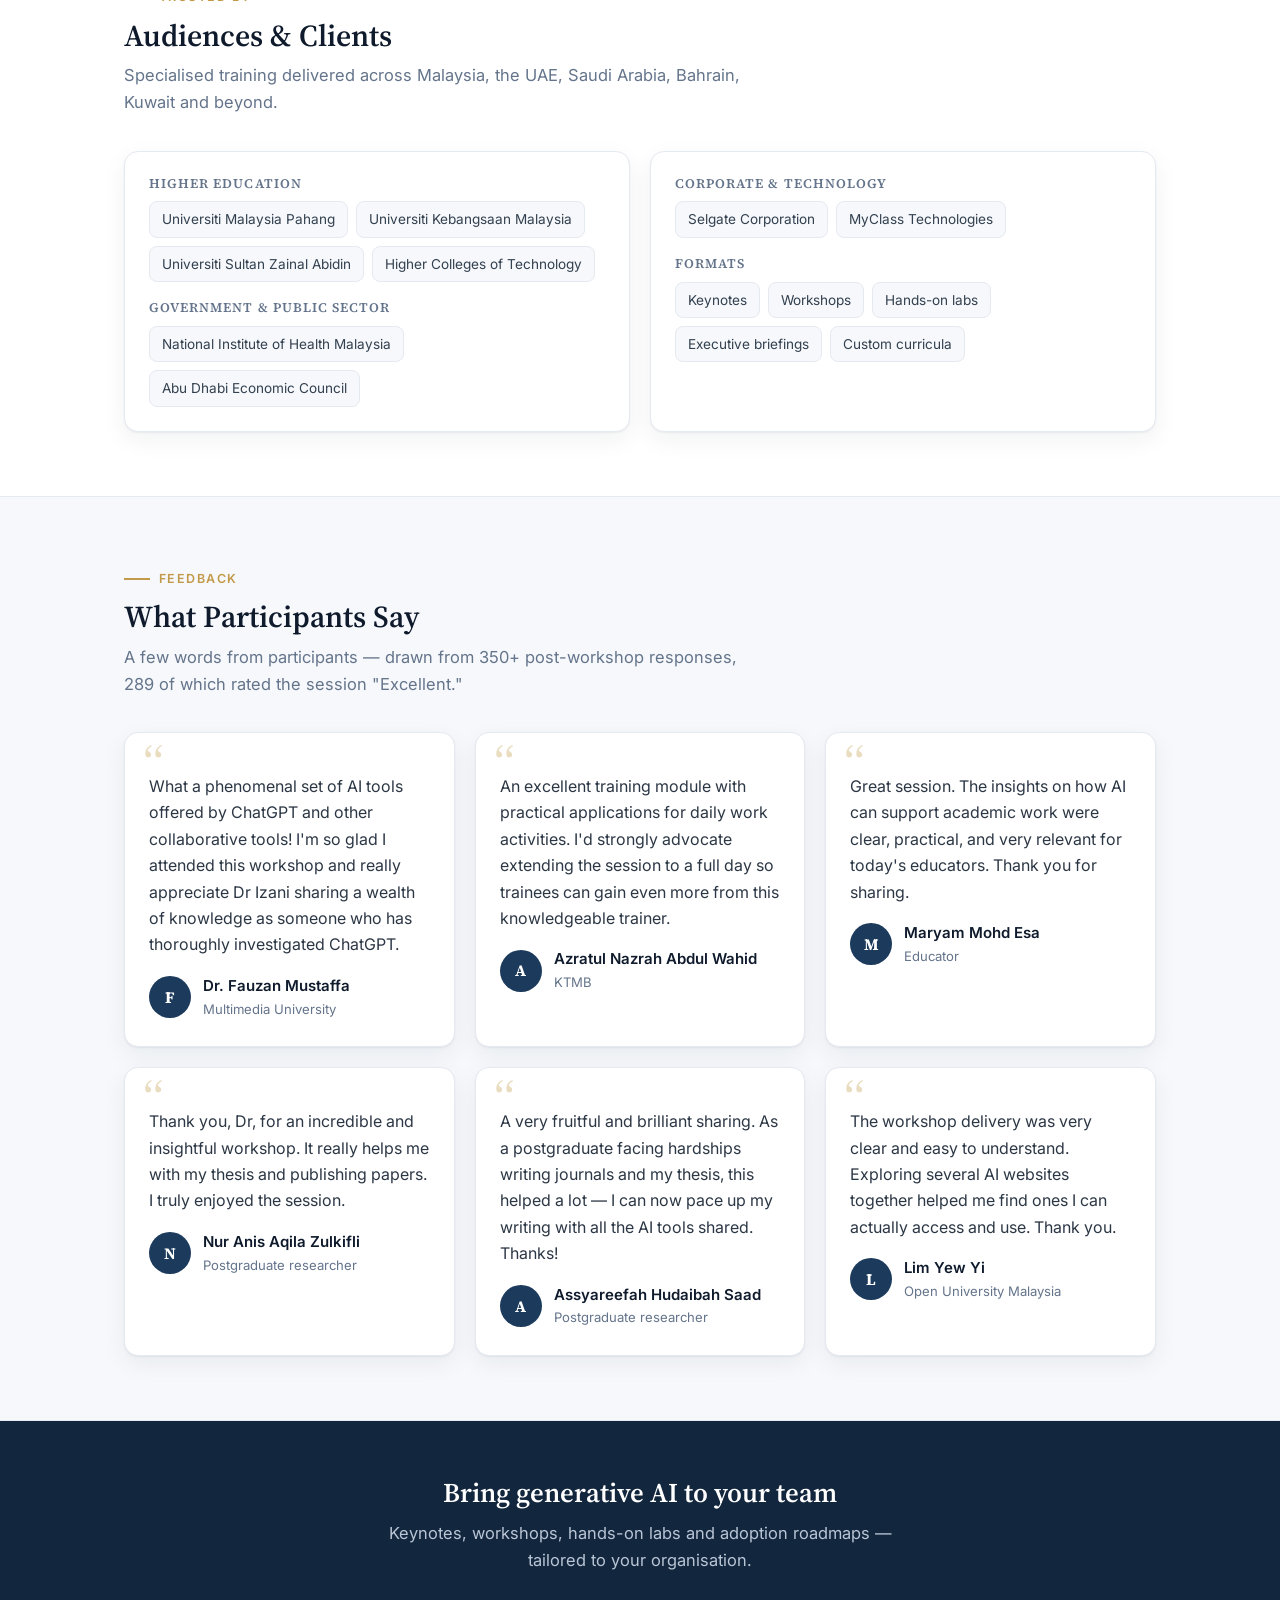
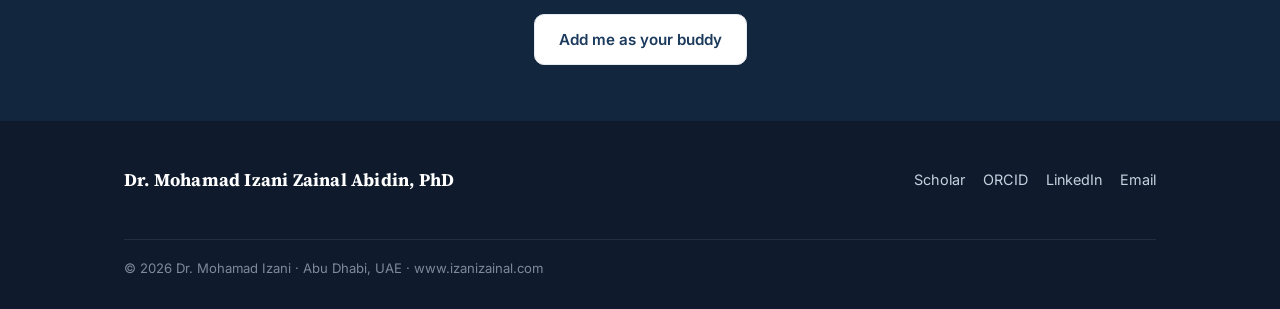
<file: training.html>
<!DOCTYPE html>
<html lang="en">
<head>
<meta charset="UTF-8">
<meta name="viewport" content="width=device-width, initial-scale=1.0">
<title>GenAI Training — Dr. Mohamad Izani</title>
<meta name="description" content="Generative AI training, workshops and consulting by Dr. Mohamad Izani — founder of AI4LIFE. 50+ sessions, 5,000+ professionals.">
<link rel="stylesheet" href="assets/style.css">
</head>
<body>

<div id="site-nav"></div>

<div class="page-head">
  <div class="wrap">
    <span class="sec-eyebrow">AI4LIFE</span>
    <h1>Generative AI Training</h1>
    <p>Practical, hands-on generative-AI training for universities, government and industry — translating complex AI into applied skills people use the next day.</p>
  </div>
</div>

<!-- OVERVIEW -->
<section>
  <div class="wrap">
    <div class="two-col">
      <div class="reveal">
        <div class="sec-head">
          <span class="sec-eyebrow">The Programme</span>
          <h2>AI4LIFE</h2>
        </div>
        <p>Founded and led by Dr. Mohamad Izani, <strong>AI4LIFE (Artificial Intelligence for Life)</strong> has delivered 50+ training sessions worldwide, empowering more than 5,000 professionals across academia, corporate and public-sector organisations. Sessions pair clear conceptual grounding with interactive workshops and hands-on labs, so participants leave able to apply generative AI to real tasks.</p>
        <p style="margin-top:14px">Engagements range from single keynotes and half-day workshops to multi-session curricula and organisation-wide adoption roadmaps — tailored to the audience, whether educators, executives, designers or technical teams.</p>
      </div>
      <div class="reveal">
        <div class="grid two" style="gap:16px">
          <div class="card center"><div class="stat" style="align-items:center"><span class="num">50+</span><span class="lbl">Training sessions</span></div></div>
          <div class="card center"><div class="stat" style="align-items:center"><span class="num">5,000+</span><span class="lbl">Professionals trained</span></div></div>
          <div class="card center"><div class="stat" style="align-items:center"><span class="num">25+</span><span class="lbl">Organisations</span></div></div>
          <div class="card center"><div class="stat" style="align-items:center"><span class="num">40%</span><span class="lbl">Avg. AI-adoption lift</span></div></div>
        </div>
      </div>
    </div>
  </div>
</section>

<!-- OFFERINGS -->
<section class="alt">
  <div class="wrap">
    <div class="sec-head reveal">
      <span class="sec-eyebrow">What I Deliver</span>
      <h2>Training &amp; Workshops</h2>
    </div>
    <div class="grid three">
      <div class="card feature reveal"><div class="fi">💬</div><div><h3>ChatGPT for Productivity</h3><p>Practical ChatGPT and generative-AI use for communication, automation and everyday professional work.</p></div></div>
      <div class="card feature reveal"><div class="fi">🎯</div><div><h3>Prompt Engineering</h3><p>Structured prompting, iteration and evaluation techniques to get reliable, high-quality AI output.</p></div></div>
      <div class="card feature reveal"><div class="fi">🎨</div><div><h3>GenAI for Design &amp; Media</h3><p>Image, video and 3D generation workflows for designers, animators and media teams.</p></div></div>
      <div class="card feature reveal"><div class="fi">🎬</div><div><h3>GenAI for Video &amp; Image Generation</h3><p>Creating visuals and video with tools like Midjourney, Runway, Kling and Pika — from concept to finished asset.</p></div></div>
      <div class="card feature reveal"><div class="fi">🧭</div><div><h3>AI Adoption Strategy</h3><p>Custom implementation roadmaps for universities, enterprises and government agencies.</p></div></div>
      <div class="card feature reveal"><div class="fi">🧪</div><div><h3>Hands-on Labs</h3><p>Guided, task-based labs where teams build and apply AI tools to their own use-cases.</p></div></div>
    </div>
  </div>
</section>

<!-- AUDIENCES -->
<section>
  <div class="wrap">
    <div class="sec-head reveal">
      <span class="sec-eyebrow">Trusted By</span>
      <h2>Audiences &amp; Clients</h2>
      <p>Specialised training delivered across Malaysia, the UAE, Saudi Arabia, Bahrain, Kuwait and beyond.</p>
    </div>
    <div class="grid two reveal">
      <div class="card">
        <div class="skill-block"><h4>Higher Education</h4>
          <div class="tags">
            <span class="tag">Universiti Malaysia Pahang</span><span class="tag">Universiti Kebangsaan Malaysia</span>
            <span class="tag">Universiti Sultan Zainal Abidin</span><span class="tag">Higher Colleges of Technology</span>
          </div>
        </div>
        <div class="skill-block" style="margin-bottom:0"><h4>Government &amp; Public Sector</h4>
          <div class="tags">
            <span class="tag">National Institute of Health Malaysia</span><span class="tag">Abu Dhabi Economic Council</span>
          </div>
        </div>
      </div>
      <div class="card">
        <div class="skill-block"><h4>Corporate &amp; Technology</h4>
          <div class="tags">
            <span class="tag">Selgate Corporation</span><span class="tag">MyClass Technologies</span>
          </div>
        </div>
        <div class="skill-block" style="margin-bottom:0"><h4>Formats</h4>
          <div class="tags">
            <span class="tag">Keynotes</span><span class="tag">Workshops</span><span class="tag">Hands-on labs</span>
            <span class="tag">Executive briefings</span><span class="tag">Custom curricula</span>
          </div>
        </div>
      </div>
    </div>
  </div>
</section>

<!-- TESTIMONIALS -->
<section class="alt">
  <div class="wrap">
    <div class="sec-head reveal">
      <span class="sec-eyebrow">Feedback</span>
      <h2>What Participants Say</h2>
      <p>A few words from participants — drawn from 350+ post-workshop responses, 289 of which rated the session "Excellent."</p>
    </div>

    <div class="grid three">
      <div class="quote-card reveal">
        <p>What a phenomenal set of AI tools offered by ChatGPT and other collaborative tools! I'm so glad I attended this workshop and really appreciate Dr Izani sharing a wealth of knowledge as someone who has thoroughly investigated ChatGPT.</p>
        <div class="who"><div class="avatar">F</div><div><div class="n">Dr. Fauzan Mustaffa</div><div class="r">Multimedia University</div></div></div>
      </div>
      <div class="quote-card reveal">
        <p>An excellent training module with practical applications for daily work activities. I'd strongly advocate extending the session to a full day so trainees can gain even more from this knowledgeable trainer.</p>
        <div class="who"><div class="avatar">A</div><div><div class="n">Azratul Nazrah Abdul Wahid</div><div class="r">KTMB</div></div></div>
      </div>
      <div class="quote-card reveal">
        <p>Great session. The insights on how AI can support academic work were clear, practical, and very relevant for today's educators. Thank you for sharing.</p>
        <div class="who"><div class="avatar">M</div><div><div class="n">Maryam Mohd Esa</div><div class="r">Educator</div></div></div>
      </div>
      <div class="quote-card reveal">
        <p>Thank you, Dr, for an incredible and insightful workshop. It really helps me with my thesis and publishing papers. I truly enjoyed the session.</p>
        <div class="who"><div class="avatar">N</div><div><div class="n">Nur Anis Aqila Zulkifli</div><div class="r">Postgraduate researcher</div></div></div>
      </div>
      <div class="quote-card reveal">
        <p>A very fruitful and brilliant sharing. As a postgraduate facing hardships writing journals and my thesis, this helped a lot — I can now pace up my writing with all the AI tools shared. Thanks!</p>
        <div class="who"><div class="avatar">A</div><div><div class="n">Assyareefah Hudaibah Saad</div><div class="r">Postgraduate researcher</div></div></div>
      </div>
      <div class="quote-card reveal">
        <p>The workshop delivery was very clear and easy to understand. Exploring several AI websites together helped me find ones I can actually access and use. Thank you.</p>
        <div class="who"><div class="avatar">L</div><div><div class="n">Lim Yew Yi</div><div class="r">Open University Malaysia</div></div></div>
      </div>
    </div>
  </div>
</section>

<!-- CTA -->
<section style="padding:0">
  <div class="cta reveal">
    <h2>Bring generative AI to your team</h2>
    <p>Keynotes, workshops, hands-on labs and adoption roadmaps — tailored to your organisation.</p>
    <a class="btn ghost" href="https://www.linkedin.com/in/izanizainal/" target="_blank" rel="noopener">Add me as your buddy</a>
  </div>
</section>

<div id="site-footer"></div>
<script src="assets/main.js"></script>
</body>
</html>
</file>
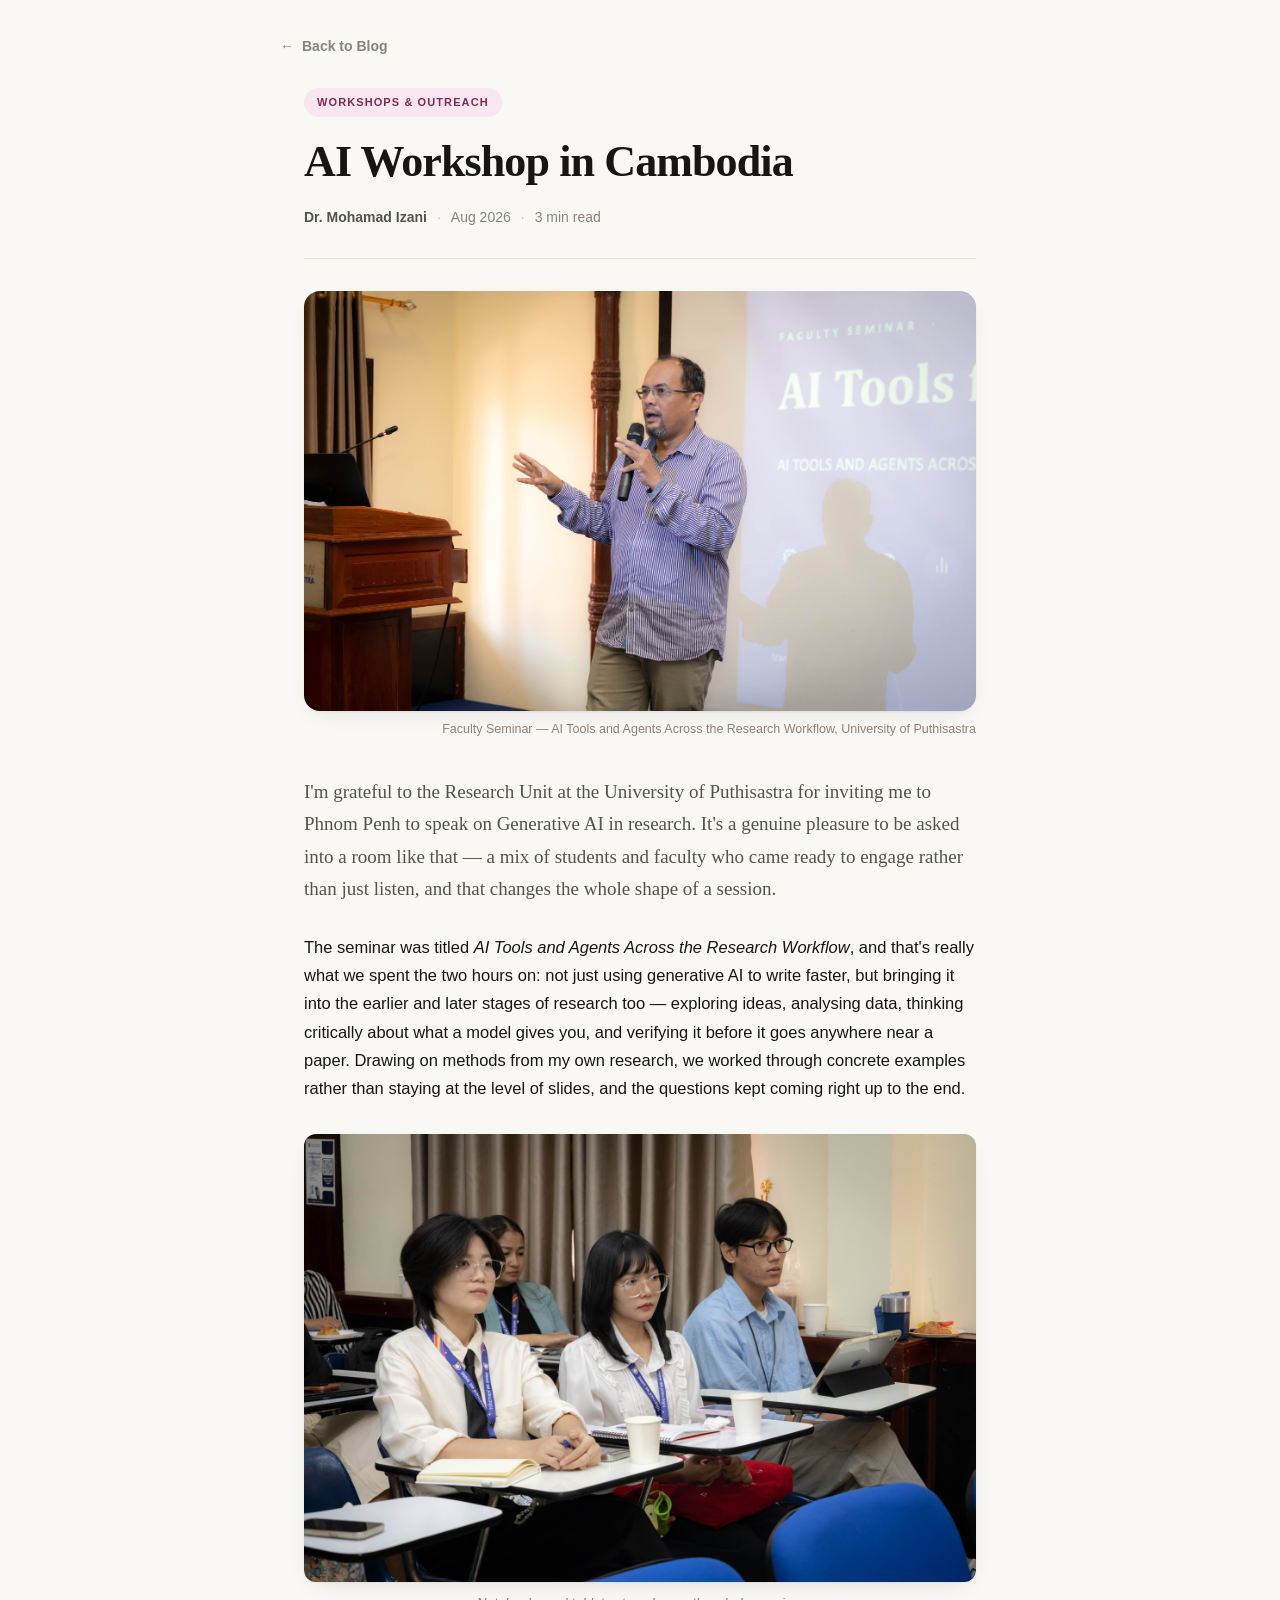
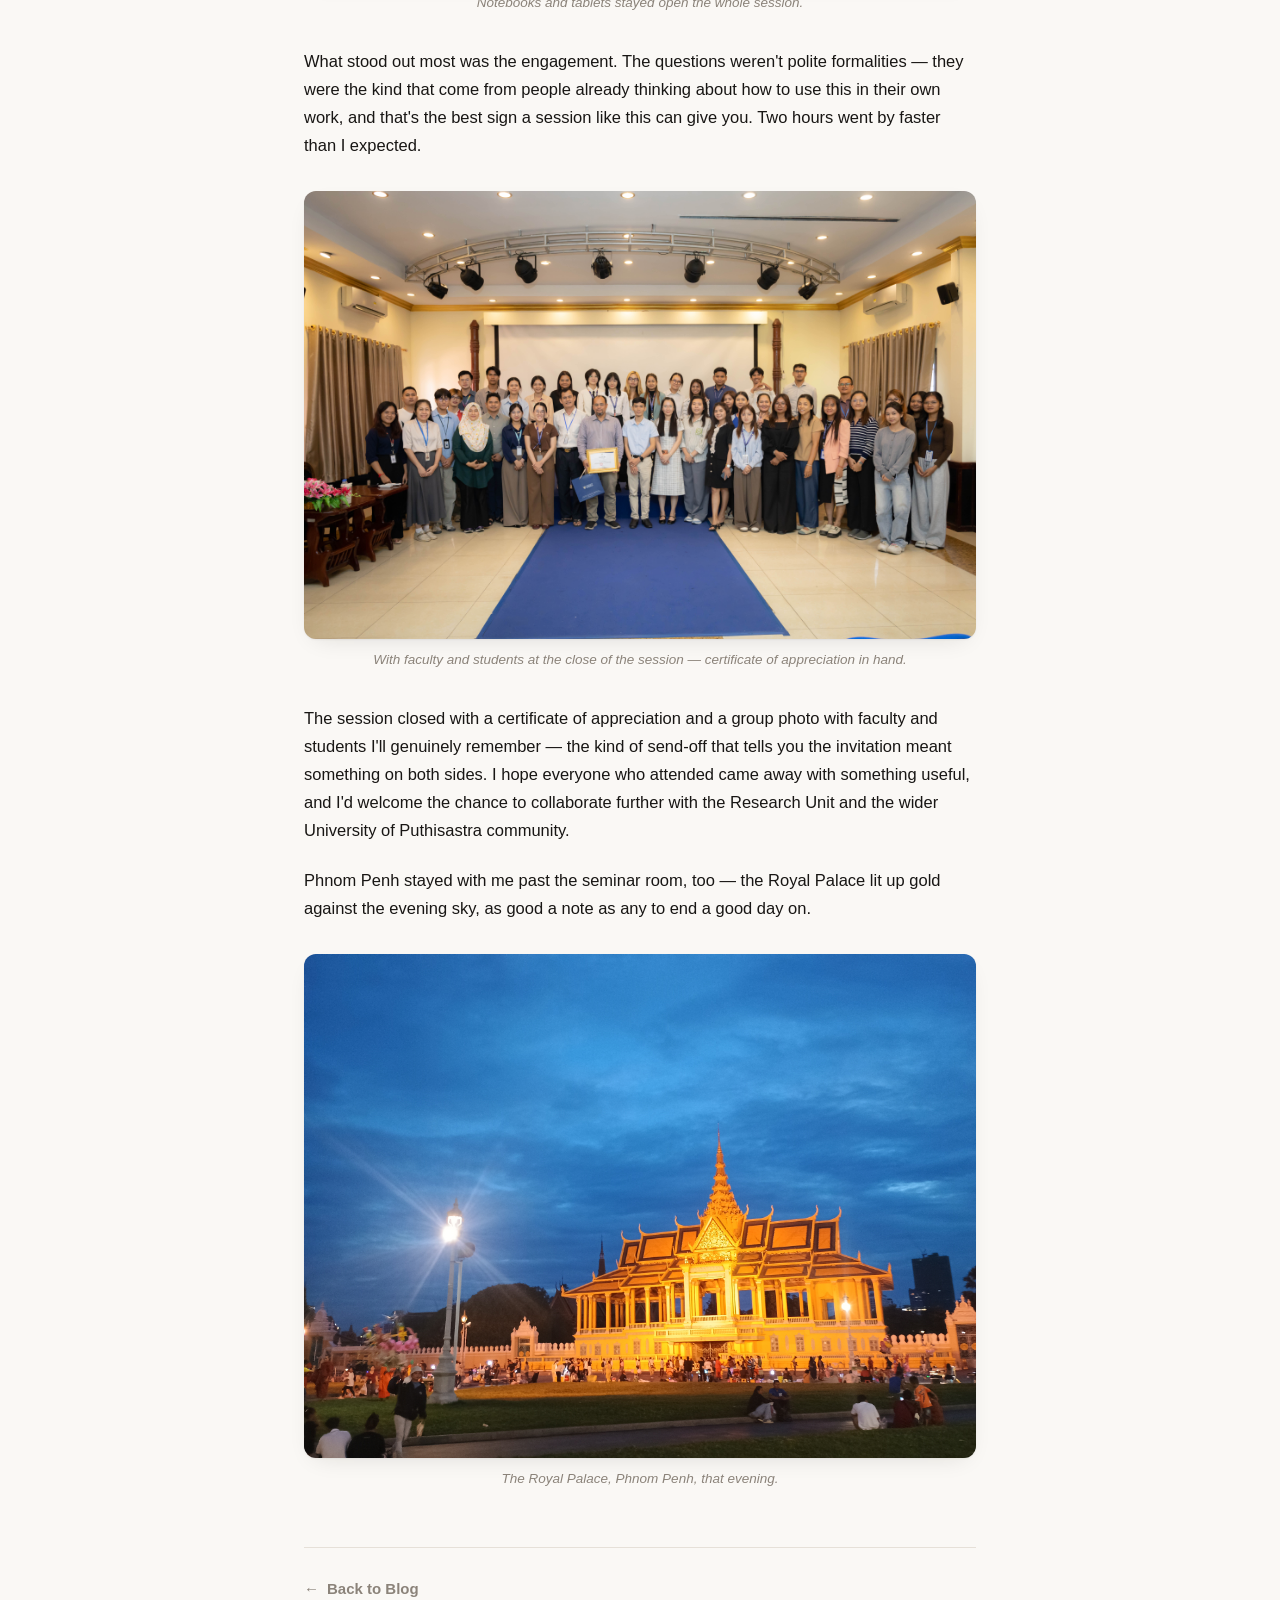
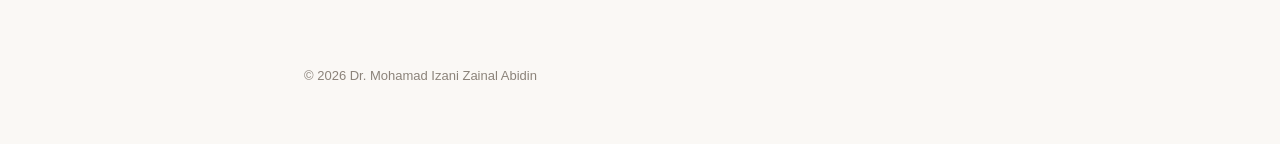
<file: blogarticle/blog-ai-workshop-cambodia.html>
<!DOCTYPE html>
<html lang="en">
<head>
<meta charset="utf-8">
<meta name="viewport" content="width=device-width, initial-scale=1">
<title>AI Workshop in Cambodia — Dr. Mohamad Izani</title>
<meta name="description" content="A hands-on generative AI workshop in Cambodia — notes on what carries across borders and what has to be rebuilt for local context.">
<style>
:root{
  --ink:#181614;
  --ink-soft:#57514a;
  --ink-faint:#8b837a;
  --bg:#faf8f5;
  --surface:#ffffff;
  --line:#e6e0d8;
  --accent:#0f5c58;
  --accent-soft:#e6f0ef;
  --shadow:0 1px 2px rgba(24,22,20,.05),0 8px 24px -12px rgba(24,22,20,.16);
  --serif:"Iowan Old Style","Palatino Linotype",Palatino,Georgia,"Times New Roman",serif;
  --sans:-apple-system,BlinkMacSystemFont,"Segoe UI","Helvetica Neue",Arial,sans-serif;
}
/* Workshops & Outreach category colour — matches its card on blog.html */
:root{ --cat:#7c2b54; --cat-soft:#f8e7f0 }

@media (prefers-color-scheme:dark){
  :root:not([data-theme="light"]){
    --ink:#f2eee8; --ink-soft:#b6ada2; --ink-faint:#8a8178;
    --bg:#12110f; --surface:#1c1a17; --line:#302c27;
    --accent:#6fbdb4; --accent-soft:#17322f;
    --shadow:0 1px 2px rgba(0,0,0,.4),0 8px 24px -12px rgba(0,0,0,.7);
    --cat:#e08fb0; --cat-soft:#3a2130;
  }
}
:root[data-theme="dark"]{
  --ink:#f2eee8; --ink-soft:#b6ada2; --ink-faint:#8a8178;
  --bg:#12110f; --surface:#1c1a17; --line:#302c27;
  --accent:#6fbdb4; --accent-soft:#17322f;
  --shadow:0 1px 2px rgba(0,0,0,.4),0 8px 24px -12px rgba(0,0,0,.7);
  --cat:#e08fb0; --cat-soft:#3a2130;
}

*{box-sizing:border-box}
body{
  margin:0;background:var(--bg);color:var(--ink);
  font-family:var(--sans);font-size:16px;line-height:1.7;
  -webkit-font-smoothing:antialiased;
}
.wrap{max-width:720px;margin:0 auto;padding:0 24px}

/* ---------- back link ---------- */
.backbar{padding:32px 0 0}
.back{
  display:inline-flex;align-items:center;gap:8px;
  font-size:14px;font-weight:600;color:var(--ink-faint);
  text-decoration:none
}
.back:hover{color:var(--cat)}
.back .arrow{transition:transform .2s ease}
.back:hover .arrow{transform:translateX(-3px)}

/* ---------- header ---------- */
article header{padding:28px 0 0}
.tag{
  display:inline-block;font-size:11px;font-weight:700;
  letter-spacing:.1em;text-transform:uppercase;
  color:var(--cat);background:var(--cat-soft);
  border-radius:100px;padding:5px 13px;margin-bottom:20px
}
h1{
  font-family:var(--serif);font-weight:600;
  font-size:clamp(30px,5.5vw,44px);line-height:1.12;
  letter-spacing:-.02em;margin:0 0 20px
}
.byline{
  display:flex;align-items:center;gap:10px;flex-wrap:wrap;
  font-size:14px;color:var(--ink-faint);
  padding-bottom:28px;border-bottom:1px solid var(--line);margin-bottom:32px
}
.byline .dot{opacity:.5}
.byline strong{color:var(--ink-soft);font-weight:600}

/* ---------- images ---------- */
.hero{
  width:100%;aspect-ratio:16/10;object-fit:cover;
  border-radius:16px;box-shadow:var(--shadow);
  background:var(--surface);display:block;margin:0 0 8px
}
.credit{font-size:12.5px;color:var(--ink-faint);margin:0 0 36px;text-align:right}

figure{margin:32px 0}
figure img{
  width:100%;display:block;border-radius:12px;
  box-shadow:var(--shadow);background:var(--surface)
}
figcaption{
  font-size:13.5px;color:var(--ink-faint);
  margin-top:10px;text-align:center;font-style:italic
}

/* ---------- body copy ---------- */
.lede{
  font-size:19px;color:var(--ink-soft);margin:0 0 28px;
  font-family:var(--serif)
}
article p{margin:0 0 22px;font-size:16.5px;color:var(--ink)}

/* ---------- footer nav ---------- */
.postfoot{
  margin:56px 0 0;padding:28px 0 64px;border-top:1px solid var(--line);
  display:flex;justify-content:space-between;align-items:center;gap:16px;flex-wrap:wrap
}
.postfoot .back{font-size:15px}
footer.sitefoot{padding:0 0 56px;color:var(--ink-faint);font-size:13px}

@media (max-width:640px){
  .wrap{padding:0 18px}
  h1{font-size:32px}
}
</style>
</head>
<body>

<div class="wrap backbar">
  <a class="back" href="../blog.html#blog"><span class="arrow">←</span> Back to Blog</a>
</div>

<div class="wrap">
  <article>
    <header>
      <span class="tag">Workshops &amp; Outreach</span>
      <h1>AI Workshop in Cambodia</h1>
      <div class="byline">
        <strong>Dr. Mohamad Izani</strong>
        <span class="dot">·</span>
        <span>Aug 2026</span>
        <span class="dot">·</span>
        <span>3 min read</span>
      </div>
    </header>

    <img class="hero" src="../assets/gallery/cambodia/1.jpg" alt="Presenting at the Faculty Seminar, University of Puthisastra">
    <p class="credit">Faculty Seminar — AI Tools and Agents Across the Research Workflow, University of Puthisastra</p>

    <p class="lede">I'm grateful to the Research Unit at the University of Puthisastra for inviting me to Phnom Penh to speak on Generative AI in research. It's a genuine pleasure to be asked into a room like that — a mix of students and faculty who came ready to engage rather than just listen, and that changes the whole shape of a session.</p>

    <p>The seminar was titled <em>AI Tools and Agents Across the Research Workflow</em>, and that's really what we spent the two hours on: not just using generative AI to write faster, but bringing it into the earlier and later stages of research too — exploring ideas, analysing data, thinking critically about what a model gives you, and verifying it before it goes anywhere near a paper. Drawing on methods from my own research, we worked through concrete examples rather than staying at the level of slides, and the questions kept coming right up to the end.</p>

    <figure>
      <img src="../assets/gallery/cambodia/2.jpg" alt="Students taking notes during the session">
      <figcaption>Notebooks and tablets stayed open the whole session.</figcaption>
    </figure>

    <p>What stood out most was the engagement. The questions weren't polite formalities — they were the kind that come from people already thinking about how to use this in their own work, and that's the best sign a session like this can give you. Two hours went by faster than I expected.</p>

    <figure>
      <img src="../assets/gallery/cambodia/3.jpg" alt="Group photo with faculty and students at the close of the session">
      <figcaption>With faculty and students at the close of the session — certificate of appreciation in hand.</figcaption>
    </figure>

    <p>The session closed with a certificate of appreciation and a group photo with faculty and students I'll genuinely remember — the kind of send-off that tells you the invitation meant something on both sides. I hope everyone who attended came away with something useful, and I'd welcome the chance to collaborate further with the Research Unit and the wider University of Puthisastra community.</p>

    <p>Phnom Penh stayed with me past the seminar room, too — the Royal Palace lit up gold against the evening sky, as good a note as any to end a good day on.</p>

    <figure>
      <img src="../assets/gallery/cambodia/4.jpg" alt="The Royal Palace, Phnom Penh, at night">
      <figcaption>The Royal Palace, Phnom Penh, that evening.</figcaption>
    </figure>

    <div class="postfoot">
      <a class="back" href="../blog.html#blog"><span class="arrow">←</span> Back to Blog</a>
    </div>
  </article>
</div>

<div class="wrap"><footer class="sitefoot">© 2026 Dr. Mohamad Izani Zainal Abidin</footer></div>

</body>
</html>
</file>
<file: assets/style.css>
/* =========================================================
   Dr. Mohamad Izani — personal academic site
   Theme: modern academic (navy / slate, serif display)
   ========================================================= */
@import url('https://fonts.googleapis.com/css2?family=Source+Serif+4:opsz,wght@8..60,400;8..60,600;8..60,700&family=Inter:wght@400;500;600;700&display=swap');

:root{
  --ink:#0f1b2d;
  --navy:#1b3a5c;
  --navy-2:#254c76;
  --accent:#c29a4a;          /* muted gold hairline accent */
  --accent-soft:#e9dcbf;
  --text:#33404f;
  --muted:#64748b;
  --line:#e5e9f0;
  --bg:#ffffff;
  --bg-alt:#f6f8fb;
  --bg-navy:#12263d;
  --card:#ffffff;
  --shadow:0 1px 2px rgba(16,27,45,.06),0 8px 24px rgba(16,27,45,.06);
  --radius:14px;
  --maxw:1080px;
}

*{box-sizing:border-box;margin:0;padding:0}
html{scroll-behavior:smooth}
body{
  font-family:'Inter',system-ui,-apple-system,Segoe UI,Roboto,sans-serif;
  color:var(--text);
  background:var(--bg);
  line-height:1.65;
  font-size:16.5px;
  -webkit-font-smoothing:antialiased;
}
h1,h2,h3,h4{font-family:'Source Serif 4',Georgia,serif;color:var(--ink);line-height:1.2;font-weight:600}
a{color:var(--navy-2);text-decoration:none}
a:hover{color:var(--accent)}
img{max-width:100%;display:block}
.wrap{max-width:var(--maxw);margin:0 auto;padding:0 24px}

/* ---------- Navbar ---------- */
.nav{
  position:sticky;top:0;z-index:50;
  background:rgba(255,255,255,.9);
  backdrop-filter:saturate(180%) blur(10px);
  border-bottom:1px solid var(--line);
}
.nav-inner{max-width:var(--maxw);margin:0 auto;padding:0 24px;height:64px;display:flex;align-items:center;justify-content:space-between}
.brand{font-family:'Source Serif 4',serif;font-weight:700;font-size:1.12rem;color:var(--ink);letter-spacing:.2px;display:flex;align-items:center;gap:10px}
.brand .dot{width:9px;height:9px;border-radius:50%;background:var(--accent);display:inline-block}
.nav-links{display:flex;gap:6px;align-items:center}
.nav-links a{
  color:var(--text);font-size:.94rem;font-weight:500;
  padding:8px 14px;border-radius:8px;transition:.2s;
}
.nav-links a:hover{background:var(--bg-alt);color:var(--navy)}
.nav-links a.active{color:var(--navy);background:var(--bg-alt)}
.nav-toggle{display:none;background:none;border:none;cursor:pointer;padding:8px;font-size:1.4rem;color:var(--ink)}
.nav-links .nav-a{color:var(--text);font-size:.94rem;font-weight:500;padding:8px 13px;border-radius:8px;transition:.2s}
.nav-links .nav-a:hover{background:var(--bg-alt);color:var(--navy)}
.nav-links .nav-a.active{color:var(--navy);background:var(--bg-alt)}

/* dropdown */
.nav-item.has-drop{position:relative}
.drop-toggle{
  font-family:inherit;font-size:.94rem;font-weight:500;cursor:pointer;
  background:none;border:none;color:var(--text);
  padding:8px 13px;border-radius:8px;transition:.2s;display:inline-flex;align-items:center;gap:5px;
}
.drop-toggle:hover{background:var(--bg-alt);color:var(--navy)}
.drop-toggle.active{color:var(--navy);background:var(--bg-alt)}
.drop-toggle .caret{font-size:.7rem;opacity:.7}
.drop-menu{
  position:absolute;top:calc(100% + 6px);left:0;min-width:180px;
  background:#fff;border:1px solid var(--line);border-radius:10px;
  box-shadow:var(--shadow);padding:6px;display:none;z-index:60;
}
.nav-item.has-drop:hover .drop-menu,.nav-item.has-drop.open .drop-menu{display:block}
.drop-menu a{display:block;padding:9px 12px;border-radius:7px;color:var(--text);font-size:.92rem;font-weight:500}
.drop-menu a:hover{background:var(--bg-alt);color:var(--navy)}
.drop-menu a.active{color:var(--navy);background:var(--bg-alt)}

@media(max-width:1000px){
  .nav-toggle{display:block}
  .nav-links{
    position:absolute;top:64px;left:0;right:0;
    flex-direction:column;align-items:stretch;gap:2px;
    background:#fff;border-bottom:1px solid var(--line);
    padding:8px 16px 16px;box-shadow:var(--shadow);
    display:none;
  }
  .nav-links.open{display:flex}
  .nav-links .nav-a,.drop-toggle{padding:12px 10px;border-radius:8px;width:100%;justify-content:space-between}
  .nav-item.has-drop{width:100%}
  .drop-menu{position:static;box-shadow:none;border:none;border-radius:0;padding:0 0 4px 12px;display:none}
  .nav-item.has-drop.open .drop-menu{display:block}
  .nav-item.has-drop:hover .drop-menu{display:none}
  .nav-item.has-drop.open .drop-menu{display:block}
}

/* ---------- Hero ---------- */
.hero{background:linear-gradient(180deg,var(--bg-alt),#fff);border-bottom:1px solid var(--line)}
.hero-inner{max-width:var(--maxw);margin:0 auto;padding:64px 24px 56px;display:grid;grid-template-columns:220px 1fr;gap:48px;align-items:center}
.hero-photo{width:220px;height:220px;border-radius:50%;object-fit:cover;border:5px solid #fff;box-shadow:var(--shadow);background:var(--bg-alt)}
.hero h1{font-size:2.55rem;margin-bottom:6px;letter-spacing:-.5px}
.hero .role{font-size:1.06rem;color:var(--navy);font-weight:500;margin-bottom:14px}
.hero .role .bar{color:var(--accent);margin:0 8px}
.hero .lead{color:var(--muted);max-width:52ch;margin-bottom:22px}
.hero .accent-line{width:54px;height:3px;background:var(--accent);border-radius:2px;margin:0 0 18px}
.stat-row{display:flex;flex-wrap:wrap;gap:26px;margin-top:20px}
.stat{display:flex;flex-direction:column}
.stat .num{font-family:'Source Serif 4',serif;font-size:1.5rem;font-weight:700;color:var(--ink)}
.stat .lbl{font-size:.78rem;text-transform:uppercase;letter-spacing:.06em;color:var(--muted)}

.chips{display:flex;flex-wrap:wrap;gap:8px;margin-top:22px}
.chip{
  display:inline-flex;align-items:center;gap:7px;
  font-size:.85rem;font-weight:500;color:var(--navy);
  background:#fff;border:1px solid var(--line);
  padding:7px 13px;border-radius:999px;transition:.2s;
}
.chip:hover{border-color:var(--accent);color:var(--accent);transform:translateY(-1px)}

@media(max-width:720px){
  .hero-inner{grid-template-columns:1fr;text-align:center;gap:26px;padding:44px 24px}
  .hero-photo{margin:0 auto;width:170px;height:170px}
  .hero .accent-line{margin-left:auto;margin-right:auto}
  .hero .lead{margin-left:auto;margin-right:auto}
  .stat-row,.chips{justify-content:center}
  .hero h1{font-size:2.1rem}
}

/* ---------- Sections ---------- */
section{padding:64px 0}
section.alt{background:var(--bg-alt);border-top:1px solid var(--line);border-bottom:1px solid var(--line)}
.sec-head{margin-bottom:34px}
.sec-eyebrow{display:inline-flex;align-items:center;gap:9px;font-size:.78rem;font-weight:600;letter-spacing:.12em;text-transform:uppercase;color:var(--accent);margin-bottom:10px}
.sec-eyebrow::before{content:"";width:26px;height:2px;background:var(--accent);display:inline-block}
.sec-head h2{font-size:1.9rem}
.sec-head p{color:var(--muted);margin-top:8px;max-width:64ch}

.page-head{background:var(--bg-navy);color:#eef3f9;padding:56px 0 48px;border-bottom:3px solid var(--accent)}
.page-head .sec-eyebrow{color:var(--accent-soft)}
.page-head .sec-eyebrow::before{background:var(--accent-soft)}
.page-head h1{color:#fff;font-size:2.3rem}
.page-head p{color:#b9c6d6;margin-top:10px;max-width:66ch}

/* ---------- Cards / grids ---------- */
.grid{display:grid;gap:20px}
.grid.two{grid-template-columns:repeat(2,1fr)}
.grid.three{grid-template-columns:repeat(3,1fr)}
@media(max-width:860px){.grid.two,.grid.three{grid-template-columns:1fr}}

.card{
  background:var(--card);border:1px solid var(--line);border-radius:var(--radius);
  padding:24px;box-shadow:var(--shadow);transition:.22s;
}
.card:hover{transform:translateY(-3px);border-color:#d5deea;box-shadow:0 10px 30px rgba(16,27,45,.10)}
.card h3{font-size:1.14rem;margin-bottom:6px}
.card .meta{font-size:.82rem;color:var(--muted);margin-bottom:12px}
.card p{color:var(--text);font-size:.95rem}

/* ---------- Timeline (experience / education) ---------- */
.timeline{position:relative;margin-left:8px;padding-left:28px;border-left:2px solid var(--line)}
.tl-item{position:relative;padding:0 0 30px}
.tl-item:last-child{padding-bottom:0}
.tl-item::before{content:"";position:absolute;left:-36px;top:4px;width:12px;height:12px;border-radius:50%;background:#fff;border:2.5px solid var(--accent)}
.tl-item .yr{font-size:.82rem;font-weight:600;color:var(--accent);letter-spacing:.03em}
.tl-item h3{font-size:1.08rem;margin:2px 0 2px}
.tl-item .org{font-size:.92rem;color:var(--navy);font-weight:500}
.tl-item p{font-size:.92rem;color:var(--muted);margin-top:6px}

/* ---------- Skills ---------- */
.skill-block{margin-bottom:18px}
.skill-block h4{font-size:.82rem;text-transform:uppercase;letter-spacing:.08em;color:var(--muted);margin-bottom:10px}
.tags{display:flex;flex-wrap:wrap;gap:8px}
.tag{font-size:.85rem;background:var(--bg-alt);border:1px solid var(--line);color:var(--text);padding:6px 12px;border-radius:8px}

/* ---------- Lists (awards, editorial) ---------- */
.list{list-style:none}
.list li{position:relative;padding:12px 0 12px 26px;border-bottom:1px solid var(--line);font-size:.96rem}
.list li:last-child{border-bottom:none}
.list li::before{content:"";position:absolute;left:0;top:19px;width:7px;height:7px;border-radius:50%;background:var(--accent)}
.q-tag{display:inline-block;font-size:.7rem;font-weight:700;letter-spacing:.04em;color:#fff;background:var(--navy);padding:2px 8px;border-radius:6px;margin-left:8px;vertical-align:middle}
.q-tag.q1{background:#1a7a4c}
.q-tag.q2{background:#2563a8}
.q-tag.q3{background:#8a6d1f}
.q-tag.q4{background:#7a7f88}

/* ---------- Publications ---------- */
.pub-filter{display:flex;flex-wrap:wrap;gap:8px;margin-bottom:26px}
.pub-filter button{
  font-family:inherit;font-size:.86rem;font-weight:500;cursor:pointer;
  background:#fff;border:1px solid var(--line);color:var(--text);
  padding:8px 16px;border-radius:999px;transition:.2s;
}
.pub-filter button:hover{border-color:var(--accent);color:var(--accent)}
.pub-filter button.active{background:var(--navy);border-color:var(--navy);color:#fff}
.pub-year{font-family:'Source Serif 4',serif;font-size:1.35rem;color:var(--ink);font-weight:700;margin:30px 0 12px;padding-bottom:6px;border-bottom:2px solid var(--line)}
.pub-year:first-of-type{margin-top:0}
.pub{padding:15px 0;border-bottom:1px solid var(--line);display:flex;gap:14px}
.pub:last-child{border-bottom:none}
.pub .marker{flex:0 0 auto;width:6px;border-radius:3px;background:var(--accent-soft)}
.pub .body{flex:1}
.pub .authors{color:var(--text);font-size:.95rem}
.pub .title{color:var(--ink);font-weight:600;font-size:.98rem}
.pub .venue{color:var(--muted);font-size:.9rem;font-style:italic}
.pub .badges{margin-top:5px;display:flex;flex-wrap:wrap;gap:6px}
.badge{font-size:.7rem;font-weight:600;letter-spacing:.03em;padding:2px 8px;border-radius:6px;border:1px solid var(--line);color:var(--muted);background:var(--bg-alt)}
.badge.type{color:var(--navy);border-color:#cfe}
.hidden{display:none!important}

/* ---------- Gallery ---------- */
.gallery{display:grid;grid-template-columns:repeat(3,1fr);gap:16px}
@media(max-width:860px){.gallery{grid-template-columns:repeat(2,1fr)}}
@media(max-width:520px){.gallery{grid-template-columns:1fr}}
.gitem{
  position:relative;border-radius:var(--radius);overflow:hidden;
  aspect-ratio:4/3;background:var(--bg-alt);border:1px solid var(--line);
  cursor:pointer;box-shadow:var(--shadow);
}
.gitem img{width:100%;height:100%;object-fit:cover;transition:.4s}
.gitem:hover img{transform:scale(1.06)}
.gitem .ph{position:absolute;inset:0;display:flex;flex-direction:column;align-items:center;justify-content:center;gap:8px;color:var(--muted);background:linear-gradient(135deg,#eef2f8,#e3e9f2)}
.gitem .ph svg{width:34px;height:34px;opacity:.5}
.gitem .cap{
  position:absolute;left:0;right:0;bottom:0;
  padding:26px 14px 12px;color:#fff;font-size:.86rem;font-weight:500;
  background:linear-gradient(180deg,transparent,rgba(15,27,45,.82));
}
.gitem .cap .loc{display:block;font-size:.74rem;opacity:.85;font-weight:400}

/* lightbox */
.lb{position:fixed;inset:0;background:rgba(9,16,28,.9);display:none;align-items:center;justify-content:center;z-index:100;padding:24px}
.lb.open{display:flex}
.lb img{max-width:90vw;max-height:82vh;border-radius:10px;box-shadow:0 20px 60px rgba(0,0,0,.5)}
.lb .cap{position:absolute;bottom:26px;color:#dfe7f0;font-size:.95rem;text-align:center;width:100%}
.lb .close{position:absolute;top:20px;right:26px;color:#fff;font-size:2rem;cursor:pointer;line-height:1;background:none;border:none}

/* ---------- Contact ---------- */
.contact-grid{display:grid;grid-template-columns:1fr 1fr;gap:40px}
@media(max-width:820px){.contact-grid{grid-template-columns:1fr}}
.info-row{display:flex;gap:14px;align-items:flex-start;padding:14px 0;border-bottom:1px solid var(--line)}
.info-row:last-child{border-bottom:none}
.info-row .ico{flex:0 0 42px;height:42px;width:42px;border-radius:10px;background:var(--bg-alt);display:flex;align-items:center;justify-content:center;color:var(--navy)}
.info-row .ico svg{width:20px;height:20px}
.info-row .k{font-size:.76rem;text-transform:uppercase;letter-spacing:.07em;color:var(--muted)}
.info-row .v{font-size:1rem;color:var(--ink);font-weight:500;word-break:break-word}
.form label{display:block;font-size:.82rem;font-weight:600;color:var(--ink);margin:14px 0 6px}
.form input,.form textarea{
  width:100%;font-family:inherit;font-size:.95rem;color:var(--ink);
  padding:11px 13px;border:1px solid var(--line);border-radius:10px;background:#fff;transition:.2s;
}
.form input:focus,.form textarea:focus{outline:none;border-color:var(--navy);box-shadow:0 0 0 3px rgba(27,58,92,.1)}
.form textarea{min-height:130px;resize:vertical}
.btn{
  display:inline-flex;align-items:center;gap:9px;cursor:pointer;
  font-family:inherit;font-size:.95rem;font-weight:600;
  background:var(--navy);color:#fff;border:none;
  padding:12px 24px;border-radius:10px;margin-top:18px;transition:.2s;
}
.btn:hover{background:var(--ink);color:#fff;transform:translateY(-1px)}
.btn.ghost{background:#fff;color:var(--navy);border:1px solid var(--line)}
.btn.ghost:hover{border-color:var(--accent);color:var(--accent);background:#fff}

/* ---------- CTA banner ---------- */
.cta{background:var(--bg-navy);color:#fff;text-align:center;padding:56px 24px;border-radius:0}
.cta h2{color:#fff;font-size:1.7rem}
.cta p{color:#b9c6d6;margin:10px auto 22px;max-width:52ch}

/* ---------- Footer ---------- */
footer{background:var(--ink);color:#aeb9c6;padding:44px 0 30px;font-size:.9rem}
.foot-inner{max-width:var(--maxw);margin:0 auto;padding:0 24px;display:flex;flex-wrap:wrap;justify-content:space-between;gap:20px;align-items:center}
.foot-links{display:flex;flex-wrap:wrap;gap:18px}
.foot-links a{color:#c7d1dd}
.foot-links a:hover{color:var(--accent)}
footer .copy{width:100%;border-top:1px solid rgba(255,255,255,.08);margin-top:24px;padding-top:18px;color:#7d8a99;font-size:.82rem}

/* utilities */
.center{text-align:center}
.mt0{margin-top:0}
.two-col{display:grid;grid-template-columns:1fr 1fr;gap:40px}
@media(max-width:820px){.two-col{grid-template-columns:1fr}}
.reveal{opacity:0;transform:translateY(14px);transition:opacity .6s ease,transform .6s ease}
.reveal.in{opacity:1;transform:none}

/* ---------- Group heading (portfolio sections) ---------- */
.group-head{display:flex;align-items:baseline;gap:12px;margin:44px 0 18px}
.group-head:first-of-type{margin-top:0}
.group-head h3{font-size:1.35rem;color:var(--ink)}
.group-head .count{font-size:.82rem;color:var(--muted)}
.group-head::after{content:"";flex:1;height:1px;background:var(--line)}

/* ---------- Blog ---------- */
.blog-grid{display:grid;grid-template-columns:repeat(2,1fr);gap:24px}
@media(max-width:820px){.blog-grid{grid-template-columns:1fr}}
.post-card{
  display:flex;flex-direction:column;background:#fff;border:1px solid var(--line);
  border-radius:var(--radius);overflow:hidden;box-shadow:var(--shadow);transition:.22s;
}
.post-card:hover{transform:translateY(-3px);box-shadow:0 12px 34px rgba(16,27,45,.12);border-color:#d5deea}
.post-thumb{height:150px;display:flex;align-items:center;justify-content:center;color:#fff;font-family:'Source Serif 4',serif;font-size:1.05rem;font-weight:600;text-align:center;padding:16px}
.post-body{padding:20px 22px 24px;display:flex;flex-direction:column;flex:1}
.post-body .cat{font-size:.72rem;font-weight:700;letter-spacing:.08em;text-transform:uppercase;color:var(--accent);margin-bottom:8px}
.post-body h3{font-size:1.18rem;line-height:1.3;margin-bottom:8px}
.post-body h3 a{color:var(--ink)}
.post-body h3 a:hover{color:var(--navy)}
.post-body p{font-size:.94rem;color:var(--muted);flex:1}
.post-body .foot{display:flex;justify-content:space-between;align-items:center;margin-top:16px;font-size:.82rem;color:var(--muted)}
.post-body .read{color:var(--navy);font-weight:600}

/* ---------- Article (single post) ---------- */
.article{max-width:760px;margin:0 auto;padding:56px 24px 20px}
.article .kicker{font-size:.74rem;font-weight:700;letter-spacing:.09em;text-transform:uppercase;color:var(--accent);margin-bottom:12px}
.article h1{font-size:2.2rem;line-height:1.18;margin-bottom:14px;letter-spacing:-.4px}
.article .byline{display:flex;flex-wrap:wrap;gap:10px;align-items:center;color:var(--muted);font-size:.9rem;padding-bottom:22px;margin-bottom:28px;border-bottom:1px solid var(--line)}
.article .byline .sep{opacity:.5}
.article p{margin:0 0 20px;font-size:1.05rem;line-height:1.75;color:#2c3745}
.article h2{font-size:1.45rem;margin:34px 0 12px}
.article h3{font-size:1.15rem;margin:26px 0 10px}
.article ul,.article ol{margin:0 0 20px 22px}
.article li{margin-bottom:8px;font-size:1.05rem;line-height:1.7}
.article blockquote{margin:26px 0;padding:6px 22px;border-left:3px solid var(--accent);color:var(--ink);font-family:'Source Serif 4',serif;font-size:1.15rem;font-style:italic}
.article .lede{font-size:1.2rem;line-height:1.6;color:var(--ink)}
.post-nav{max-width:760px;margin:10px auto 0;padding:24px;display:flex;justify-content:space-between;gap:14px;border-top:1px solid var(--line)}

/* ---------- Testimonials ---------- */
.quote-card{background:#fff;border:1px solid var(--line);border-radius:var(--radius);padding:26px 24px;box-shadow:var(--shadow);position:relative}
.quote-card::before{content:"\201C";position:absolute;top:6px;left:18px;font-family:'Source Serif 4',serif;font-size:3.4rem;color:var(--accent-soft);line-height:1}
.quote-card p{position:relative;font-size:1rem;color:#2c3745;line-height:1.65;margin-bottom:16px;padding-top:14px}
.quote-card .who{display:flex;align-items:center;gap:12px}
.quote-card .avatar{width:42px;height:42px;border-radius:50%;background:var(--navy);color:#fff;display:flex;align-items:center;justify-content:center;font-family:'Source Serif 4',serif;font-weight:700;font-size:1rem;flex:0 0 auto}
.quote-card .who .n{font-weight:600;color:var(--ink);font-size:.94rem}
.quote-card .who .r{font-size:.82rem;color:var(--muted)}

/* ---------- Feature list (training offerings) ---------- */
.feature{display:flex;gap:14px;align-items:flex-start}
.feature .fi{flex:0 0 44px;height:44px;width:44px;border-radius:11px;background:var(--bg-alt);color:var(--navy);display:flex;align-items:center;justify-content:center;font-size:1.2rem}
.feature h3{font-size:1.06rem;margin-bottom:4px}
.feature p{font-size:.92rem;color:var(--muted)}

/* ---------- Note / callout ---------- */
.note{background:var(--bg-alt);border:1px dashed #cdd7e4;border-radius:var(--radius);padding:18px 20px;font-size:.92rem;color:var(--muted)}
.note code{background:#fff;border:1px solid var(--line);border-radius:5px;padding:1px 6px;font-size:.85em;color:var(--navy)}
</file>
